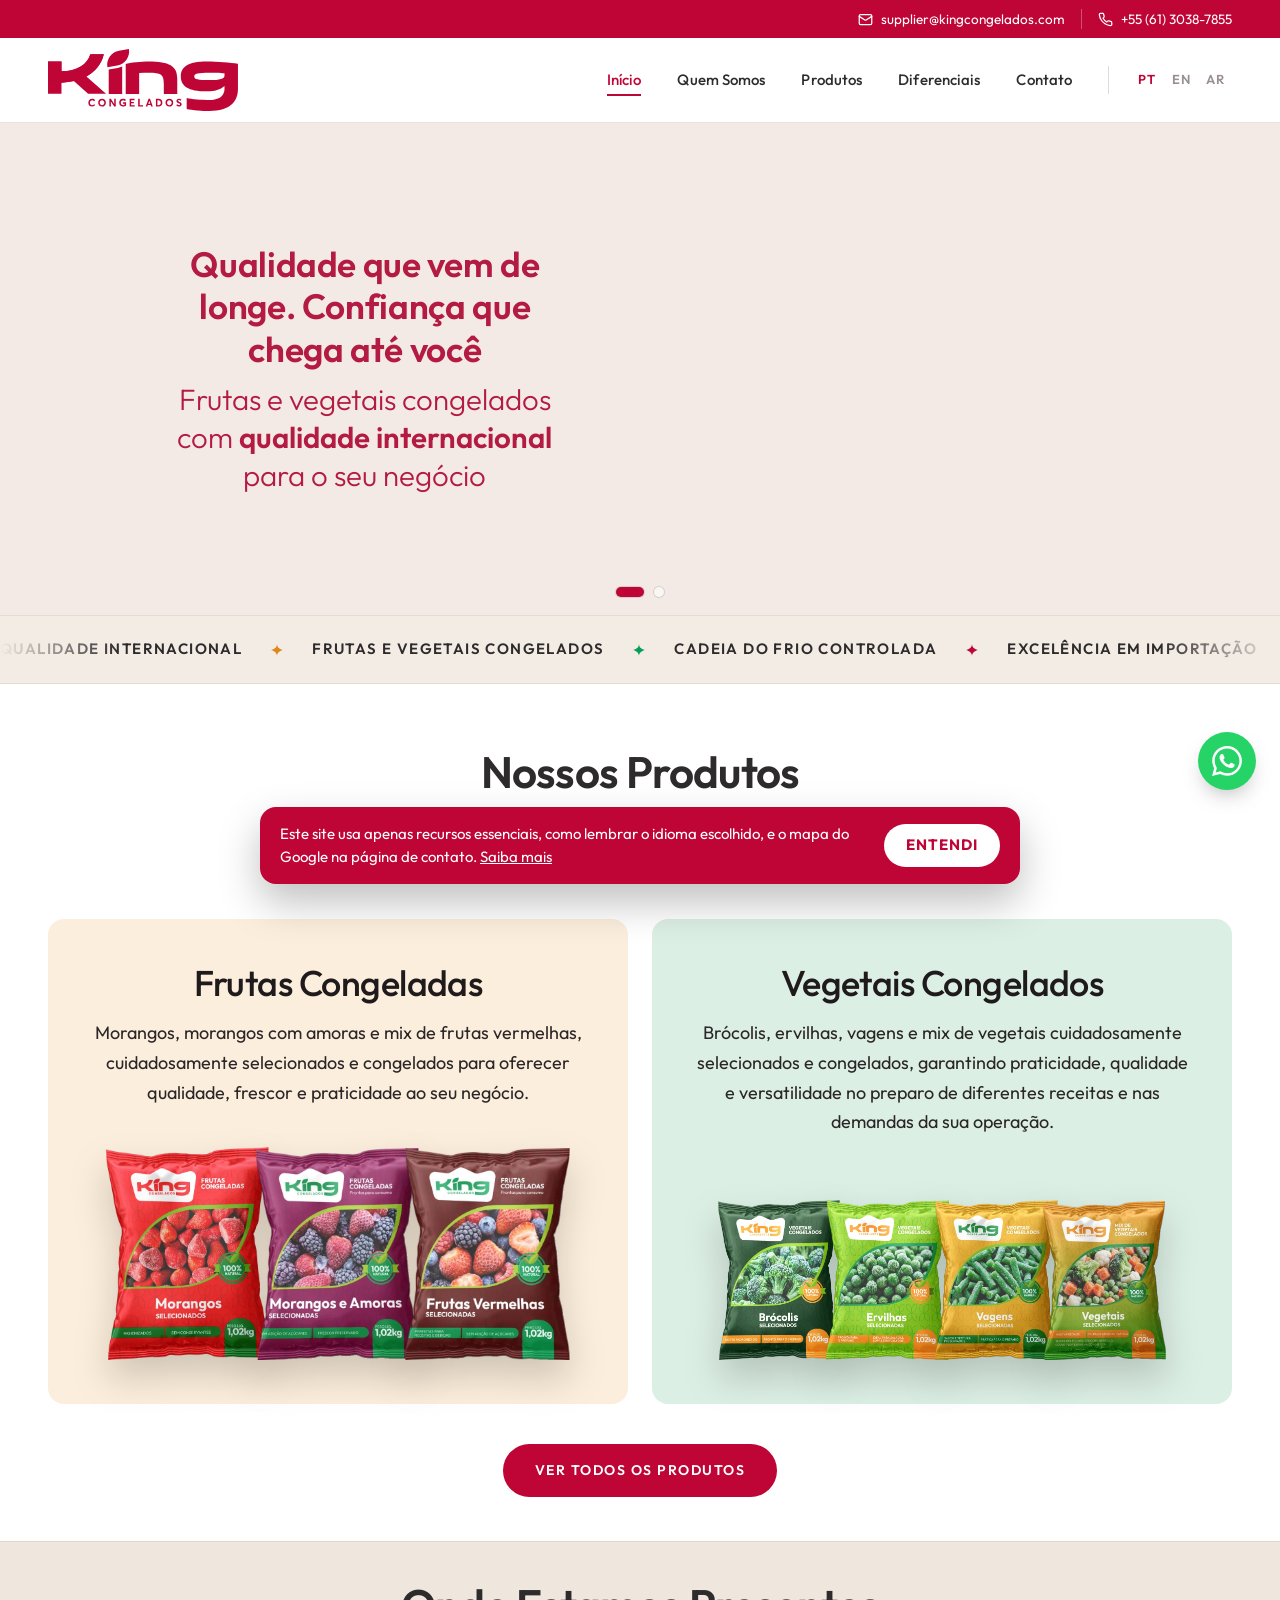
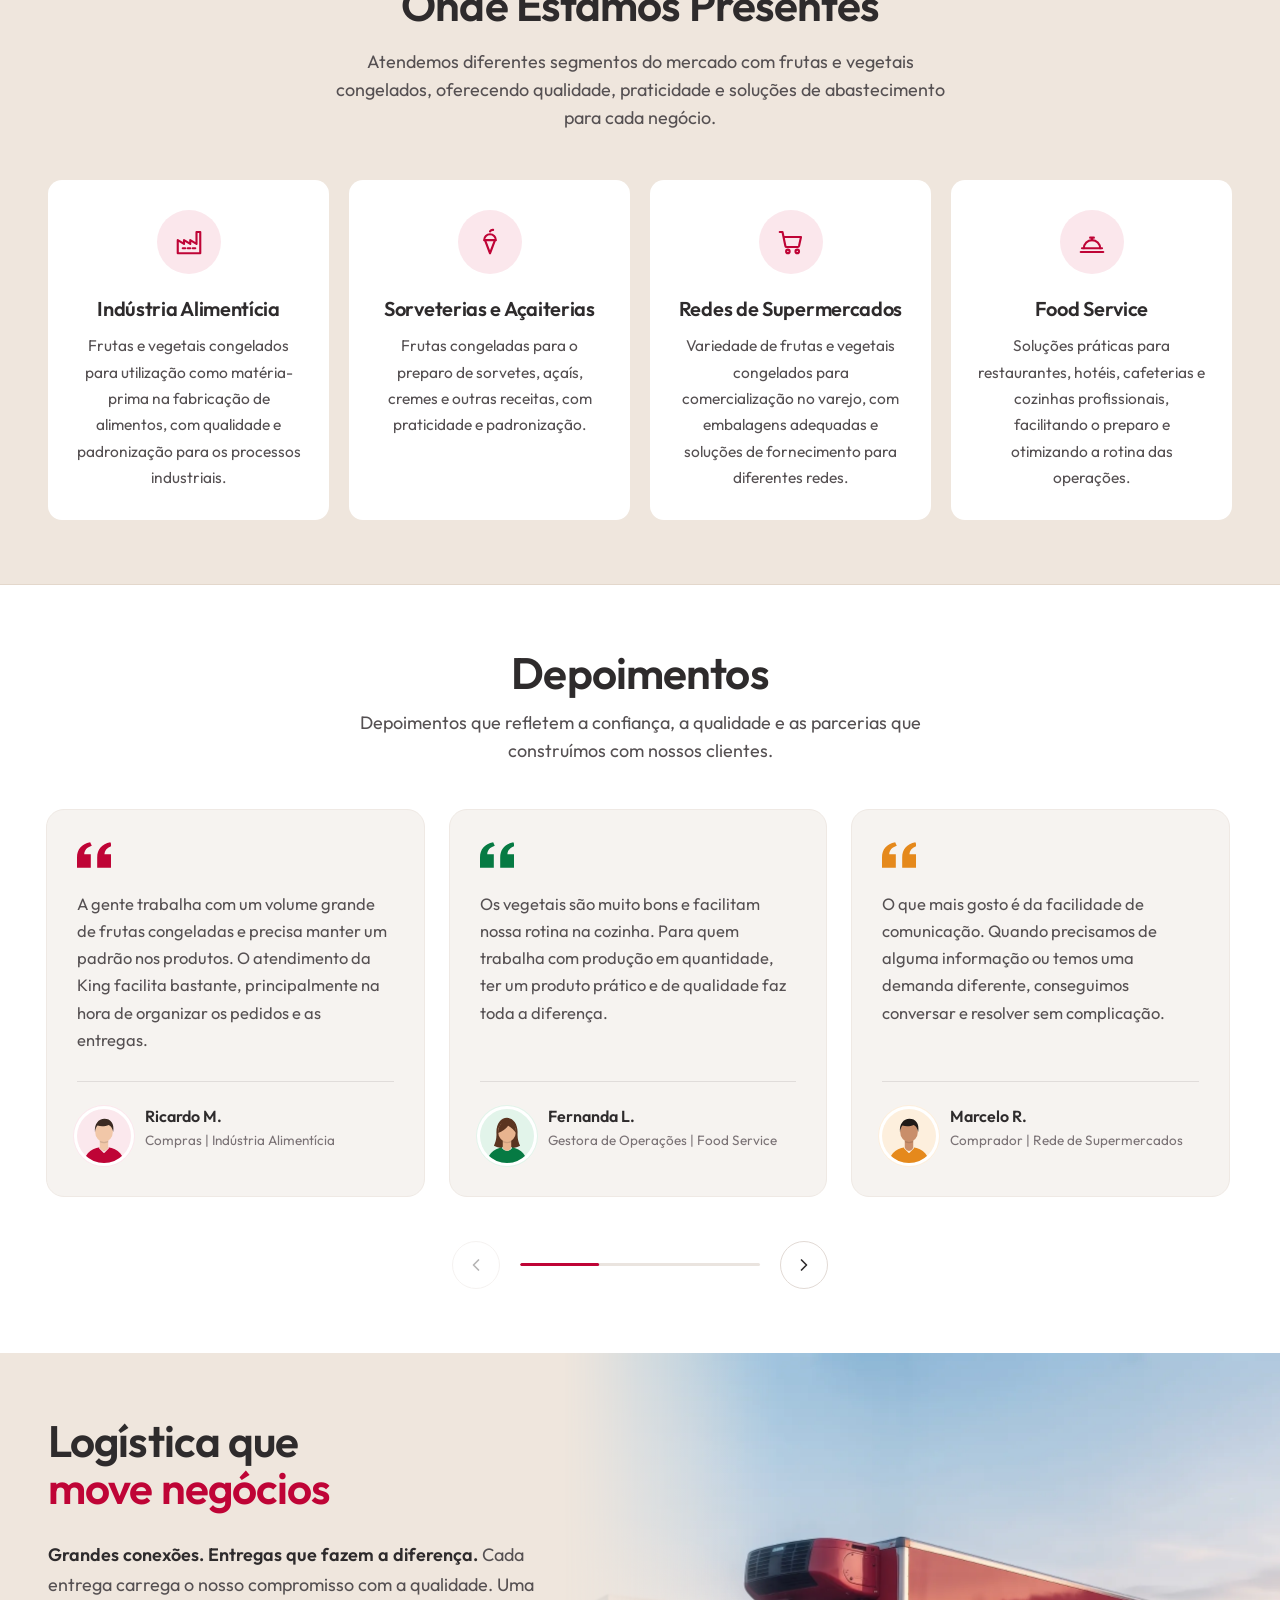
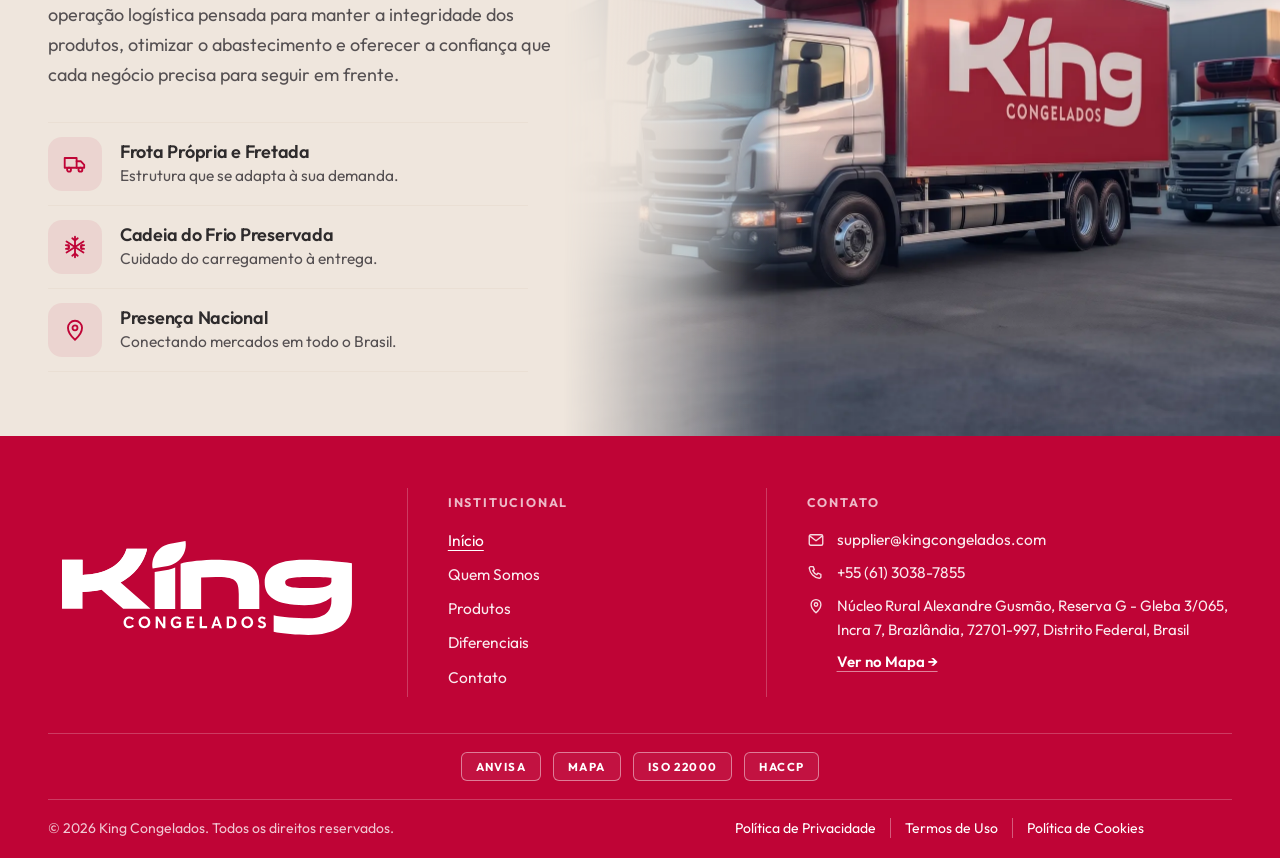
<file: index.html>
<!DOCTYPE html>
<html lang="pt-BR">
<head>
<meta charset="UTF-8">
<meta name="viewport" content="width=device-width, initial-scale=1">
<title>King Congelados</title>
<meta name="description" content="Importação e distribuição B2B de frutas e vegetais congelados King, com cadeia do frio a -18 °C para todo o Brasil.">
<meta name="robots" content="index, follow, max-image-preview:large">
<meta name="theme-color" content="#BF0436">
<link rel="canonical" href="https://kingcongelados.com/">
<meta property="og:locale" content="pt_BR">
<meta property="og:site_name" content="King Congelados">
<meta property="og:type" content="website">
<meta property="og:title" content="King Congelados">
<meta property="og:description" content="Importação e distribuição B2B de frutas e vegetais congelados King, com cadeia do frio a -18 °C para todo o Brasil.">
<meta property="og:image" content="https://kingcongelados.com/assets/img/produtos/embalagens/morangos.webp">
<meta property="og:url" content="https://kingcongelados.com/">
<meta name="twitter:card" content="summary_large_image">
<meta name="twitter:title" content="King Congelados">
<meta name="twitter:description" content="Importação e distribuição B2B de frutas e vegetais congelados King, com cadeia do frio a -18 °C para todo o Brasil.">
<meta name="twitter:image" content="https://kingcongelados.com/assets/img/produtos/embalagens/morangos.webp">
<script type="application/ld+json">{"@context":"https://schema.org","@graph":[{"@type":"Organization","@id":"https://kingcongelados.com/#organizacao","name":"King Congelados","url":"https://kingcongelados.com/","logo":"https://kingcongelados.com/assets/img/marca/favicon.png","image":"https://kingcongelados.com/assets/img/produtos/embalagens/morangos.webp","description":"Importador e distribuidor B2B de frutas e vegetais congelados, com cadeia do frio controlada a -18 °C, para indústria, varejo e food service.","email":"supplier@kingcongelados.com","telephone":"+55-61-3038-7855","address":{"@type":"PostalAddress","streetAddress":"Núcleo Rural Alexandre Gusmão, Reserva G - Gleba 3/065","addressLocality":"Brazlândia","postalCode":"72701-997","addressRegion":"DF","addressCountry":"BR"},"areaServed":"BR","sameAs":["https://instagram.com/kingcongelado"],"contactPoint":{"@type":"ContactPoint","telephone":"+55-61-3038-7855","email":"supplier@kingcongelados.com","contactType":"sales","areaServed":"BR","availableLanguage":["Portuguese","English","Arabic"]}},{"@type":"WebSite","@id":"https://kingcongelados.com/#site","url":"https://kingcongelados.com/","name":"King Congelados","inLanguage":"pt-BR","publisher":{"@id":"https://kingcongelados.com/#organizacao"}}]}</script>
<link rel="preconnect" href="https://fonts.googleapis.com">
<link rel="preconnect" href="https://fonts.gstatic.com" crossorigin>
<link href="https://fonts.googleapis.com/css2?family=Outfit:wght@300;400;500;600;700;800&display=swap" rel="stylesheet">
<link rel="stylesheet" href="assets/css/style.css?v=202611231406">
<link rel="icon" type="image/png" sizes="32x32" href="assets/img/marca/favicon.png">
<link rel="apple-touch-icon" href="assets/img/marca/favicon.png">
<script src="assets/js/i18n.js?v=202611231406"></script>
<script src="assets/js/main.js?v=202611231406" defer></script>
</head>
<body data-page="inicio">

<a class="skip-link" href="#conteudo" data-i18n="nav.skip">Ir para o conteúdo</a>

<div class="topbar">
  <div class="container topbar__inner">
    <div class="topbar__end">
      <a class="topbar__link" href="mailto:supplier@kingcongelados.com"><svg viewBox="0 0 24 24" fill="none" stroke="currentColor" stroke-width="2" stroke-linecap="round" stroke-linejoin="round" aria-hidden="true"><rect width="20" height="16" x="2" y="4" rx="2"/><path d="m22 7-8.97 5.7a1.94 1.94 0 0 1-2.06 0L2 7"/></svg>supplier@kingcongelados.com</a>
      <a class="topbar__link" href="https://wa.me/556130387855" target="_blank" rel="noopener"><svg viewBox="0 0 24 24" fill="none" stroke="currentColor" stroke-width="2" stroke-linecap="round" stroke-linejoin="round" aria-hidden="true"><path d="M22 16.92v3a2 2 0 0 1-2.18 2 19.79 19.79 0 0 1-8.63-3.07 19.5 19.5 0 0 1-6-6 19.79 19.79 0 0 1-3.07-8.67A2 2 0 0 1 4.11 2h3a2 2 0 0 1 2 1.72c.13.96.36 1.9.7 2.81a2 2 0 0 1-.45 2.11L8.09 9.91a16 16 0 0 0 6 6l1.27-1.27a2 2 0 0 1 2.11-.45c.91.34 1.85.57 2.81.7A2 2 0 0 1 22 16.92z"/></svg><span dir="ltr">+55 (61) 3038-7855</span></a>
    </div>
  </div>
</div>

<header class="site-header">
  <div class="container site-header__bar">
    <a class="logo" href="index.html" aria-label="King Congelados — página inicial" data-i18n-attr="aria-label:nav.home"><img src="assets/img/marca/logo-king-vermelho.svg" alt="" width="190" height="62"></a>

    <nav class="nav" aria-label="Menu principal" data-i18n-attr="aria-label:nav.menuLabel">
      <a class="nav__link" href="index.html" data-nav="inicio" aria-current="page" data-i18n="common.home">Início</a>
      <a class="nav__link" href="quem-somos.html" data-nav="quem-somos" data-i18n="nav.about">Quem Somos</a>
      <a class="nav__link" href="produtos.html" data-nav="produtos" data-i18n="nav.products">Produtos</a>
      <a class="nav__link" href="diferenciais.html" data-nav="diferenciais" data-i18n="nav.differentials">Diferenciais</a>
      <a class="nav__link" href="contato.html" data-nav="contato" data-i18n="nav.contact">Contato</a>
    </nav>

    <div class="lang-switch lang-switch--bar" role="group" aria-label="Idioma" data-i18n-attr="aria-label:nav.langLabel">
      <button type="button" class="lang-btn" data-lang="PT" aria-pressed="true" lang="pt-BR">PT</button>
      <button type="button" class="lang-btn" data-lang="EN" aria-pressed="false" lang="en">EN</button>
      <button type="button" class="lang-btn" data-lang="AR" aria-pressed="false" lang="ar">AR</button>
    </div>

    <button class="nav-toggle" type="button" aria-expanded="false" aria-controls="mobile-menu" aria-label="Abrir menu">
      <svg class="icon-open" viewBox="0 0 24 24" fill="none" stroke="currentColor" stroke-width="2" stroke-linecap="round" aria-hidden="true"><path d="M4 6h16M4 12h16M4 18h16"/></svg>
      <svg class="icon-close" viewBox="0 0 24 24" fill="none" stroke="currentColor" stroke-width="2" stroke-linecap="round" aria-hidden="true"><path d="M18 6 6 18M6 6l12 12"/></svg>
    </button>
  </div>

  <div class="mobile-menu" id="mobile-menu" hidden>
    <nav class="mobile-menu__nav" aria-label="Menu principal" data-i18n-attr="aria-label:nav.menuLabel">
      <a href="index.html" data-nav="inicio" aria-current="page" data-i18n="common.home">Início</a>
      <a href="quem-somos.html" data-nav="quem-somos" data-i18n="nav.about">Quem Somos</a>
      <a href="produtos.html" data-nav="produtos" data-i18n="nav.products">Produtos</a>
      <a href="diferenciais.html" data-nav="diferenciais" data-i18n="nav.differentials">Diferenciais</a>
      <a href="contato.html" data-nav="contato" data-i18n="nav.contact">Contato</a>
    </nav>
    <div class="lang-switch" role="group" aria-label="Idioma" data-i18n-attr="aria-label:nav.langLabel">
      <button type="button" class="lang-btn" data-lang="PT" aria-pressed="true" lang="pt-BR">PT</button>
      <button type="button" class="lang-btn" data-lang="EN" aria-pressed="false" lang="en">EN</button>
      <button type="button" class="lang-btn" data-lang="AR" aria-pressed="false" lang="ar">AR</button>
    </div>
  </div>
</header>

<main id="conteudo">

  <section class="hb" aria-roledescription="carousel" aria-label="Destaques King Congelados" data-i18n-attr="aria-label:hero.label">
    <ul class="hb__track">
      <li class="hb__slide hb__slide--frutas is-active" aria-roledescription="slide">
        <div class="hb__frame">
        <picture class="hb__img">
          <source media="(max-width:767px)" srcset="assets/img/fotos/banner-home-frutas-mobile.webp">
          <img src="assets/img/fotos/banner-home-frutas.webp" width="1920" height="609" alt="" fetchpriority="high" decoding="async">
        </picture>
        </div>
        <div class="hb__text">
          <h1 class="hb__title" data-i18n="hero.s2Title">Qualidade que vem de longe. Confiança que chega até você</h1>
          <p class="hb__sub" data-i18n-html="hero.s2TextHTML">Frutas e vegetais congelados com <strong>qualidade internacional</strong> para o seu negócio</p>
        </div>
      </li>
      <li class="hb__slide hb__slide--mundo" aria-roledescription="slide" aria-hidden="true">
        <div class="hb__frame">
        <picture class="hb__img">
          <source media="(max-width:767px)" srcset="assets/img/fotos/banner-home-mundo-mobile.webp">
          <img src="assets/img/fotos/banner-home-mundo.webp" width="1920" height="609" alt="" loading="lazy" decoding="async">
        </picture>
        </div>
        <div class="hb__text">
          <h2 class="hb__title" data-i18n="hero.s1Title">Conectamos o mundo ao seu negócio</h2>
          <p class="hb__sub" data-i18n-html="hero.s1TextHTML">Importação e distribuição de congelados com <strong>segurança e eficiência logística</strong></p>
        </div>
      </li>
    </ul>
    <div class="hb__dots">
      <button type="button" class="hb__dot is-active" aria-label="1" aria-current="true"></button>
      <button type="button" class="hb__dot" aria-label="2"></button>
    </div>
  </section>

  <section class="ticker" aria-label="Destaques">
    <div class="ticker__track">
        <ul class="ticker__list">
          <li><span data-i18n="trust.w1">Qualidade Internacional</span><svg class="ticker__mark" viewBox="0 0 24 24" aria-hidden="true"><path d="M12 2c.6 4.9 2.6 7.4 10 10-7.4 2.6-9.4 5.1-10 10-.6-4.9-2.6-7.4-10-10 7.4-2.6 9.4-5.1 10-10Z" fill="currentColor"/></svg></li>
          <li><span data-i18n="trust.w2">Frutas e Vegetais Congelados</span><svg class="ticker__mark" viewBox="0 0 24 24" aria-hidden="true"><path d="M12 2c.6 4.9 2.6 7.4 10 10-7.4 2.6-9.4 5.1-10 10-.6-4.9-2.6-7.4-10-10 7.4-2.6 9.4-5.1 10-10Z" fill="currentColor"/></svg></li>
          <li><span data-i18n="trust.w3">Cadeia do Frio Controlada</span><svg class="ticker__mark" viewBox="0 0 24 24" aria-hidden="true"><path d="M12 2c.6 4.9 2.6 7.4 10 10-7.4 2.6-9.4 5.1-10 10-.6-4.9-2.6-7.4-10-10 7.4-2.6 9.4-5.1 10-10Z" fill="currentColor"/></svg></li>
          <li><span data-i18n="trust.w4">Excelência em Importação</span><svg class="ticker__mark" viewBox="0 0 24 24" aria-hidden="true"><path d="M12 2c.6 4.9 2.6 7.4 10 10-7.4 2.6-9.4 5.1-10 10-.6-4.9-2.6-7.4-10-10 7.4-2.6 9.4-5.1 10-10Z" fill="currentColor"/></svg></li>
          <li><span data-i18n="trust.w5">Distribuição em Todo o Brasil</span><svg class="ticker__mark" viewBox="0 0 24 24" aria-hidden="true"><path d="M12 2c.6 4.9 2.6 7.4 10 10-7.4 2.6-9.4 5.1-10 10-.6-4.9-2.6-7.4-10-10 7.4-2.6 9.4-5.1 10-10Z" fill="currentColor"/></svg></li>
          <li><span data-i18n="trust.w6">Atendimento Especializado B2B</span><svg class="ticker__mark" viewBox="0 0 24 24" aria-hidden="true"><path d="M12 2c.6 4.9 2.6 7.4 10 10-7.4 2.6-9.4 5.1-10 10-.6-4.9-2.6-7.4-10-10 7.4-2.6 9.4-5.1 10-10Z" fill="currentColor"/></svg></li>
          <li><span data-i18n="trust.w7">Segurança Alimentar</span><svg class="ticker__mark" viewBox="0 0 24 24" aria-hidden="true"><path d="M12 2c.6 4.9 2.6 7.4 10 10-7.4 2.6-9.4 5.1-10 10-.6-4.9-2.6-7.4-10-10 7.4-2.6 9.4-5.1 10-10Z" fill="currentColor"/></svg></li>
          <li><span data-i18n="trust.w8">Rastreabilidade dos Produtos</span><svg class="ticker__mark" viewBox="0 0 24 24" aria-hidden="true"><path d="M12 2c.6 4.9 2.6 7.4 10 10-7.4 2.6-9.4 5.1-10 10-.6-4.9-2.6-7.4-10-10 7.4-2.6 9.4-5.1 10-10Z" fill="currentColor"/></svg></li>
          <li><span data-i18n="trust.w9">Tecnologia de Congelamento</span><svg class="ticker__mark" viewBox="0 0 24 24" aria-hidden="true"><path d="M12 2c.6 4.9 2.6 7.4 10 10-7.4 2.6-9.4 5.1-10 10-.6-4.9-2.6-7.4-10-10 7.4-2.6 9.4-5.1 10-10Z" fill="currentColor"/></svg></li>
          <li><span data-i18n="trust.w10">Logística Refrigerada</span><svg class="ticker__mark" viewBox="0 0 24 24" aria-hidden="true"><path d="M12 2c.6 4.9 2.6 7.4 10 10-7.4 2.6-9.4 5.1-10 10-.6-4.9-2.6-7.4-10-10 7.4-2.6 9.4-5.1 10-10Z" fill="currentColor"/></svg></li>
          <li><span data-i18n="trust.w11">Seleção Rigorosa de Produtos</span><svg class="ticker__mark" viewBox="0 0 24 24" aria-hidden="true"><path d="M12 2c.6 4.9 2.6 7.4 10 10-7.4 2.6-9.4 5.1-10 10-.6-4.9-2.6-7.4-10-10 7.4-2.6 9.4-5.1 10-10Z" fill="currentColor"/></svg></li>
          <li><span data-i18n="trust.w12">Compromisso com a Qualidade</span><svg class="ticker__mark" viewBox="0 0 24 24" aria-hidden="true"><path d="M12 2c.6 4.9 2.6 7.4 10 10-7.4 2.6-9.4 5.1-10 10-.6-4.9-2.6-7.4-10-10 7.4-2.6 9.4-5.1 10-10Z" fill="currentColor"/></svg></li>
          <li><span data-i18n="trust.w13">Parcerias Comerciais de Confiança</span><svg class="ticker__mark" viewBox="0 0 24 24" aria-hidden="true"><path d="M12 2c.6 4.9 2.6 7.4 10 10-7.4 2.6-9.4 5.1-10 10-.6-4.9-2.6-7.4-10-10 7.4-2.6 9.4-5.1 10-10Z" fill="currentColor"/></svg></li>
          <li><span data-i18n="trust.w14">Soluções para Indústrias e Varejo</span><svg class="ticker__mark" viewBox="0 0 24 24" aria-hidden="true"><path d="M12 2c.6 4.9 2.6 7.4 10 10-7.4 2.6-9.4 5.1-10 10-.6-4.9-2.6-7.4-10-10 7.4-2.6 9.4-5.1 10-10Z" fill="currentColor"/></svg></li>
          <li><span data-i18n="trust.w15">Experiência no Mercado Internacional</span><svg class="ticker__mark" viewBox="0 0 24 24" aria-hidden="true"><path d="M12 2c.6 4.9 2.6 7.4 10 10-7.4 2.6-9.4 5.1-10 10-.6-4.9-2.6-7.4-10-10 7.4-2.6 9.4-5.1 10-10Z" fill="currentColor"/></svg></li>
          <li><span data-i18n="trust.w16">Eficiência em Cada Entrega</span><svg class="ticker__mark" viewBox="0 0 24 24" aria-hidden="true"><path d="M12 2c.6 4.9 2.6 7.4 10 10-7.4 2.6-9.4 5.1-10 10-.6-4.9-2.6-7.4-10-10 7.4-2.6 9.4-5.1 10-10Z" fill="currentColor"/></svg></li>
        </ul>
        <ul class="ticker__list" aria-hidden="true">
          <li><span data-i18n="trust.w1">Qualidade Internacional</span><svg class="ticker__mark" viewBox="0 0 24 24" aria-hidden="true"><path d="M12 2c.6 4.9 2.6 7.4 10 10-7.4 2.6-9.4 5.1-10 10-.6-4.9-2.6-7.4-10-10 7.4-2.6 9.4-5.1 10-10Z" fill="currentColor"/></svg></li>
          <li><span data-i18n="trust.w2">Frutas e Vegetais Congelados</span><svg class="ticker__mark" viewBox="0 0 24 24" aria-hidden="true"><path d="M12 2c.6 4.9 2.6 7.4 10 10-7.4 2.6-9.4 5.1-10 10-.6-4.9-2.6-7.4-10-10 7.4-2.6 9.4-5.1 10-10Z" fill="currentColor"/></svg></li>
          <li><span data-i18n="trust.w3">Cadeia do Frio Controlada</span><svg class="ticker__mark" viewBox="0 0 24 24" aria-hidden="true"><path d="M12 2c.6 4.9 2.6 7.4 10 10-7.4 2.6-9.4 5.1-10 10-.6-4.9-2.6-7.4-10-10 7.4-2.6 9.4-5.1 10-10Z" fill="currentColor"/></svg></li>
          <li><span data-i18n="trust.w4">Excelência em Importação</span><svg class="ticker__mark" viewBox="0 0 24 24" aria-hidden="true"><path d="M12 2c.6 4.9 2.6 7.4 10 10-7.4 2.6-9.4 5.1-10 10-.6-4.9-2.6-7.4-10-10 7.4-2.6 9.4-5.1 10-10Z" fill="currentColor"/></svg></li>
          <li><span data-i18n="trust.w5">Distribuição em Todo o Brasil</span><svg class="ticker__mark" viewBox="0 0 24 24" aria-hidden="true"><path d="M12 2c.6 4.9 2.6 7.4 10 10-7.4 2.6-9.4 5.1-10 10-.6-4.9-2.6-7.4-10-10 7.4-2.6 9.4-5.1 10-10Z" fill="currentColor"/></svg></li>
          <li><span data-i18n="trust.w6">Atendimento Especializado B2B</span><svg class="ticker__mark" viewBox="0 0 24 24" aria-hidden="true"><path d="M12 2c.6 4.9 2.6 7.4 10 10-7.4 2.6-9.4 5.1-10 10-.6-4.9-2.6-7.4-10-10 7.4-2.6 9.4-5.1 10-10Z" fill="currentColor"/></svg></li>
          <li><span data-i18n="trust.w7">Segurança Alimentar</span><svg class="ticker__mark" viewBox="0 0 24 24" aria-hidden="true"><path d="M12 2c.6 4.9 2.6 7.4 10 10-7.4 2.6-9.4 5.1-10 10-.6-4.9-2.6-7.4-10-10 7.4-2.6 9.4-5.1 10-10Z" fill="currentColor"/></svg></li>
          <li><span data-i18n="trust.w8">Rastreabilidade dos Produtos</span><svg class="ticker__mark" viewBox="0 0 24 24" aria-hidden="true"><path d="M12 2c.6 4.9 2.6 7.4 10 10-7.4 2.6-9.4 5.1-10 10-.6-4.9-2.6-7.4-10-10 7.4-2.6 9.4-5.1 10-10Z" fill="currentColor"/></svg></li>
          <li><span data-i18n="trust.w9">Tecnologia de Congelamento</span><svg class="ticker__mark" viewBox="0 0 24 24" aria-hidden="true"><path d="M12 2c.6 4.9 2.6 7.4 10 10-7.4 2.6-9.4 5.1-10 10-.6-4.9-2.6-7.4-10-10 7.4-2.6 9.4-5.1 10-10Z" fill="currentColor"/></svg></li>
          <li><span data-i18n="trust.w10">Logística Refrigerada</span><svg class="ticker__mark" viewBox="0 0 24 24" aria-hidden="true"><path d="M12 2c.6 4.9 2.6 7.4 10 10-7.4 2.6-9.4 5.1-10 10-.6-4.9-2.6-7.4-10-10 7.4-2.6 9.4-5.1 10-10Z" fill="currentColor"/></svg></li>
          <li><span data-i18n="trust.w11">Seleção Rigorosa de Produtos</span><svg class="ticker__mark" viewBox="0 0 24 24" aria-hidden="true"><path d="M12 2c.6 4.9 2.6 7.4 10 10-7.4 2.6-9.4 5.1-10 10-.6-4.9-2.6-7.4-10-10 7.4-2.6 9.4-5.1 10-10Z" fill="currentColor"/></svg></li>
          <li><span data-i18n="trust.w12">Compromisso com a Qualidade</span><svg class="ticker__mark" viewBox="0 0 24 24" aria-hidden="true"><path d="M12 2c.6 4.9 2.6 7.4 10 10-7.4 2.6-9.4 5.1-10 10-.6-4.9-2.6-7.4-10-10 7.4-2.6 9.4-5.1 10-10Z" fill="currentColor"/></svg></li>
          <li><span data-i18n="trust.w13">Parcerias Comerciais de Confiança</span><svg class="ticker__mark" viewBox="0 0 24 24" aria-hidden="true"><path d="M12 2c.6 4.9 2.6 7.4 10 10-7.4 2.6-9.4 5.1-10 10-.6-4.9-2.6-7.4-10-10 7.4-2.6 9.4-5.1 10-10Z" fill="currentColor"/></svg></li>
          <li><span data-i18n="trust.w14">Soluções para Indústrias e Varejo</span><svg class="ticker__mark" viewBox="0 0 24 24" aria-hidden="true"><path d="M12 2c.6 4.9 2.6 7.4 10 10-7.4 2.6-9.4 5.1-10 10-.6-4.9-2.6-7.4-10-10 7.4-2.6 9.4-5.1 10-10Z" fill="currentColor"/></svg></li>
          <li><span data-i18n="trust.w15">Experiência no Mercado Internacional</span><svg class="ticker__mark" viewBox="0 0 24 24" aria-hidden="true"><path d="M12 2c.6 4.9 2.6 7.4 10 10-7.4 2.6-9.4 5.1-10 10-.6-4.9-2.6-7.4-10-10 7.4-2.6 9.4-5.1 10-10Z" fill="currentColor"/></svg></li>
          <li><span data-i18n="trust.w16">Eficiência em Cada Entrega</span><svg class="ticker__mark" viewBox="0 0 24 24" aria-hidden="true"><path d="M12 2c.6 4.9 2.6 7.4 10 10-7.4 2.6-9.4 5.1-10 10-.6-4.9-2.6-7.4-10-10 7.4-2.6 9.4-5.1 10-10Z" fill="currentColor"/></svg></li>
        </ul>
    </div>
  </section>

  <section class="section showcase scroll-animate">
    <div class="container">
      <div class="section-head">
        <h2 class="section-title" data-i18n-html="cf.titleHTML"><span class="t-green">Nossos </span><span class="t-red">Produtos</span></h2>
        <p class="section-sub" data-i18n="cf.sub">Frutas e vegetais congelados com qualidade e praticidade para atender às necessidades da indústria, do varejo e do food service.</p>
      </div>
    </div>
  </section>

    <section class="section product-lines">
    <div class="container product-lines__grid">
      <div class="line line--fruit" id="frutas">
        <h2 class="line__title" data-i18n="lines.fruitTitle">Frutas Congeladas</h2>
        <p class="line__desc" data-i18n="lines.fruitText">Morangos, morangos com amoras e mix de frutas vermelhas, cuidadosamente selecionados e congelados para oferecer qualidade, frescor e praticidade ao seu negócio.</p>
        <div class="line__packs">
            <img src="assets/img/produtos/embalagens/morangos.webp" width="479" height="620" alt="" decoding="async" style="--i:0;--n:3">
            <img src="assets/img/produtos/embalagens/morangos-e-amoras.webp" width="479" height="620" alt="" decoding="async" style="--i:1;--n:3">
            <img src="assets/img/produtos/embalagens/frutas-vermelhas.webp" width="479" height="620" alt="" decoding="async" style="--i:2;--n:3">
        </div>
      </div>
      <div class="line line--veg" id="vegetais">
        <h2 class="line__title" data-i18n="lines.vegTitle">Vegetais Congelados</h2>
        <p class="line__desc" data-i18n="lines.vegText">Brócolis, ervilhas, vagens e mix de vegetais cuidadosamente selecionados e congelados, garantindo praticidade, qualidade e versatilidade no preparo de diferentes receitas e nas demandas da sua operação.</p>
        <div class="line__packs">
            <img src="assets/img/produtos/embalagens/brocolis.webp" width="479" height="620" alt="" decoding="async" style="--i:0;--n:4">
            <img src="assets/img/produtos/embalagens/ervilhas.webp" width="479" height="620" alt="" decoding="async" style="--i:1;--n:4">
            <img src="assets/img/produtos/embalagens/vagens.webp" width="479" height="620" alt="" decoding="async" style="--i:2;--n:4">
            <img src="assets/img/produtos/embalagens/mix-de-vegetais.webp" width="479" height="620" alt="" decoding="async" style="--i:3;--n:4">
        </div>
      </div>
    </div>
  </section>


  <section class="section showcase showcase--more">
    <div class="container">
      <p class="showcase__all"><a class="btn btn--red" href="produtos.html" data-i18n="common.seeAll">Ver Todos os Produtos</a></p>
    </div>
  </section>
    <section class="section segments scroll-animate">
    <div class="container">
      <div class="section-head">
        <h2 class="section-title" data-i18n-html="seg.titleHTML">Onde Estamos Presentes</h2>
        <p class="section-sub" data-i18n="seg.sub">Atendemos diferentes segmentos do mercado com frutas e vegetais congelados, oferecendo qualidade, praticidade e soluções de abastecimento para cada negócio.</p>
      </div>
      <div class="segments__grid">
        <div class="seg-card card-3d">
          <span class="seg-card__icon" aria-hidden="true"><svg viewBox="0 0 24 24" fill="none" stroke="currentColor" stroke-width="1.7" stroke-linecap="round" stroke-linejoin="round"><path d="M3 21V10.5l5 3v-3l5 3v-3l5 3V4h3v17Z"/><path d="M7 17h2M11 17h2M15 17h2"/></svg></span>
          <h3 class="seg-card__title" data-i18n="seg.s1Title">Indústria Alimentícia</h3>
          <p class="seg-card__text" data-i18n="seg.s1Desc">Frutas e vegetais congelados para utilização como matéria-prima na fabricação de alimentos, com qualidade e padronização para os processos industriais.</p>
        </div>
        <div class="seg-card card-3d">
          <span class="seg-card__icon" aria-hidden="true"><svg viewBox="0 0 24 24" fill="none" stroke="currentColor" stroke-width="1.7" stroke-linecap="round" stroke-linejoin="round"><path d="M8 10.5 12 21l4-10.5"/><path d="M7.3 10.5a4.7 4.7 0 1 1 9.4 0Z"/><path d="M12 3.5c.6-.9 1.5-1.3 2.5-1.2"/></svg></span>
          <h3 class="seg-card__title" data-i18n="seg.s2Title">Sorveterias e Açaiterias</h3>
          <p class="seg-card__text" data-i18n="seg.s2Desc">Frutas congeladas para o preparo de sorvetes, açaís, cremes e outras receitas, com praticidade e padronização.</p>
        </div>
        <div class="seg-card card-3d">
          <span class="seg-card__icon" aria-hidden="true"><svg viewBox="0 0 24 24" fill="none" stroke="currentColor" stroke-width="1.7" stroke-linecap="round" stroke-linejoin="round"><path d="M3 4h2.2l2.3 11.2a1 1 0 0 0 1 .8h8.9a1 1 0 0 0 1-.76L20 8H6.2"/><circle cx="9.5" cy="19.5" r="1.4"/><circle cx="17" cy="19.5" r="1.4"/></svg></span>
          <h3 class="seg-card__title" data-i18n="seg.s3Title">Redes de Supermercados</h3>
          <p class="seg-card__text" data-i18n="seg.s3Desc">Variedade de frutas e vegetais congelados para comercialização no varejo, com embalagens adequadas e soluções de fornecimento para diferentes redes.</p>
        </div>
        <div class="seg-card card-3d">
          <span class="seg-card__icon" aria-hidden="true"><svg viewBox="0 0 24 24" fill="none" stroke="currentColor" stroke-width="1.7" stroke-linecap="round" stroke-linejoin="round"><path d="M4 17h16"/><path d="M5.5 17a6.5 6.5 0 0 1 13 0"/><path d="M12 10.5V8.8"/><path d="M10.5 8.5h3"/><path d="M3 20h18"/></svg></span>
          <h3 class="seg-card__title" data-i18n="seg.s4Title">Food Service</h3>
          <p class="seg-card__text" data-i18n="seg.s4Desc">Soluções práticas para restaurantes, hotéis, cafeterias e cozinhas profissionais, facilitando o preparo e otimizando a rotina das operações.</p>
        </div>
      </div>
    </div>
  </section>


  <section id="depoimentos" class="section depo scroll-animate" aria-labelledby="depo-titulo">
    <div class="container">
      <div class="depo__head">
        <h2 class="section-title" id="depo-titulo" data-i18n="nav.testimonials">Depoimentos</h2>
        <p class="section-sub" data-i18n="dep.sub">Depoimentos que refletem a confiança, a qualidade e as parcerias que construímos com nossos clientes.</p>
      </div>
      <ul class="depo__track" tabindex="0" aria-label="Depoimentos de clientes" data-i18n-attr="aria-label:dep.label">
          <li class="depo-card depo-card--c0">
            <svg class="depo-card__quote" viewBox="0 0 32 24" aria-hidden="true"><path d="M0 24V14.4C0 6.6 4.3 1.8 12.4 0l1.5 3.4C9.3 4.9 7 7.7 6.8 11.2H13V24H0Zm19 0V14.4C19 6.6 23.3 1.8 31.4 0l1.5 3.4c-4.6 1.5-6.9 4.3-7.1 7.8H32V24H19Z" fill="currentColor"/></svg>
            <blockquote class="depo-card__text"><p data-i18n="dep.t1">A gente trabalha com um volume grande de frutas congeladas e precisa manter um padrão nos produtos. O atendimento da King facilita bastante, principalmente na hora de organizar os pedidos e as entregas.</p></blockquote>
            <div class="depo-card__who">
              <span class="depo-card__avatar"><svg viewBox="0 0 64 64" aria-hidden="true"><path d="M8 64c1.5-12.5 11-19 24-19s22.5 6.5 24 19Z" fill="var(--c)"/><path d="M26.5 45.5 32 51l5.5-5.5" fill="none" stroke="#fff" stroke-width="2" stroke-linejoin="round" opacity=".85"/><path d="M27 35h10v9.5c0 2.8-2.2 5-5 5s-5-2.2-5-5Z" fill="#F1C7A8"/><path d="M27 39.5c3 1.6 7 1.6 10 0V37H27Z" fill="rgba(0,0,0,.12)"/><ellipse cx="32" cy="27" rx="10.5" ry="12" fill="#F1C7A8"/><path d="M21.3 27.5c-.9-9.6 4.2-15.8 11.2-15.8 7.4 0 12 5.6 10.4 15.6-.9-4.6-2.6-7.2-5.3-8.3-3.7 1.6-9.4 2-13.3.6-1.6 1.6-2.5 4.2-3 7.9Z" fill="#3A2A22"/></svg></span>
              <span class="depo-card__id">
                <strong class="depo-card__name">Ricardo M.</strong>
                <span class="depo-card__role" data-i18n="dep.r1">Compras | Indústria Alimentícia</span>
              </span>
            </div>
          </li>
          <li class="depo-card depo-card--c1">
            <svg class="depo-card__quote" viewBox="0 0 32 24" aria-hidden="true"><path d="M0 24V14.4C0 6.6 4.3 1.8 12.4 0l1.5 3.4C9.3 4.9 7 7.7 6.8 11.2H13V24H0Zm19 0V14.4C19 6.6 23.3 1.8 31.4 0l1.5 3.4c-4.6 1.5-6.9 4.3-7.1 7.8H32V24H19Z" fill="currentColor"/></svg>
            <blockquote class="depo-card__text"><p data-i18n="dep.t2">Os vegetais são muito bons e facilitam nossa rotina na cozinha. Para quem trabalha com produção em quantidade, ter um produto prático e de qualidade faz toda a diferença.</p></blockquote>
            <div class="depo-card__who">
              <span class="depo-card__avatar"><svg viewBox="0 0 64 64" aria-hidden="true"><path d="M19.5 29c-.6-11 5-18.5 12.5-18.5S45.1 18 44.5 29c-.3 6 1.4 11 3 14.5-4.3 2.3-9.6 3.3-15.5 3.3S20.8 45.8 16.5 43.5c1.6-3.5 3.3-8.5 3-14.5Z" fill="#5A3420"/><path d="M8 64c1.5-12.5 11-19 24-19s22.5 6.5 24 19Z" fill="var(--c)"/><path d="M26.5 45.5Q32 52 37.5 45.5" fill="none" stroke="#fff" stroke-width="2" opacity=".85"/><path d="M27 35h10v9.5c0 2.8-2.2 5-5 5s-5-2.2-5-5Z" fill="#E8B48F"/><path d="M27 39.5c3 1.6 7 1.6 10 0V37H27Z" fill="rgba(0,0,0,.12)"/><ellipse cx="32" cy="27" rx="10.5" ry="12" fill="#E8B48F"/><path d="M21.4 28.5c.2-8.6 4.6-14.3 10.8-14.3 6.4 0 10.7 5.4 10.5 14.3-2.2-3.5-5.6-6.6-9.3-8.7-2.6 3.8-7.1 6.9-12 8.7Z" fill="#5A3420"/></svg></span>
              <span class="depo-card__id">
                <strong class="depo-card__name">Fernanda L.</strong>
                <span class="depo-card__role" data-i18n="dep.r2">Gestora de Operações | Food Service</span>
              </span>
            </div>
          </li>
          <li class="depo-card depo-card--c2">
            <svg class="depo-card__quote" viewBox="0 0 32 24" aria-hidden="true"><path d="M0 24V14.4C0 6.6 4.3 1.8 12.4 0l1.5 3.4C9.3 4.9 7 7.7 6.8 11.2H13V24H0Zm19 0V14.4C19 6.6 23.3 1.8 31.4 0l1.5 3.4c-4.6 1.5-6.9 4.3-7.1 7.8H32V24H19Z" fill="currentColor"/></svg>
            <blockquote class="depo-card__text"><p data-i18n="dep.t3">O que mais gosto é da facilidade de comunicação. Quando precisamos de alguma informação ou temos uma demanda diferente, conseguimos conversar e resolver sem complicação.</p></blockquote>
            <div class="depo-card__who">
              <span class="depo-card__avatar"><svg viewBox="0 0 64 64" aria-hidden="true"><path d="M8 64c1.5-12.5 11-19 24-19s22.5 6.5 24 19Z" fill="var(--c)"/><path d="M26.5 45.5 32 51l5.5-5.5" fill="none" stroke="#fff" stroke-width="2" stroke-linejoin="round" opacity=".85"/><path d="M27 35h10v9.5c0 2.8-2.2 5-5 5s-5-2.2-5-5Z" fill="#C98E6A"/><path d="M27 39.5c3 1.6 7 1.6 10 0V37H27Z" fill="rgba(0,0,0,.12)"/><ellipse cx="32" cy="27" rx="10.5" ry="12" fill="#C98E6A"/><path d="M21.3 27.5c-.9-9.6 4.2-15.8 11.2-15.8 7.4 0 12 5.6 10.4 15.6-.9-4.6-2.6-7.2-5.3-8.3-3.7 1.6-9.4 2-13.3.6-1.6 1.6-2.5 4.2-3 7.9Z" fill="#1F1A17"/></svg></span>
              <span class="depo-card__id">
                <strong class="depo-card__name">Marcelo R.</strong>
                <span class="depo-card__role" data-i18n="dep.r3">Comprador | Rede de Supermercados</span>
              </span>
            </div>
          </li>
          <li class="depo-card depo-card--c0">
            <svg class="depo-card__quote" viewBox="0 0 32 24" aria-hidden="true"><path d="M0 24V14.4C0 6.6 4.3 1.8 12.4 0l1.5 3.4C9.3 4.9 7 7.7 6.8 11.2H13V24H0Zm19 0V14.4C19 6.6 23.3 1.8 31.4 0l1.5 3.4c-4.6 1.5-6.9 4.3-7.1 7.8H32V24H19Z" fill="currentColor"/></svg>
            <blockquote class="depo-card__text"><p data-i18n="dep.t4">Usamos bastante morango congelado nas nossas receitas. A qualidade da fruta é importante porque interfere diretamente no resultado final. É um produto que atende bem ao que precisamos.</p></blockquote>
            <div class="depo-card__who">
              <span class="depo-card__avatar"><svg viewBox="0 0 64 64" aria-hidden="true"><path d="M19.5 29c-.6-11 5-18.5 12.5-18.5S45.1 18 44.5 29c-.3 6 1.4 11 3 14.5-4.3 2.3-9.6 3.3-15.5 3.3S20.8 45.8 16.5 43.5c1.6-3.5 3.3-8.5 3-14.5Z" fill="#2E211B"/><path d="M8 64c1.5-12.5 11-19 24-19s22.5 6.5 24 19Z" fill="var(--c)"/><path d="M26.5 45.5Q32 52 37.5 45.5" fill="none" stroke="#fff" stroke-width="2" opacity=".85"/><path d="M27 35h10v9.5c0 2.8-2.2 5-5 5s-5-2.2-5-5Z" fill="#F3CDB2"/><path d="M27 39.5c3 1.6 7 1.6 10 0V37H27Z" fill="rgba(0,0,0,.12)"/><ellipse cx="32" cy="27" rx="10.5" ry="12" fill="#F3CDB2"/><path d="M21.4 28.5c.2-8.6 4.6-14.3 10.8-14.3 6.4 0 10.7 5.4 10.5 14.3-2.2-3.5-5.6-6.6-9.3-8.7-2.6 3.8-7.1 6.9-12 8.7Z" fill="#2E211B"/></svg></span>
              <span class="depo-card__id">
                <strong class="depo-card__name">Patrícia S.</strong>
                <span class="depo-card__role" data-i18n="dep.r4">Produção | Indústria de Sobremesas</span>
              </span>
            </div>
          </li>
          <li class="depo-card depo-card--c1">
            <svg class="depo-card__quote" viewBox="0 0 32 24" aria-hidden="true"><path d="M0 24V14.4C0 6.6 4.3 1.8 12.4 0l1.5 3.4C9.3 4.9 7 7.7 6.8 11.2H13V24H0Zm19 0V14.4C19 6.6 23.3 1.8 31.4 0l1.5 3.4c-4.6 1.5-6.9 4.3-7.1 7.8H32V24H19Z" fill="currentColor"/></svg>
            <blockquote class="depo-card__text"><p data-i18n="dep.t5">Já trabalhamos com vários fornecedores e sabemos como um bom atendimento faz diferença. Com a King, temos facilidade para negociar, tirar dúvidas e acompanhar os pedidos.</p></blockquote>
            <div class="depo-card__who">
              <span class="depo-card__avatar"><svg viewBox="0 0 64 64" aria-hidden="true"><path d="M8 64c1.5-12.5 11-19 24-19s22.5 6.5 24 19Z" fill="var(--c)"/><path d="M26.5 45.5 32 51l5.5-5.5" fill="none" stroke="#fff" stroke-width="2" stroke-linejoin="round" opacity=".85"/><path d="M27 35h10v9.5c0 2.8-2.2 5-5 5s-5-2.2-5-5Z" fill="#E9BB98"/><path d="M27 39.5c3 1.6 7 1.6 10 0V37H27Z" fill="rgba(0,0,0,.12)"/><ellipse cx="32" cy="27" rx="10.5" ry="12" fill="#E9BB98"/><path d="M21.3 27.5c-.9-9.6 4.2-15.8 11.2-15.8 7.4 0 12 5.6 10.4 15.6-.9-4.6-2.6-7.2-5.3-8.3-3.7 1.6-9.4 2-13.3.6-1.6 1.6-2.5 4.2-3 7.9Z" fill="#6B6260"/></svg></span>
              <span class="depo-card__id">
                <strong class="depo-card__name">Eduardo C.</strong>
                <span class="depo-card__role" data-i18n="dep.r5">Gerente de Suprimentos | Distribuição de Alimentos</span>
              </span>
            </div>
          </li>
          <li class="depo-card depo-card--c2">
            <svg class="depo-card__quote" viewBox="0 0 32 24" aria-hidden="true"><path d="M0 24V14.4C0 6.6 4.3 1.8 12.4 0l1.5 3.4C9.3 4.9 7 7.7 6.8 11.2H13V24H0Zm19 0V14.4C19 6.6 23.3 1.8 31.4 0l1.5 3.4c-4.6 1.5-6.9 4.3-7.1 7.8H32V24H19Z" fill="currentColor"/></svg>
            <blockquote class="depo-card__text"><p data-i18n="dep.t6">Para nossa produção, é importante ter previsibilidade. Não dá para ficar preocupada com matéria-prima toda semana. Ter um fornecedor organizado ajuda muito no planejamento.</p></blockquote>
            <div class="depo-card__who">
              <span class="depo-card__avatar"><svg viewBox="0 0 64 64" aria-hidden="true"><path d="M19.5 29c-.6-11 5-18.5 12.5-18.5S45.1 18 44.5 29c-.3 6 1.4 11 3 14.5-4.3 2.3-9.6 3.3-15.5 3.3S20.8 45.8 16.5 43.5c1.6-3.5 3.3-8.5 3-14.5Z" fill="#1F1A17"/><path d="M8 64c1.5-12.5 11-19 24-19s22.5 6.5 24 19Z" fill="var(--c)"/><path d="M26.5 45.5Q32 52 37.5 45.5" fill="none" stroke="#fff" stroke-width="2" opacity=".85"/><path d="M27 35h10v9.5c0 2.8-2.2 5-5 5s-5-2.2-5-5Z" fill="#B9805E"/><path d="M27 39.5c3 1.6 7 1.6 10 0V37H27Z" fill="rgba(0,0,0,.12)"/><ellipse cx="32" cy="27" rx="10.5" ry="12" fill="#B9805E"/><path d="M21.4 28.5c.2-8.6 4.6-14.3 10.8-14.3 6.4 0 10.7 5.4 10.5 14.3-2.2-3.5-5.6-6.6-9.3-8.7-2.6 3.8-7.1 6.9-12 8.7Z" fill="#1F1A17"/></svg></span>
              <span class="depo-card__id">
                <strong class="depo-card__name">Juliana A.</strong>
                <span class="depo-card__role" data-i18n="dep.r6">Responsável de Compras | Indústria Alimentícia</span>
              </span>
            </div>
          </li>
          <li class="depo-card depo-card--c0">
            <svg class="depo-card__quote" viewBox="0 0 32 24" aria-hidden="true"><path d="M0 24V14.4C0 6.6 4.3 1.8 12.4 0l1.5 3.4C9.3 4.9 7 7.7 6.8 11.2H13V24H0Zm19 0V14.4C19 6.6 23.3 1.8 31.4 0l1.5 3.4c-4.6 1.5-6.9 4.3-7.1 7.8H32V24H19Z" fill="currentColor"/></svg>
            <blockquote class="depo-card__text"><p data-i18n="dep.t7">É uma relação comercial tranquila. A equipe entende o que precisamos, os produtos têm boa aceitação e conseguimos manter uma comunicação próxima.</p></blockquote>
            <div class="depo-card__who">
              <span class="depo-card__avatar"><svg viewBox="0 0 64 64" aria-hidden="true"><path d="M8 64c1.5-12.5 11-19 24-19s22.5 6.5 24 19Z" fill="var(--c)"/><path d="M26.5 45.5 32 51l5.5-5.5" fill="none" stroke="#fff" stroke-width="2" stroke-linejoin="round" opacity=".85"/><path d="M27 35h10v9.5c0 2.8-2.2 5-5 5s-5-2.2-5-5Z" fill="#F1C7A8"/><path d="M27 39.5c3 1.6 7 1.6 10 0V37H27Z" fill="rgba(0,0,0,.12)"/><ellipse cx="32" cy="27" rx="10.5" ry="12" fill="#F1C7A8"/><path d="M21.3 27.5c-.9-9.6 4.2-15.8 11.2-15.8 7.4 0 12 5.6 10.4 15.6-.9-4.6-2.6-7.2-5.3-8.3-3.7 1.6-9.4 2-13.3.6-1.6 1.6-2.5 4.2-3 7.9Z" fill="#4A3428"/></svg></span>
              <span class="depo-card__id">
                <strong class="depo-card__name">Roberto P.</strong>
                <span class="depo-card__role" data-i18n="dep.r7">Gestor Comercial | Distribuidora de Alimentos</span>
              </span>
            </div>
          </li>
          <li class="depo-card depo-card--c1">
            <svg class="depo-card__quote" viewBox="0 0 32 24" aria-hidden="true"><path d="M0 24V14.4C0 6.6 4.3 1.8 12.4 0l1.5 3.4C9.3 4.9 7 7.7 6.8 11.2H13V24H0Zm19 0V14.4C19 6.6 23.3 1.8 31.4 0l1.5 3.4c-4.6 1.5-6.9 4.3-7.1 7.8H32V24H19Z" fill="currentColor"/></svg>
            <blockquote class="depo-card__text"><p data-i18n="dep.t8">Quando precisamos repor estoque, o atendimento faz diferença. Gosto da atenção que recebemos e da clareza nas informações. Isso ajuda bastante quem está do outro lado organizando as compras.</p></blockquote>
            <div class="depo-card__who">
              <span class="depo-card__avatar"><svg viewBox="0 0 64 64" aria-hidden="true"><path d="M8 64c1.5-12.5 11-19 24-19s22.5 6.5 24 19Z" fill="var(--c)"/><path d="M26.5 45.5 32 51l5.5-5.5" fill="none" stroke="#fff" stroke-width="2" stroke-linejoin="round" opacity=".85"/><path d="M27 35h10v9.5c0 2.8-2.2 5-5 5s-5-2.2-5-5Z" fill="#A8714F"/><path d="M27 39.5c3 1.6 7 1.6 10 0V37H27Z" fill="rgba(0,0,0,.12)"/><ellipse cx="32" cy="27" rx="10.5" ry="12" fill="#A8714F"/><path d="M21.3 27.5c-.9-9.6 4.2-15.8 11.2-15.8 7.4 0 12 5.6 10.4 15.6-.9-4.6-2.6-7.2-5.3-8.3-3.7 1.6-9.4 2-13.3.6-1.6 1.6-2.5 4.2-3 7.9Z" fill="#1F1A17"/></svg></span>
              <span class="depo-card__id">
                <strong class="depo-card__name">André L.</strong>
                <span class="depo-card__role" data-i18n="dep.r8">Coordenador de Abastecimento | Varejo Alimentar</span>
              </span>
            </div>
          </li>
          <li class="depo-card depo-card--c2">
            <svg class="depo-card__quote" viewBox="0 0 32 24" aria-hidden="true"><path d="M0 24V14.4C0 6.6 4.3 1.8 12.4 0l1.5 3.4C9.3 4.9 7 7.7 6.8 11.2H13V24H0Zm19 0V14.4C19 6.6 23.3 1.8 31.4 0l1.5 3.4c-4.6 1.5-6.9 4.3-7.1 7.8H32V24H19Z" fill="currentColor"/></svg>
            <blockquote class="depo-card__text"><p data-i18n="dep.t9">Trabalhamos com diferentes ingredientes congelados e precisamos de praticidade sem comprometer o resultado. Os produtos da King se encaixam bem na nossa rotina e atendem às necessidades da produção.</p></blockquote>
            <div class="depo-card__who">
              <span class="depo-card__avatar"><svg viewBox="0 0 64 64" aria-hidden="true"><path d="M19.5 29c-.6-11 5-18.5 12.5-18.5S45.1 18 44.5 29c-.3 6 1.4 11 3 14.5-4.3 2.3-9.6 3.3-15.5 3.3S20.8 45.8 16.5 43.5c1.6-3.5 3.3-8.5 3-14.5Z" fill="#8A4B2A"/><path d="M8 64c1.5-12.5 11-19 24-19s22.5 6.5 24 19Z" fill="var(--c)"/><path d="M26.5 45.5Q32 52 37.5 45.5" fill="none" stroke="#fff" stroke-width="2" opacity=".85"/><path d="M27 35h10v9.5c0 2.8-2.2 5-5 5s-5-2.2-5-5Z" fill="#EDBF9C"/><path d="M27 39.5c3 1.6 7 1.6 10 0V37H27Z" fill="rgba(0,0,0,.12)"/><ellipse cx="32" cy="27" rx="10.5" ry="12" fill="#EDBF9C"/><path d="M21.4 28.5c.2-8.6 4.6-14.3 10.8-14.3 6.4 0 10.7 5.4 10.5 14.3-2.2-3.5-5.6-6.6-9.3-8.7-2.6 3.8-7.1 6.9-12 8.7Z" fill="#8A4B2A"/></svg></span>
              <span class="depo-card__id">
                <strong class="depo-card__name">Camila F.</strong>
                <span class="depo-card__role" data-i18n="dep.r9">Gestora de Produção | Indústria de Alimentos</span>
              </span>
            </div>
          </li>
      </ul>
      <div class="depo__nav">
        <button type="button" class="depo__btn" data-depo="prev" aria-label="Depoimento anterior" data-i18n-attr="aria-label:dep.prev"><svg viewBox="0 0 24 24" fill="none" stroke="currentColor" stroke-width="2" stroke-linecap="round" stroke-linejoin="round" aria-hidden="true"><path d="M15 18l-6-6 6-6"/></svg></button>
        <div class="depo__progress" aria-hidden="true"><span></span></div>
        <button type="button" class="depo__btn" data-depo="next" aria-label="Próximo depoimento" data-i18n-attr="aria-label:dep.next"><svg viewBox="0 0 24 24" fill="none" stroke="currentColor" stroke-width="2" stroke-linecap="round" stroke-linejoin="round" aria-hidden="true"><path d="M9 6l6 6-6 6"/></svg></button>
      </div>
    </div>
  </section>

  <section id="logistica" class="logi" aria-labelledby="logi-titulo">
    <picture class="logi__media">
      <source media="(max-width:1023px)" srcset="assets/img/fotos/logistica-caminhoes-mobile.webp">
      <img src="assets/img/fotos/logistica-caminhoes.webp" width="2200" height="1368" alt="" loading="lazy" decoding="async">
    </picture>
    <div class="logi__panel container">
      <div class="logi__content scroll-animate">
        <h2 class="logi__title" id="logi-titulo" data-i18n-html="dep.logTitleHTML">Logística que <span>move negócios</span></h2>
        <p class="logi__sub"><strong data-i18n="dep.logLead">Grandes conexões. Entregas que fazem a diferença.</strong> <span data-i18n="dep.logSub">Cada entrega carrega o nosso compromisso com a qualidade. Uma operação logística pensada para manter a integridade dos produtos, otimizar o abastecimento e oferecer a confiança que cada negócio precisa para seguir em frente.</span></p>
        <ul class="logi__list">
          <li class="logi__item"><span class="logi__icon" aria-hidden="true"><svg viewBox="0 0 24 24" fill="none" stroke="currentColor" stroke-width="1.7" stroke-linecap="round" stroke-linejoin="round"><path d="M2.5 6.5h11v9h-11z"/><path d="M13.5 9.5h4l3 3.2v2.8h-7"/><circle cx="6.5" cy="17.2" r="1.8"/><circle cx="17" cy="17.2" r="1.8"/></svg></span><div><h3 class="logi__item-title" data-i18n="dep.l1Title">Frota Própria e Fretada</h3><p class="logi__item-text" data-i18n="dep.l1Text">Estrutura que se adapta à sua demanda.</p></div></li>
          <li class="logi__item"><span class="logi__icon" aria-hidden="true"><svg viewBox="0 0 24 24" fill="none" stroke="currentColor" stroke-width="1.7" stroke-linecap="round" stroke-linejoin="round"><path d="M12 2.5v19M4.2 7l15.6 10M4.2 17 19.8 7"/><path d="m9.5 4 2.5 2 2.5-2M9.5 20l2.5-2 2.5 2M3.6 10.3l3 .7-1 3M20.4 13.7l-3-.7 1-3M3.6 13.7l3-.7-1-3M20.4 10.3l-3 .7 1 3"/></svg></span><div><h3 class="logi__item-title" data-i18n="dep.l2Title">Cadeia do Frio Preservada</h3><p class="logi__item-text" data-i18n="dep.l2Text">Cuidado do carregamento à entrega.</p></div></li>
          <li class="logi__item"><span class="logi__icon" aria-hidden="true"><svg viewBox="0 0 24 24" fill="none" stroke="currentColor" stroke-width="1.7" stroke-linecap="round" stroke-linejoin="round"><path d="M12 21s-6.5-5.6-6.5-11a6.5 6.5 0 0 1 13 0c0 5.4-6.5 11-6.5 11Z"/><circle cx="12" cy="10" r="2.3"/></svg></span><div><h3 class="logi__item-title" data-i18n="dep.l3Title">Presença Nacional</h3><p class="logi__item-text" data-i18n="dep.l3Text">Conectando mercados em todo o Brasil.</p></div></li>
        </ul>
      </div>
    </div>
  </section>

</main>

<footer class="site-footer">
  <div class="container">
    <div class="footer__grid">
      <div class="footer__brand">
        <img class="footer__logo" src="assets/img/marca/logo-king.svg" alt="King Congelados" width="190" height="62" loading="lazy">
      </div>
      <div>
        <h2 class="footer__title" data-i18n="footer.navTitle">Institucional</h2>
        <ul class="footer__list">
          <li><a class="footer__link" href="index.html" data-nav="inicio" aria-current="page" data-i18n="common.home">Início</a></li>
          <li><a class="footer__link" href="quem-somos.html" data-i18n="nav.about">Quem Somos</a></li>
          <li><a class="footer__link" href="produtos.html" data-i18n="nav.products">Produtos</a></li>
          <li><a class="footer__link" href="diferenciais.html" data-i18n="nav.differentials">Diferenciais</a></li>
          <li><a class="footer__link" href="contato.html" data-i18n="nav.contact">Contato</a></li>
        </ul>
      </div>
      <div>
        <h2 class="footer__title" data-i18n="footer.contactTitle">Contato</h2>
        <ul class="footer__list">
          <li class="footer__ci"><svg class="footer__ic" viewBox="0 0 24 24" fill="none" stroke="currentColor" stroke-width="1.8" stroke-linecap="round" stroke-linejoin="round" aria-hidden="true"><rect x="3" y="5" width="18" height="14" rx="2"/><path d="m3.5 6.5 8.5 6.5 8.5-6.5"/></svg><a class="footer__link" href="mailto:supplier@kingcongelados.com">supplier@kingcongelados.com</a></li>
          <li class="footer__ci"><svg class="footer__ic" viewBox="0 0 24 24" fill="none" stroke="currentColor" stroke-width="1.8" stroke-linecap="round" stroke-linejoin="round" aria-hidden="true"><path d="M5 3.5h3.2l1.6 4-2.1 1.3a11 11 0 0 0 5.5 5.5l1.3-2.1 4 1.6V17a2 2 0 0 1-2.2 2A15.5 15.5 0 0 1 3 5.7 2 2 0 0 1 5 3.5Z"/></svg><a class="footer__link" href="https://wa.me/556130387855" target="_blank" rel="noopener"><span dir="ltr">+55 (61) 3038-7855</span></a></li>
          <li class="footer__ci footer__address"><svg class="footer__ic" viewBox="0 0 24 24" fill="none" stroke="currentColor" stroke-width="1.8" stroke-linecap="round" stroke-linejoin="round" aria-hidden="true"><path d="M12 21s-6.5-5.6-6.5-11a6.5 6.5 0 0 1 13 0c0 5.4-6.5 11-6.5 11Z"/><circle cx="12" cy="10" r="2.3"/></svg><div><span data-i18n="footer.addressText">Núcleo Rural Alexandre Gusmão, Reserva G - Gleba 3/065, Incra 7, Brazlândia, 72701-997, Distrito Federal, Brasil</span><br><a class="footer__map" href="https://www.google.com/maps/place/King+atacadista+de+frutas/@-15.7398343,-48.1156431,16z/data=!4m6!3m5!1s0x935bcbd430a4eb25:0x600b91f6bfb1ac14!8m2!3d-15.7398343!4d-48.1156431" target="_blank" rel="noopener" data-i18n="footer.mapLink">Ver no Mapa →</a></div></li>
        </ul>
      </div>
    </div>

    <div class="footer__certs-bar">
      <ul class="footer__certs" aria-label="Certificações">
        <li>ANVISA</li><li>MAPA</li><li>ISO 22000</li><li>HACCP</li>
      </ul>
    </div>

    <div class="footer__bottom">
      <p class="footer__rights">© <span data-year>2026</span> King Congelados. <span data-i18n="footer.rights">Todos os direitos reservados.</span></p>
      <nav class="footer__legal" aria-label="Legal" data-i18n-attr="aria-label:footer.legalTitle">
        <a href="politica-de-privacidade.html" data-nav="privacidade" data-i18n="footer.privacy">Política de Privacidade</a>
        <a href="termos-de-uso.html" data-nav="termos" data-i18n="footer.terms">Termos de Uso</a>
        <a href="politica-de-cookies.html" data-nav="cookies" data-i18n="footer.cookies">Política de Cookies</a>
      </nav>
    </div>
  </div>
</footer>

<a class="whats-float" href="https://wa.me/556130387855" target="_blank" rel="noopener" aria-label="Falar no WhatsApp" data-i18n-attr="aria-label:common.whatsapp">
  <svg viewBox="0 0 24 24" fill="currentColor" aria-hidden="true"><path d="M17.47 14.38c-.3-.15-1.76-.87-2.03-.97-.27-.1-.47-.15-.67.15-.2.3-.77.97-.94 1.16-.17.2-.35.22-.64.08-.3-.15-1.26-.46-2.39-1.47-.88-.79-1.48-1.76-1.65-2.06-.17-.3-.02-.46.13-.6.13-.14.3-.35.45-.52.15-.18.2-.3.3-.5.1-.2.05-.37-.03-.52-.07-.15-.67-1.61-.92-2.21-.24-.58-.49-.5-.67-.51h-.57c-.2 0-.52.07-.79.37-.27.3-1.04 1.02-1.04 2.48s1.07 2.88 1.21 3.07c.15.2 2.1 3.2 5.08 4.49.71.31 1.26.49 1.7.63.71.22 1.36.19 1.87.12.57-.09 1.76-.72 2-1.41.25-.7.25-1.29.18-1.41-.08-.13-.27-.2-.57-.35m-5.42 7.4h-.01a9.87 9.87 0 0 1-5.03-1.38l-.36-.21-3.74.98 1-3.65-.24-.37a9.86 9.86 0 0 1-1.51-5.26c0-5.45 4.44-9.88 9.89-9.88 2.64 0 5.12 1.03 6.99 2.9a9.83 9.83 0 0 1 2.89 6.99c0 5.45-4.44 9.88-9.88 9.88m8.41-18.3A11.82 11.82 0 0 0 12.05 0C5.5 0 .16 5.34.16 11.89c0 2.1.55 4.14 1.59 5.95L.06 24l6.3-1.65a11.88 11.88 0 0 0 5.68 1.45h.01c6.55 0 11.89-5.34 11.89-11.89 0-3.18-1.24-6.17-3.48-8.41Z"/></svg>
</a>

<div class="cookie-bar" role="region" aria-label="Cookies" hidden>
  <p><span data-i18n="cookie.text">Este site usa apenas recursos essenciais, como lembrar o idioma escolhido, e o mapa do Google na página de contato.</span> <a href="politica-de-cookies.html" data-i18n="cookie.more">Saiba mais</a></p>
  <button type="button" class="cookie-bar__ok" data-i18n="cookie.ok">Entendi</button>
</div>

</body>
</html>
</file>
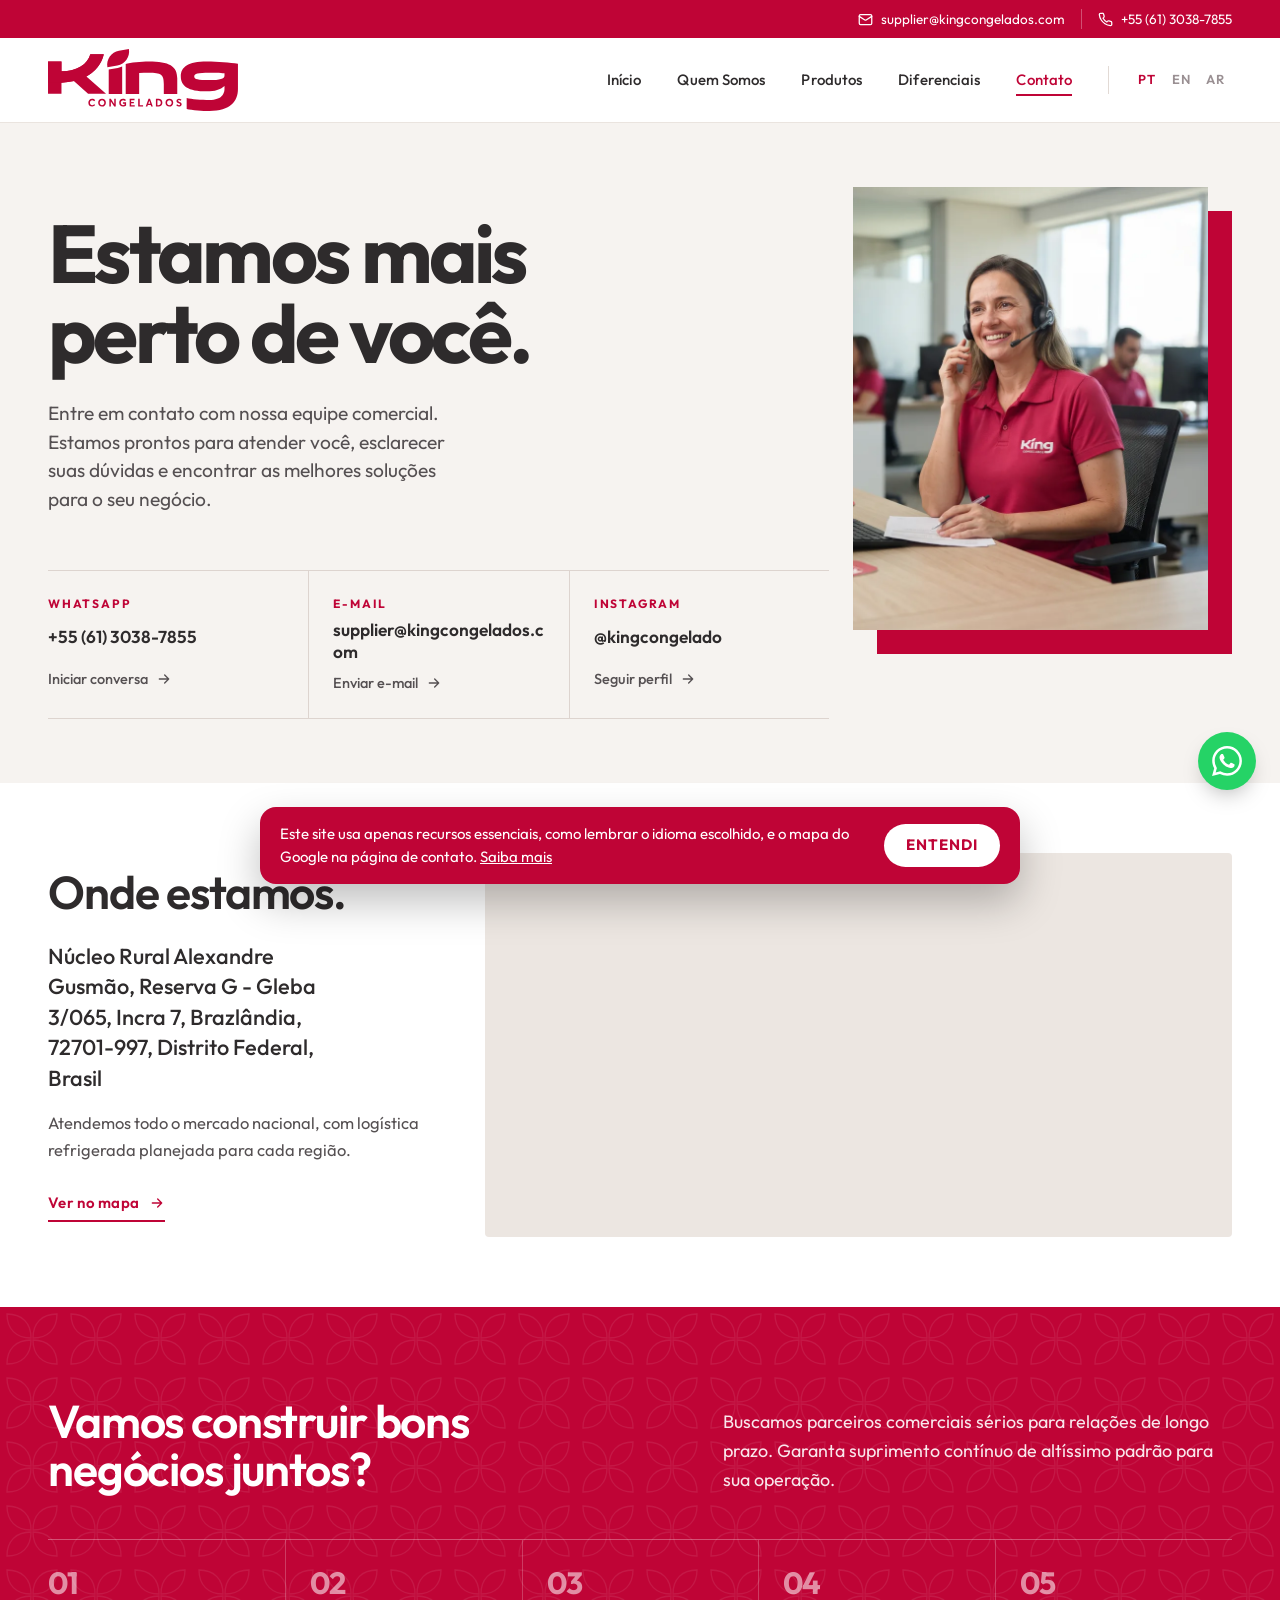
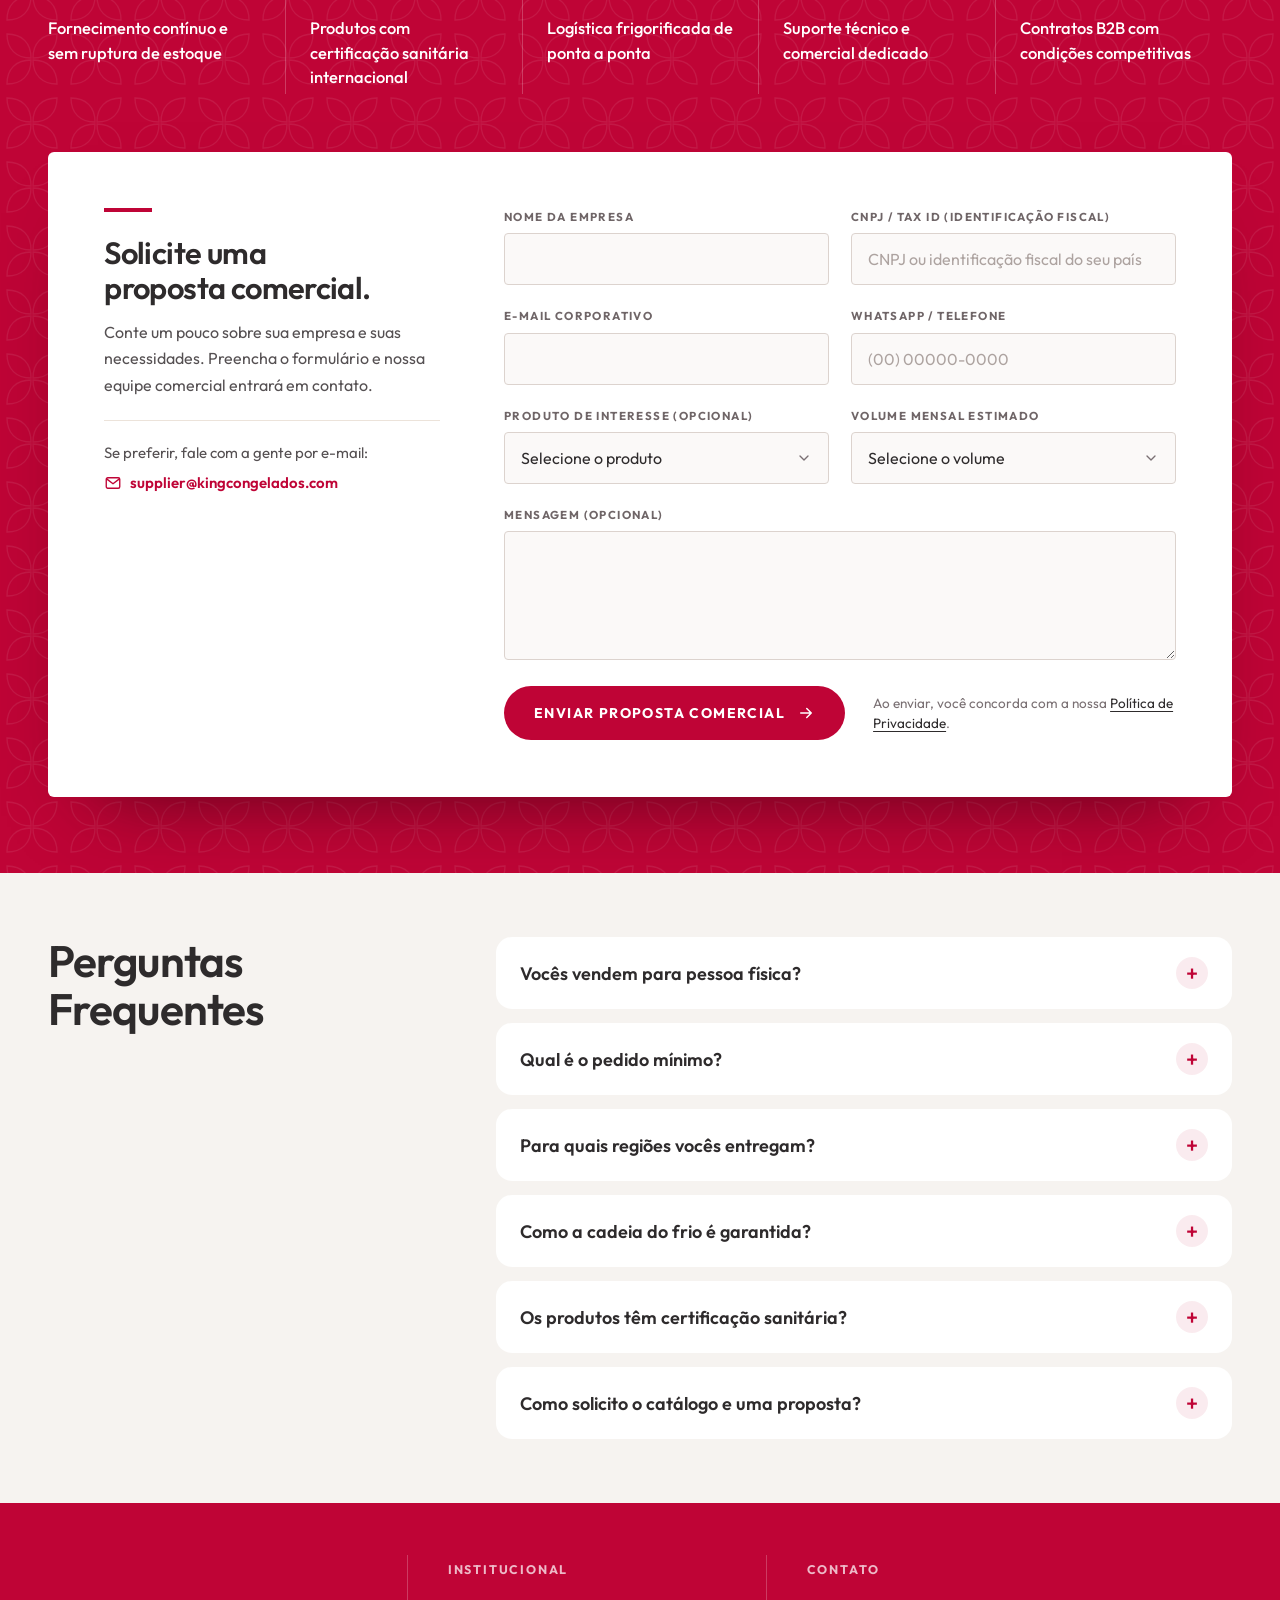
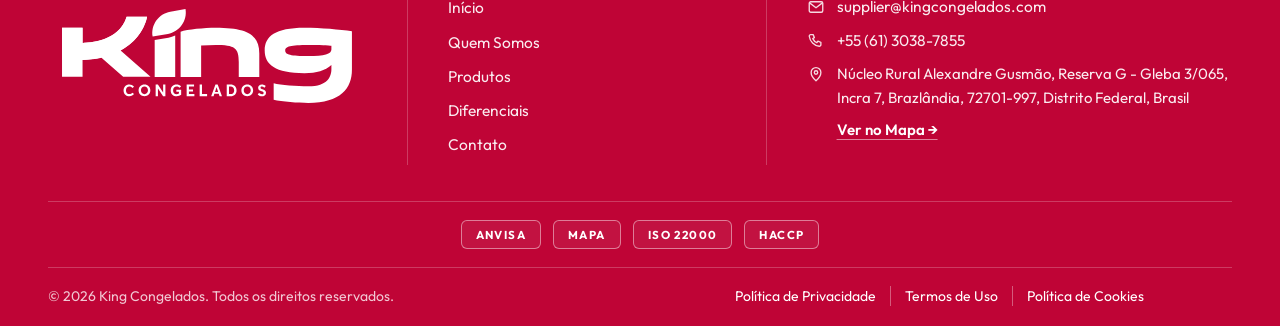
<file: contato.html>
<!DOCTYPE html>
<html lang="pt-BR">
<head>
<meta charset="UTF-8">
<meta name="viewport" content="width=device-width, initial-scale=1">
<title>King Congelados</title>
<meta name="description" content="Solicite catálogo e proposta comercial de frutas congeladas. Fale com a King Congelados pelo formulário, WhatsApp +55 (61) 3038-7855 ou e-mail.">
<meta name="robots" content="index, follow, max-image-preview:large">
<meta name="theme-color" content="#BF0436">
<link rel="canonical" href="https://kingcongelados.com/contato.html">
<meta property="og:locale" content="pt_BR">
<meta property="og:site_name" content="King Congelados">
<meta property="og:type" content="website">
<meta property="og:title" content="King Congelados">
<meta property="og:description" content="Solicite catálogo e proposta comercial de frutas congeladas. Fale com a King Congelados pelo formulário, WhatsApp +55 (61) 3038-7855 ou e-mail.">
<meta property="og:image" content="https://kingcongelados.com/assets/img/produtos/embalagens/morangos.webp">
<meta property="og:url" content="https://kingcongelados.com/contato.html">
<meta name="twitter:card" content="summary_large_image">
<meta name="twitter:title" content="King Congelados">
<meta name="twitter:description" content="Solicite catálogo e proposta comercial de frutas congeladas. Fale com a King Congelados pelo formulário, WhatsApp +55 (61) 3038-7855 ou e-mail.">
<meta name="twitter:image" content="https://kingcongelados.com/assets/img/produtos/embalagens/morangos.webp">
<script type="application/ld+json">{"@context":"https://schema.org","@type":"FAQPage","mainEntity":[{"@type":"Question","name":"Vocês vendem para pessoa física?","acceptedAnswer":{"@type":"Answer","text":"Não. A King Congelados atende exclusivamente empresas (B2B): indústrias, redes de varejo, sorveterias, açaiterias e operações de food service."}},{"@type":"Question","name":"Qual é o pedido mínimo?","acceptedAnswer":{"@type":"Answer","text":"O volume mínimo varia conforme o produto e a região de entrega. Informe sua necessidade no formulário e nossa equipe envia as condições na proposta."}},{"@type":"Question","name":"Para quais regiões vocês entregam?","acceptedAnswer":{"@type":"Answer","text":"Atendemos todo o mercado nacional, com logística refrigerada planejada para cada região."}},{"@type":"Question","name":"Como a cadeia do frio é garantida?","acceptedAnswer":{"@type":"Answer","text":"Os produtos são armazenados e transportados a -18 °C constantes, com dataloggers que registram a temperatura de ponta a ponta e podem ser auditados."}},{"@type":"Question","name":"Os produtos têm certificação sanitária?","acceptedAnswer":{"@type":"Answer","text":"Sim. Trabalhamos com produtos com certificação sanitária internacional e operação legalizada, com todas as licenças federais e internacionais em dia."}},{"@type":"Question","name":"Como solicito o catálogo e uma proposta?","acceptedAnswer":{"@type":"Answer","text":"Preencha o formulário desta página ou fale conosco pelo WhatsApp. Retornamos em até 24 horas úteis."}}]}</script>
<link rel="preconnect" href="https://fonts.googleapis.com">
<link rel="preconnect" href="https://fonts.gstatic.com" crossorigin>
<link href="https://fonts.googleapis.com/css2?family=Outfit:wght@300;400;500;600;700;800&display=swap" rel="stylesheet">
<link rel="stylesheet" href="assets/css/style.css?v=202611231406">
<link rel="icon" type="image/png" sizes="32x32" href="assets/img/marca/favicon.png">
<link rel="apple-touch-icon" href="assets/img/marca/favicon.png">
<script src="assets/js/i18n.js?v=202611231406"></script>
<script src="assets/js/main.js?v=202611231406" defer></script>
</head>
<body data-page="contato">

<a class="skip-link" href="#conteudo" data-i18n="nav.skip">Ir para o conteúdo</a>

<div class="topbar">
  <div class="container topbar__inner">
    <div class="topbar__end">
      <a class="topbar__link" href="mailto:supplier@kingcongelados.com"><svg viewBox="0 0 24 24" fill="none" stroke="currentColor" stroke-width="2" stroke-linecap="round" stroke-linejoin="round" aria-hidden="true"><rect width="20" height="16" x="2" y="4" rx="2"/><path d="m22 7-8.97 5.7a1.94 1.94 0 0 1-2.06 0L2 7"/></svg>supplier@kingcongelados.com</a>
      <a class="topbar__link" href="https://wa.me/556130387855" target="_blank" rel="noopener"><svg viewBox="0 0 24 24" fill="none" stroke="currentColor" stroke-width="2" stroke-linecap="round" stroke-linejoin="round" aria-hidden="true"><path d="M22 16.92v3a2 2 0 0 1-2.18 2 19.79 19.79 0 0 1-8.63-3.07 19.5 19.5 0 0 1-6-6 19.79 19.79 0 0 1-3.07-8.67A2 2 0 0 1 4.11 2h3a2 2 0 0 1 2 1.72c.13.96.36 1.9.7 2.81a2 2 0 0 1-.45 2.11L8.09 9.91a16 16 0 0 0 6 6l1.27-1.27a2 2 0 0 1 2.11-.45c.91.34 1.85.57 2.81.7A2 2 0 0 1 22 16.92z"/></svg><span dir="ltr">+55 (61) 3038-7855</span></a>
    </div>
  </div>
</div>

<header class="site-header">
  <div class="container site-header__bar">
    <a class="logo" href="index.html" aria-label="King Congelados — página inicial" data-i18n-attr="aria-label:nav.home"><img src="assets/img/marca/logo-king-vermelho.svg" alt="" width="190" height="62"></a>

    <nav class="nav" aria-label="Menu principal" data-i18n-attr="aria-label:nav.menuLabel">
      <a class="nav__link" href="index.html" data-nav="inicio" data-i18n="common.home">Início</a>
      <a class="nav__link" href="quem-somos.html" data-nav="quem-somos" data-i18n="nav.about">Quem Somos</a>
      <a class="nav__link" href="produtos.html" data-nav="produtos" data-i18n="nav.products">Produtos</a>
      <a class="nav__link" href="diferenciais.html" data-nav="diferenciais" data-i18n="nav.differentials">Diferenciais</a>
      <a class="nav__link" href="contato.html" data-nav="contato" aria-current="page" data-i18n="nav.contact">Contato</a>
    </nav>

    <div class="lang-switch lang-switch--bar" role="group" aria-label="Idioma" data-i18n-attr="aria-label:nav.langLabel">
      <button type="button" class="lang-btn" data-lang="PT" aria-pressed="true" lang="pt-BR">PT</button>
      <button type="button" class="lang-btn" data-lang="EN" aria-pressed="false" lang="en">EN</button>
      <button type="button" class="lang-btn" data-lang="AR" aria-pressed="false" lang="ar">AR</button>
    </div>

    <button class="nav-toggle" type="button" aria-expanded="false" aria-controls="mobile-menu" aria-label="Abrir menu">
      <svg class="icon-open" viewBox="0 0 24 24" fill="none" stroke="currentColor" stroke-width="2" stroke-linecap="round" aria-hidden="true"><path d="M4 6h16M4 12h16M4 18h16"/></svg>
      <svg class="icon-close" viewBox="0 0 24 24" fill="none" stroke="currentColor" stroke-width="2" stroke-linecap="round" aria-hidden="true"><path d="M18 6 6 18M6 6l12 12"/></svg>
    </button>
  </div>

  <div class="mobile-menu" id="mobile-menu" hidden>
    <nav class="mobile-menu__nav" aria-label="Menu principal" data-i18n-attr="aria-label:nav.menuLabel">
      <a href="index.html" data-nav="inicio" data-i18n="common.home">Início</a>
      <a href="quem-somos.html" data-nav="quem-somos" data-i18n="nav.about">Quem Somos</a>
      <a href="produtos.html" data-nav="produtos" data-i18n="nav.products">Produtos</a>
      <a href="diferenciais.html" data-nav="diferenciais" data-i18n="nav.differentials">Diferenciais</a>
      <a href="contato.html" data-nav="contato" aria-current="page" data-i18n="nav.contact">Contato</a>
    </nav>
    <div class="lang-switch" role="group" aria-label="Idioma" data-i18n-attr="aria-label:nav.langLabel">
      <button type="button" class="lang-btn" data-lang="PT" aria-pressed="true" lang="pt-BR">PT</button>
      <button type="button" class="lang-btn" data-lang="EN" aria-pressed="false" lang="en">EN</button>
      <button type="button" class="lang-btn" data-lang="AR" aria-pressed="false" lang="ar">AR</button>
    </div>
  </div>
</header>

<main id="conteudo" class="cx">

  <section class="cx-intro">
    <div class="container cx-intro__grid">
      <div class="cx-intro__text">
        <h1 class="cx-intro__title" data-i18n="ct.heroTitle">Estamos mais perto de você.</h1>
        <p class="cx-intro__lead" data-i18n="ct.bannerSub">Entre em contato com nossa equipe comercial. Estamos prontos para atender você, esclarecer suas dúvidas e encontrar as melhores soluções para o seu negócio.</p>
      </div>
      <figure class="cx-intro__media">
        <img src="assets/img/fotos/contato-atendimento.webp" width="720" height="900" alt="Atendente da equipe comercial King Congelados ao telefone" data-i18n-attr="alt:ct.photoAlt" fetchpriority="high" decoding="async">
      </figure>
      <ul class="cx-channels" aria-label="Canais de atendimento" data-i18n-attr="aria-label:ct.channelsLabel">
        <li><a class="cx-channel" href="https://wa.me/556130387855" target="_blank" rel="noopener">
          <span class="cx-channel__label" data-i18n="ct.whatsLabel">WhatsApp</span>
          <span class="cx-channel__value" dir="ltr">+55 (61) 3038-7855</span>
          <span class="cx-channel__action"><span data-i18n="ct.whatsAction">Iniciar conversa</span><svg viewBox="0 0 24 24" fill="none" stroke="currentColor" stroke-width="2" stroke-linecap="round" stroke-linejoin="round" aria-hidden="true"><path d="M5 12h14M13 6l6 6-6 6"/></svg></span>
        </a></li>
        <li><a class="cx-channel" href="mailto:supplier@kingcongelados.com">
          <span class="cx-channel__label" data-i18n="ct.emailLabel">E-mail</span>
          <span class="cx-channel__value">supplier@kingcongelados.com</span>
          <span class="cx-channel__action"><span data-i18n="ct.emailAction">Enviar e-mail</span><svg viewBox="0 0 24 24" fill="none" stroke="currentColor" stroke-width="2" stroke-linecap="round" stroke-linejoin="round" aria-hidden="true"><path d="M5 12h14M13 6l6 6-6 6"/></svg></span>
        </a></li>
        <li><a class="cx-channel" href="https://instagram.com/kingcongelado" target="_blank" rel="noopener">
          <span class="cx-channel__label" data-i18n="ct.instaLabel">Instagram</span>
          <span class="cx-channel__value" dir="ltr">@kingcongelado</span>
          <span class="cx-channel__action"><span data-i18n="ct.instaAction">Seguir perfil</span><svg viewBox="0 0 24 24" fill="none" stroke="currentColor" stroke-width="2" stroke-linecap="round" stroke-linejoin="round" aria-hidden="true"><path d="M5 12h14M13 6l6 6-6 6"/></svg></span>
        </a></li>
      </ul>
    </div>
  </section>

  <section class="cx-location scroll-animate">
    <div class="container cx-location__grid">
      <div class="cx-location__info">
        <h2 class="cx-h2" data-i18n="ct.locTitle">Onde estamos.</h2>
        <address class="cx-location__addr" data-i18n="ct.addrValue">Núcleo Rural Alexandre Gusmão, Reserva G - Gleba 3/065, Incra 7, Brazlândia, 72701-997, Distrito Federal, Brasil</address>
        <p class="cx-location__note" data-i18n="ct.a3">Atendemos todo o mercado nacional, com logística refrigerada planejada para cada região.</p>
        <a class="cx-link" href="https://www.google.com/maps/place/King+atacadista+de+frutas/@-15.7398343,-48.1156431,16z/data=!4m6!3m5!1s0x935bcbd430a4eb25:0x600b91f6bfb1ac14!8m2!3d-15.7398343!4d-48.1156431" target="_blank" rel="noopener"><span data-i18n="ct.addrAction">Ver no mapa</span><svg viewBox="0 0 24 24" fill="none" stroke="currentColor" stroke-width="2" stroke-linecap="round" stroke-linejoin="round" aria-hidden="true"><path d="M5 12h14M13 6l6 6-6 6"/></svg></a>
      </div>
      <div class="cx-location__map">
        <iframe src="https://www.google.com/maps?q=-15.7398343,-48.1156431&amp;z=15&amp;output=embed" title="Mapa com a localização da King Congelados" data-i18n-attr="title:ct.mapTitle" loading="lazy" referrerpolicy="no-referrer-when-downgrade"></iframe>
      </div>
    </div>
  </section>

  <section id="parceiro" class="cx-partner">
    <div class="container">
      <div class="cx-partner__head">
        <div class="cx-partner__intro">
          <h2 class="cx-h2" data-i18n="contact.partnerTitle">Vamos construir bons negócios juntos?</h2>
          <p class="cx-partner__lead" data-i18n="contact.desc">Buscamos parceiros comerciais sérios para relações de longo prazo. Garanta suprimento contínuo de altíssimo padrão para sua operação.</p>
        </div>
      </div>

      <ol class="cx-benefits">
        <li><span class="cx-benefits__num" aria-hidden="true">01</span><p data-i18n="contact.b1">Fornecimento contínuo e sem ruptura de estoque</p></li>
        <li><span class="cx-benefits__num" aria-hidden="true">02</span><p data-i18n="contact.b2">Produtos com certificação sanitária internacional</p></li>
        <li><span class="cx-benefits__num" aria-hidden="true">03</span><p data-i18n="contact.b3">Logística frigorificada de ponta a ponta</p></li>
        <li><span class="cx-benefits__num" aria-hidden="true">04</span><p data-i18n="contact.b4">Suporte técnico e comercial dedicado</p></li>
        <li><span class="cx-benefits__num" aria-hidden="true">05</span><p data-i18n="contact.b5">Contratos B2B com condições competitivas</p></li>
      </ol>

      <div class="cx-form">
        <div class="cx-form__intro">
          <h3 class="cx-form__title" data-i18n="contact.formTitle">Solicite uma proposta comercial.</h3>
          <p class="cx-form__text" data-i18n="contact.formText">Conte um pouco sobre sua empresa e suas necessidades. Preencha o formulário e nossa equipe comercial entrará em contato.</p>
          <p class="cx-form__mail"><span data-i18n="contact.formMail">Se preferir, fale com a gente por e-mail:</span><a href="mailto:supplier@kingcongelados.com"><svg viewBox="0 0 24 24" fill="none" stroke="currentColor" stroke-width="1.8" stroke-linecap="round" stroke-linejoin="round" aria-hidden="true"><rect x="3" y="5" width="18" height="14" rx="2"/><path d="m3.5 6.5 8.5 6.5 8.5-6.5"/></svg>supplier@kingcongelados.com</a></p>
        </div>
        <form id="partner-form" class="form" novalidate>
          <div class="form__trap" aria-hidden="true">
            <label>Não preencha este campo <input type="text" name="_gotcha" tabindex="-1" autocomplete="off"></label>
          </div>

          <div class="form__row">
            <div class="field">
              <label for="f-company" data-i18n="contact.formCompany">NOME DA EMPRESA</label>
              <input id="f-company" name="company" type="text" required maxlength="120" autocomplete="organization">
            </div>
            <div class="field">
              <label for="f-cnpj" data-i18n="contact.formCnpj">CNPJ / Tax ID (Identificação Fiscal)</label>
              <input id="f-cnpj" name="cnpj" type="text" required maxlength="30" autocomplete="off" placeholder="CNPJ ou identificação fiscal do seu país" data-i18n-attr="placeholder:contact.cnpjPh">
            </div>
          </div>

          <div class="form__row">
            <div class="field">
              <label for="f-email" data-i18n="contact.formEmail">E-MAIL CORPORATIVO</label>
              <input id="f-email" name="email" type="email" required maxlength="160" autocomplete="email">
            </div>
            <div class="field">
              <label for="f-phone" data-i18n="contact.formPhone">WHATSAPP / TELEFONE</label>
              <input id="f-phone" name="phone" type="tel" required inputmode="tel" maxlength="20" autocomplete="tel" placeholder="(00) 00000-0000" data-i18n-attr="placeholder:contact.phonePh">
            </div>
          </div>

          <div class="form__row">
            <div class="field">
              <label for="f-product" data-i18n="contact.formProduct">PRODUTO DE INTERESSE (OPCIONAL)</label>
              <select id="f-product" name="product">
                <option value="" data-i18n="contact.prodPlaceholder">Selecione o produto</option>
                <option value="morangos" data-i18n="cf.morangosName">Morangos</option>
              <option value="morangosamoras" data-i18n="cf.morangosamorasName">Morangos e Amoras</option>
              <option value="frutasvermelhas" data-i18n="cf.frutasvermelhasName">Frutas Vermelhas</option>
              <option value="brocolis" data-i18n="cf.brocolisName">Brócolis</option>
              <option value="ervilhas" data-i18n="cf.ervilhasName">Ervilhas</option>
              <option value="vagens" data-i18n="cf.vagensName">Vagens</option>
              <option value="mixvegetais" data-i18n="cf.mixvegetaisName">Mix de Vegetais</option>
              <option value="varios" data-i18n="contact.prodMulti">Vários produtos</option>
              </select>
            </div>
            <div class="field">
              <label for="f-volume" data-i18n="contact.formVolume">VOLUME MENSAL ESTIMADO</label>
              <select id="f-volume" name="volume" required>
                <option value="" data-i18n="contact.volPlaceholder">Selecione o volume</option>
                <option value="1" data-i18n="contact.vol1">Até 5 toneladas/mês</option>
                <option value="2" data-i18n="contact.vol2">5 a 10 toneladas/mês</option>
                <option value="3" data-i18n="contact.vol3">10 a 20 toneladas/mês</option>
                <option value="4" data-i18n="contact.vol4">Acima de 20 toneladas/mês</option>
              </select>
            </div>
          </div>

          <div class="field">
            <label for="f-message" data-i18n="contact.formMsg">MENSAGEM (OPCIONAL)</label>
            <textarea id="f-message" name="message" rows="4" maxlength="2000"></textarea>
          </div>

          <p class="form__status" role="status" aria-live="polite"></p>
          <div class="form__foot">
            <button type="submit" class="form__submit"><span data-i18n="contact.submit">Enviar Proposta Comercial</span><svg viewBox="0 0 24 24" fill="none" stroke="currentColor" stroke-width="2" stroke-linecap="round" stroke-linejoin="round" aria-hidden="true"><path d="M5 12h14M13 6l6 6-6 6"/></svg></button>
            <p class="form__privacy" data-i18n-html="contact.privacyHTML">Ao enviar, você concorda com a nossa <a href="politica-de-privacidade.html">Política de Privacidade</a>.</p>
          </div>
        </form>
      </div>
    </div>
  </section>

  <section class="section faq scroll-animate">
    <div class="container faq__inner">
      <div class="section-head">
        <h2 class="section-title" data-i18n-html="ct.faqTitleHTML"><span class="t-green">Perguntas </span><span class="t-red">Frequentes</span></h2>
      </div>
      <div class="faq__list">
        <details class="faq__item"><summary data-i18n="ct.q1">Vocês vendem para pessoa física?</summary><p data-i18n="ct.a1">Não. A King Congelados atende exclusivamente empresas (B2B): indústrias, redes de varejo, sorveterias, açaiterias e operações de food service.</p></details>
        <details class="faq__item"><summary data-i18n="ct.q2">Qual é o pedido mínimo?</summary><p data-i18n="ct.a2">O volume mínimo varia conforme o produto e a região de entrega. Informe sua necessidade no formulário e nossa equipe envia as condições na proposta.</p></details>
        <details class="faq__item"><summary data-i18n="ct.q3">Para quais regiões vocês entregam?</summary><p data-i18n="ct.a3">Atendemos todo o mercado nacional, com logística refrigerada planejada para cada região.</p></details>
        <details class="faq__item"><summary data-i18n="ct.q4">Como a cadeia do frio é garantida?</summary><p data-i18n="ct.a4">Os produtos são armazenados e transportados a -18 °C constantes, com dataloggers que registram a temperatura de ponta a ponta e podem ser auditados.</p></details>
        <details class="faq__item"><summary data-i18n="ct.q5">Os produtos têm certificação sanitária?</summary><p data-i18n="ct.a5">Sim. Trabalhamos com produtos com certificação sanitária internacional e operação legalizada, com todas as licenças federais e internacionais em dia.</p></details>
        <details class="faq__item"><summary data-i18n="ct.q6">Como solicito o catálogo e uma proposta?</summary><p data-i18n="ct.a6">Preencha o formulário desta página ou fale conosco pelo WhatsApp. Retornamos em até 24 horas úteis.</p></details>
      </div>
    </div>
  </section>

</main>

<div id="success-modal" class="modal" role="dialog" aria-modal="true" aria-labelledby="modal-title" aria-hidden="true">
  <div class="modal__box">
    <div class="modal__close-row">
      <button type="button" class="modal__x" data-close aria-label="Fechar" data-i18n-attr="aria-label:modal.closeBtn">
        <svg width="24" height="24" viewBox="0 0 24 24" fill="none" stroke="currentColor" stroke-width="2" stroke-linecap="round" aria-hidden="true"><path d="M18 6 6 18M6 6l12 12"/></svg>
      </button>
    </div>
    <div class="modal__body">
      <div class="modal__check">
        <svg width="32" height="32" viewBox="0 0 24 24" fill="none" stroke="#079D56" stroke-width="2.5" stroke-linecap="round" stroke-linejoin="round" aria-hidden="true"><path d="M20 6 9 17l-5-5"/></svg>
      </div>
      <h2 id="modal-title" class="modal__title" data-i18n="modal.title">Proposta Enviada!</h2>
      <p class="modal__text" data-i18n="modal.message">Recebemos suas informações com sucesso. Nossa equipe comercial entrará em contato em breve.</p>
      <button type="button" class="modal__btn" data-close data-i18n="modal.closeBtn">Fechar</button>
    </div>
  </div>
</div>

<footer class="site-footer">
  <div class="container">
    <div class="footer__grid">
      <div class="footer__brand">
        <img class="footer__logo" src="assets/img/marca/logo-king.svg" alt="King Congelados" width="190" height="62" loading="lazy">
      </div>
      <div>
        <h2 class="footer__title" data-i18n="footer.navTitle">Institucional</h2>
        <ul class="footer__list">
          <li><a class="footer__link" href="index.html" data-nav="inicio" data-i18n="common.home">Início</a></li>
          <li><a class="footer__link" href="quem-somos.html" data-i18n="nav.about">Quem Somos</a></li>
          <li><a class="footer__link" href="produtos.html" data-i18n="nav.products">Produtos</a></li>
          <li><a class="footer__link" href="diferenciais.html" data-i18n="nav.differentials">Diferenciais</a></li>
          <li><a class="footer__link" href="contato.html" data-i18n="nav.contact">Contato</a></li>
        </ul>
      </div>
      <div>
        <h2 class="footer__title" data-i18n="footer.contactTitle">Contato</h2>
        <ul class="footer__list">
          <li class="footer__ci"><svg class="footer__ic" viewBox="0 0 24 24" fill="none" stroke="currentColor" stroke-width="1.8" stroke-linecap="round" stroke-linejoin="round" aria-hidden="true"><rect x="3" y="5" width="18" height="14" rx="2"/><path d="m3.5 6.5 8.5 6.5 8.5-6.5"/></svg><a class="footer__link" href="mailto:supplier@kingcongelados.com">supplier@kingcongelados.com</a></li>
          <li class="footer__ci"><svg class="footer__ic" viewBox="0 0 24 24" fill="none" stroke="currentColor" stroke-width="1.8" stroke-linecap="round" stroke-linejoin="round" aria-hidden="true"><path d="M5 3.5h3.2l1.6 4-2.1 1.3a11 11 0 0 0 5.5 5.5l1.3-2.1 4 1.6V17a2 2 0 0 1-2.2 2A15.5 15.5 0 0 1 3 5.7 2 2 0 0 1 5 3.5Z"/></svg><a class="footer__link" href="https://wa.me/556130387855" target="_blank" rel="noopener"><span dir="ltr">+55 (61) 3038-7855</span></a></li>
          <li class="footer__ci footer__address"><svg class="footer__ic" viewBox="0 0 24 24" fill="none" stroke="currentColor" stroke-width="1.8" stroke-linecap="round" stroke-linejoin="round" aria-hidden="true"><path d="M12 21s-6.5-5.6-6.5-11a6.5 6.5 0 0 1 13 0c0 5.4-6.5 11-6.5 11Z"/><circle cx="12" cy="10" r="2.3"/></svg><div><span data-i18n="footer.addressText">Núcleo Rural Alexandre Gusmão, Reserva G - Gleba 3/065, Incra 7, Brazlândia, 72701-997, Distrito Federal, Brasil</span><br><a class="footer__map" href="https://www.google.com/maps/place/King+atacadista+de+frutas/@-15.7398343,-48.1156431,16z/data=!4m6!3m5!1s0x935bcbd430a4eb25:0x600b91f6bfb1ac14!8m2!3d-15.7398343!4d-48.1156431" target="_blank" rel="noopener" data-i18n="footer.mapLink">Ver no Mapa →</a></div></li>
        </ul>
      </div>
    </div>

    <div class="footer__certs-bar">
      <ul class="footer__certs" aria-label="Certificações">
        <li>ANVISA</li><li>MAPA</li><li>ISO 22000</li><li>HACCP</li>
      </ul>
    </div>

    <div class="footer__bottom">
      <p class="footer__rights">© <span data-year>2026</span> King Congelados. <span data-i18n="footer.rights">Todos os direitos reservados.</span></p>
      <nav class="footer__legal" aria-label="Legal" data-i18n-attr="aria-label:footer.legalTitle">
        <a href="politica-de-privacidade.html" data-nav="privacidade" data-i18n="footer.privacy">Política de Privacidade</a>
        <a href="termos-de-uso.html" data-nav="termos" data-i18n="footer.terms">Termos de Uso</a>
        <a href="politica-de-cookies.html" data-nav="cookies" data-i18n="footer.cookies">Política de Cookies</a>
      </nav>
    </div>
  </div>
</footer>

<a class="whats-float" href="https://wa.me/556130387855" target="_blank" rel="noopener" aria-label="Falar no WhatsApp" data-i18n-attr="aria-label:common.whatsapp">
  <svg viewBox="0 0 24 24" fill="currentColor" aria-hidden="true"><path d="M17.47 14.38c-.3-.15-1.76-.87-2.03-.97-.27-.1-.47-.15-.67.15-.2.3-.77.97-.94 1.16-.17.2-.35.22-.64.08-.3-.15-1.26-.46-2.39-1.47-.88-.79-1.48-1.76-1.65-2.06-.17-.3-.02-.46.13-.6.13-.14.3-.35.45-.52.15-.18.2-.3.3-.5.1-.2.05-.37-.03-.52-.07-.15-.67-1.61-.92-2.21-.24-.58-.49-.5-.67-.51h-.57c-.2 0-.52.07-.79.37-.27.3-1.04 1.02-1.04 2.48s1.07 2.88 1.21 3.07c.15.2 2.1 3.2 5.08 4.49.71.31 1.26.49 1.7.63.71.22 1.36.19 1.87.12.57-.09 1.76-.72 2-1.41.25-.7.25-1.29.18-1.41-.08-.13-.27-.2-.57-.35m-5.42 7.4h-.01a9.87 9.87 0 0 1-5.03-1.38l-.36-.21-3.74.98 1-3.65-.24-.37a9.86 9.86 0 0 1-1.51-5.26c0-5.45 4.44-9.88 9.89-9.88 2.64 0 5.12 1.03 6.99 2.9a9.83 9.83 0 0 1 2.89 6.99c0 5.45-4.44 9.88-9.88 9.88m8.41-18.3A11.82 11.82 0 0 0 12.05 0C5.5 0 .16 5.34.16 11.89c0 2.1.55 4.14 1.59 5.95L.06 24l6.3-1.65a11.88 11.88 0 0 0 5.68 1.45h.01c6.55 0 11.89-5.34 11.89-11.89 0-3.18-1.24-6.17-3.48-8.41Z"/></svg>
</a>

<div class="cookie-bar" role="region" aria-label="Cookies" hidden>
  <p><span data-i18n="cookie.text">Este site usa apenas recursos essenciais, como lembrar o idioma escolhido, e o mapa do Google na página de contato.</span> <a href="politica-de-cookies.html" data-i18n="cookie.more">Saiba mais</a></p>
  <button type="button" class="cookie-bar__ok" data-i18n="cookie.ok">Entendi</button>
</div>

</body>
</html>
</file>
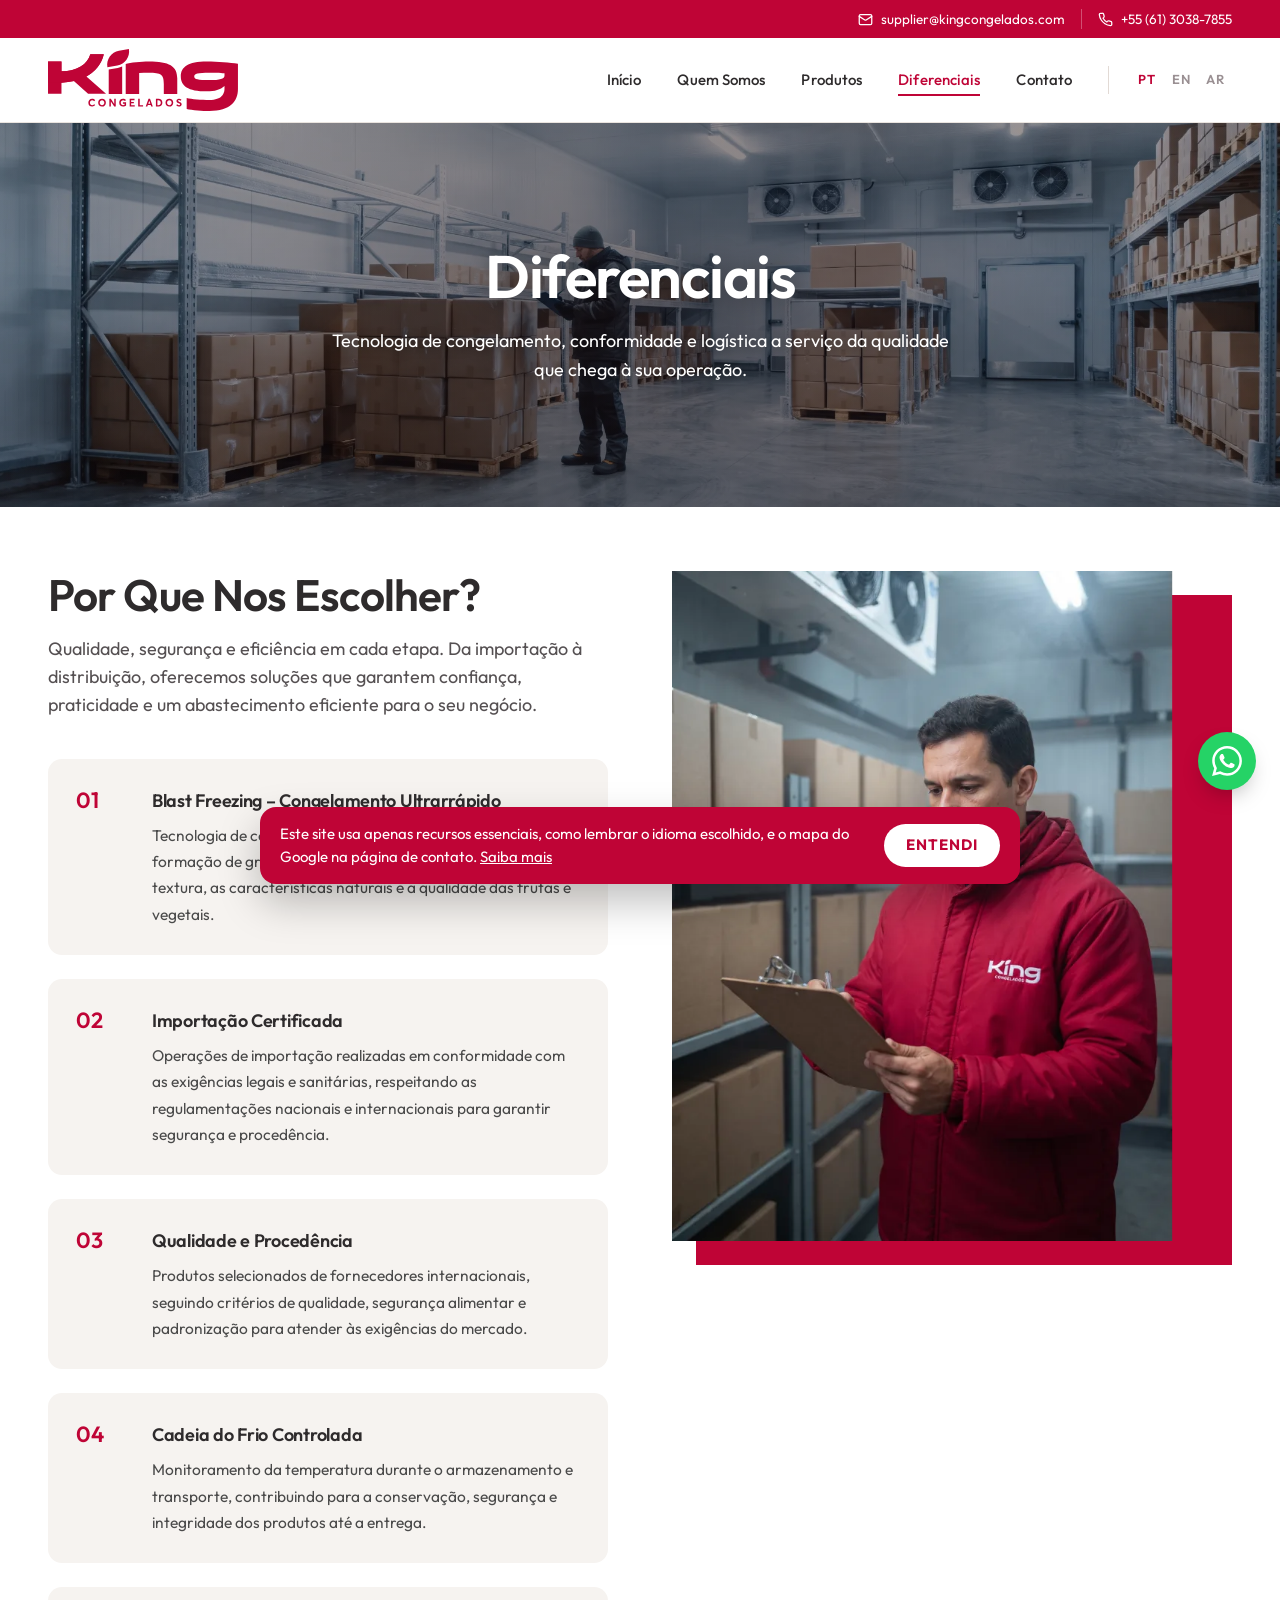
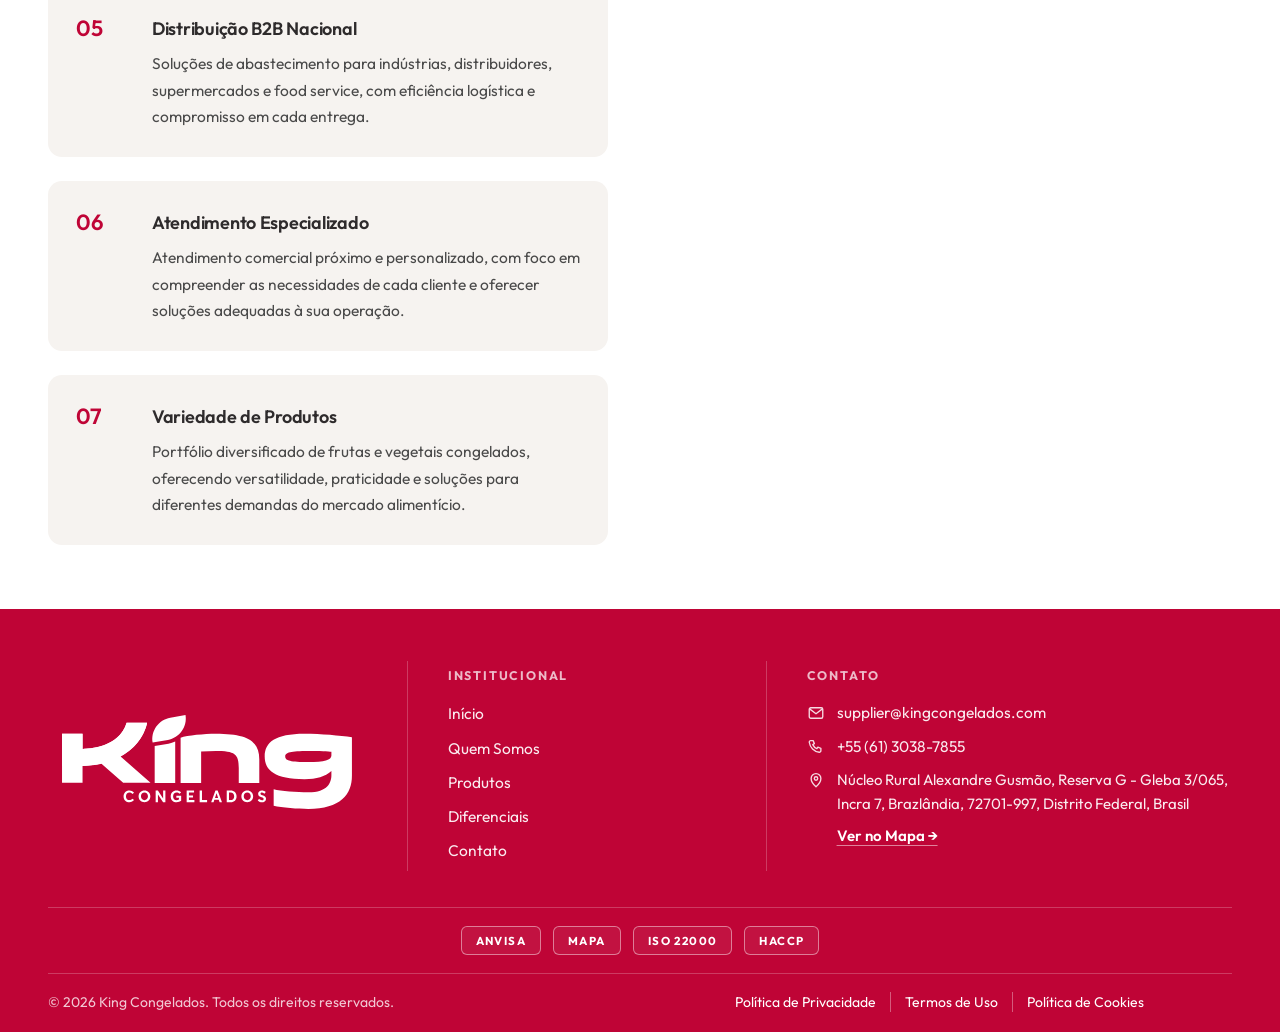
<file: diferenciais.html>
<!DOCTYPE html>
<html lang="pt-BR">
<head>
<meta charset="UTF-8">
<meta name="viewport" content="width=device-width, initial-scale=1">
<title>King Congelados</title>
<meta name="description" content="Congelamento ultrarrápido, importação certificada, cadeia do frio a -18 °C com dataloggers auditáveis e distribuição B2B para todo o Brasil.">
<meta name="robots" content="index, follow, max-image-preview:large">
<meta name="theme-color" content="#BF0436">
<link rel="canonical" href="https://kingcongelados.com/diferenciais.html">
<meta property="og:locale" content="pt_BR">
<meta property="og:site_name" content="King Congelados">
<meta property="og:type" content="website">
<meta property="og:title" content="King Congelados">
<meta property="og:description" content="Congelamento ultrarrápido, importação certificada, cadeia do frio a -18 °C com dataloggers auditáveis e distribuição B2B para todo o Brasil.">
<meta property="og:image" content="https://kingcongelados.com/assets/img/produtos/embalagens/morangos.webp">
<meta property="og:url" content="https://kingcongelados.com/diferenciais.html">
<meta name="twitter:card" content="summary_large_image">
<meta name="twitter:title" content="King Congelados">
<meta name="twitter:description" content="Congelamento ultrarrápido, importação certificada, cadeia do frio a -18 °C com dataloggers auditáveis e distribuição B2B para todo o Brasil.">
<meta name="twitter:image" content="https://kingcongelados.com/assets/img/produtos/embalagens/morangos.webp">
<link rel="preconnect" href="https://fonts.googleapis.com">
<link rel="preconnect" href="https://fonts.gstatic.com" crossorigin>
<link href="https://fonts.googleapis.com/css2?family=Outfit:wght@300;400;500;600;700;800&display=swap" rel="stylesheet">
<link rel="stylesheet" href="assets/css/style.css?v=202611231406">
<link rel="icon" type="image/png" sizes="32x32" href="assets/img/marca/favicon.png">
<link rel="apple-touch-icon" href="assets/img/marca/favicon.png">
<script src="assets/js/i18n.js?v=202611231406"></script>
<script src="assets/js/main.js?v=202611231406" defer></script>
</head>
<body data-page="diferenciais">

<a class="skip-link" href="#conteudo" data-i18n="nav.skip">Ir para o conteúdo</a>

<div class="topbar">
  <div class="container topbar__inner">
    <div class="topbar__end">
      <a class="topbar__link" href="mailto:supplier@kingcongelados.com"><svg viewBox="0 0 24 24" fill="none" stroke="currentColor" stroke-width="2" stroke-linecap="round" stroke-linejoin="round" aria-hidden="true"><rect width="20" height="16" x="2" y="4" rx="2"/><path d="m22 7-8.97 5.7a1.94 1.94 0 0 1-2.06 0L2 7"/></svg>supplier@kingcongelados.com</a>
      <a class="topbar__link" href="https://wa.me/556130387855" target="_blank" rel="noopener"><svg viewBox="0 0 24 24" fill="none" stroke="currentColor" stroke-width="2" stroke-linecap="round" stroke-linejoin="round" aria-hidden="true"><path d="M22 16.92v3a2 2 0 0 1-2.18 2 19.79 19.79 0 0 1-8.63-3.07 19.5 19.5 0 0 1-6-6 19.79 19.79 0 0 1-3.07-8.67A2 2 0 0 1 4.11 2h3a2 2 0 0 1 2 1.72c.13.96.36 1.9.7 2.81a2 2 0 0 1-.45 2.11L8.09 9.91a16 16 0 0 0 6 6l1.27-1.27a2 2 0 0 1 2.11-.45c.91.34 1.85.57 2.81.7A2 2 0 0 1 22 16.92z"/></svg><span dir="ltr">+55 (61) 3038-7855</span></a>
    </div>
  </div>
</div>

<header class="site-header">
  <div class="container site-header__bar">
    <a class="logo" href="index.html" aria-label="King Congelados — página inicial" data-i18n-attr="aria-label:nav.home"><img src="assets/img/marca/logo-king-vermelho.svg" alt="" width="190" height="62"></a>

    <nav class="nav" aria-label="Menu principal" data-i18n-attr="aria-label:nav.menuLabel">
      <a class="nav__link" href="index.html" data-nav="inicio" data-i18n="common.home">Início</a>
      <a class="nav__link" href="quem-somos.html" data-nav="quem-somos" data-i18n="nav.about">Quem Somos</a>
      <a class="nav__link" href="produtos.html" data-nav="produtos" data-i18n="nav.products">Produtos</a>
      <a class="nav__link" href="diferenciais.html" data-nav="diferenciais" aria-current="page" data-i18n="nav.differentials">Diferenciais</a>
      <a class="nav__link" href="contato.html" data-nav="contato" data-i18n="nav.contact">Contato</a>
    </nav>

    <div class="lang-switch lang-switch--bar" role="group" aria-label="Idioma" data-i18n-attr="aria-label:nav.langLabel">
      <button type="button" class="lang-btn" data-lang="PT" aria-pressed="true" lang="pt-BR">PT</button>
      <button type="button" class="lang-btn" data-lang="EN" aria-pressed="false" lang="en">EN</button>
      <button type="button" class="lang-btn" data-lang="AR" aria-pressed="false" lang="ar">AR</button>
    </div>

    <button class="nav-toggle" type="button" aria-expanded="false" aria-controls="mobile-menu" aria-label="Abrir menu">
      <svg class="icon-open" viewBox="0 0 24 24" fill="none" stroke="currentColor" stroke-width="2" stroke-linecap="round" aria-hidden="true"><path d="M4 6h16M4 12h16M4 18h16"/></svg>
      <svg class="icon-close" viewBox="0 0 24 24" fill="none" stroke="currentColor" stroke-width="2" stroke-linecap="round" aria-hidden="true"><path d="M18 6 6 18M6 6l12 12"/></svg>
    </button>
  </div>

  <div class="mobile-menu" id="mobile-menu" hidden>
    <nav class="mobile-menu__nav" aria-label="Menu principal" data-i18n-attr="aria-label:nav.menuLabel">
      <a href="index.html" data-nav="inicio" data-i18n="common.home">Início</a>
      <a href="quem-somos.html" data-nav="quem-somos" data-i18n="nav.about">Quem Somos</a>
      <a href="produtos.html" data-nav="produtos" data-i18n="nav.products">Produtos</a>
      <a href="diferenciais.html" data-nav="diferenciais" aria-current="page" data-i18n="nav.differentials">Diferenciais</a>
      <a href="contato.html" data-nav="contato" data-i18n="nav.contact">Contato</a>
    </nav>
    <div class="lang-switch" role="group" aria-label="Idioma" data-i18n-attr="aria-label:nav.langLabel">
      <button type="button" class="lang-btn" data-lang="PT" aria-pressed="true" lang="pt-BR">PT</button>
      <button type="button" class="lang-btn" data-lang="EN" aria-pressed="false" lang="en">EN</button>
      <button type="button" class="lang-btn" data-lang="AR" aria-pressed="false" lang="ar">AR</button>
    </div>
  </div>
</header>

<main id="conteudo">

  <section class="page-banner page-banner--photo">
    <picture class="page-banner__photo">
      <source media="(max-width: 700px)" srcset="assets/img/fotos/banner-diferenciais-mobile.webp">
      <img src="assets/img/fotos/banner-diferenciais.webp" width="2400" height="639" alt="" fetchpriority="high" decoding="async">
    </picture>
    <div class="container page-banner__inner">
      <h1 class="page-banner__title" data-i18n="nav.differentials">Diferenciais</h1>
      <p class="page-banner__sub" data-i18n="dp.bannerSub">Tecnologia de congelamento, conformidade e logística a serviço da qualidade que chega à sua operação.</p>
    </div>
  </section>

  <section id="differentials" class="section diffs scroll-animate">
    <div class="container diffs__grid">
      <div>
        <h2 class="section-title" data-i18n-html="diff.titleHTML">Por Que Nos Escolher?</h2>
        <p class="section-sub diffs__sub" data-i18n="diff.sub">Qualidade, segurança e eficiência em cada etapa. Da importação à distribuição, oferecemos soluções que garantem confiança, praticidade e um abastecimento eficiente para o seu negócio.</p>

        <div class="diffs__list">
          <div class="diff-card card-3d">
            <span class="diff-card__num" aria-hidden="true">01</span>
            <div>
              <h3 class="diff-card__title" data-i18n="diff.d1Title">Blast Freezing – Congelamento Ultrarrápido</h3>
              <p class="diff-card__text" data-i18n="diff.d1Desc">Tecnologia de congelamento ultrarrápido que reduz a formação de grandes cristais de gelo, ajudando a preservar a textura, as características naturais e a qualidade das frutas e vegetais.</p>
            </div>
          </div>
          <div class="diff-card card-3d">
            <span class="diff-card__num" aria-hidden="true">02</span>
            <div>
              <h3 class="diff-card__title" data-i18n="diff.d2Title">Importação Certificada</h3>
              <p class="diff-card__text" data-i18n="diff.d2Desc">Operações de importação realizadas em conformidade com as exigências legais e sanitárias, respeitando as regulamentações nacionais e internacionais para garantir segurança e procedência.</p>
            </div>
          </div>
          <div class="diff-card card-3d">
            <span class="diff-card__num" aria-hidden="true">03</span>
            <div>
              <h3 class="diff-card__title" data-i18n="diff.d3Title">Qualidade e Procedência</h3>
              <p class="diff-card__text" data-i18n="diff.d3Desc">Produtos selecionados de fornecedores internacionais, seguindo critérios de qualidade, segurança alimentar e padronização para atender às exigências do mercado.</p>
            </div>
          </div>
          <div class="diff-card card-3d">
            <span class="diff-card__num" aria-hidden="true">04</span>
            <div>
              <h3 class="diff-card__title" data-i18n="diff.d4Title">Cadeia do Frio Controlada</h3>
              <p class="diff-card__text" data-i18n="diff.d4Desc">Monitoramento da temperatura durante o armazenamento e transporte, contribuindo para a conservação, segurança e integridade dos produtos até a entrega.</p>
            </div>
          </div>
          <div class="diff-card card-3d">
            <span class="diff-card__num" aria-hidden="true">05</span>
            <div>
              <h3 class="diff-card__title" data-i18n="diff.d5Title">Distribuição B2B Nacional</h3>
              <p class="diff-card__text" data-i18n="diff.d5Desc">Soluções de abastecimento para indústrias, distribuidores, supermercados e food service, com eficiência logística e compromisso em cada entrega.</p>
            </div>
          </div>
          <div class="diff-card card-3d">
            <span class="diff-card__num" aria-hidden="true">06</span>
            <div>
              <h3 class="diff-card__title" data-i18n="diff.d6Title">Atendimento Especializado</h3>
              <p class="diff-card__text" data-i18n="diff.d6Desc">Atendimento comercial próximo e personalizado, com foco em compreender as necessidades de cada cliente e oferecer soluções adequadas à sua operação.</p>
            </div>
          </div>
          <div class="diff-card card-3d">
            <span class="diff-card__num" aria-hidden="true">07</span>
            <div>
              <h3 class="diff-card__title" data-i18n="diff.d7Title">Variedade de Produtos</h3>
              <p class="diff-card__text" data-i18n="diff.d7Desc">Portfólio diversificado de frutas e vegetais congelados, oferecendo versatilidade, praticidade e soluções para diferentes demandas do mercado alimentício.</p>
            </div>
          </div>
        </div>
      </div>

      <figure class="diffs__media diffs__photo about__photo">
        <img src="assets/img/fotos/diferenciais-camara-fria.webp" width="720" height="900" alt="Colaborador da King Congelados conferindo produtos na câmara fria" data-i18n-attr="alt:dp.photoAlt" loading="lazy" decoding="async">
      </figure>
    </div>
  </section>

</main>

<footer class="site-footer">
  <div class="container">
    <div class="footer__grid">
      <div class="footer__brand">
        <img class="footer__logo" src="assets/img/marca/logo-king.svg" alt="King Congelados" width="190" height="62" loading="lazy">
      </div>
      <div>
        <h2 class="footer__title" data-i18n="footer.navTitle">Institucional</h2>
        <ul class="footer__list">
          <li><a class="footer__link" href="index.html" data-nav="inicio" data-i18n="common.home">Início</a></li>
          <li><a class="footer__link" href="quem-somos.html" data-i18n="nav.about">Quem Somos</a></li>
          <li><a class="footer__link" href="produtos.html" data-i18n="nav.products">Produtos</a></li>
          <li><a class="footer__link" href="diferenciais.html" data-i18n="nav.differentials">Diferenciais</a></li>
          <li><a class="footer__link" href="contato.html" data-i18n="nav.contact">Contato</a></li>
        </ul>
      </div>
      <div>
        <h2 class="footer__title" data-i18n="footer.contactTitle">Contato</h2>
        <ul class="footer__list">
          <li class="footer__ci"><svg class="footer__ic" viewBox="0 0 24 24" fill="none" stroke="currentColor" stroke-width="1.8" stroke-linecap="round" stroke-linejoin="round" aria-hidden="true"><rect x="3" y="5" width="18" height="14" rx="2"/><path d="m3.5 6.5 8.5 6.5 8.5-6.5"/></svg><a class="footer__link" href="mailto:supplier@kingcongelados.com">supplier@kingcongelados.com</a></li>
          <li class="footer__ci"><svg class="footer__ic" viewBox="0 0 24 24" fill="none" stroke="currentColor" stroke-width="1.8" stroke-linecap="round" stroke-linejoin="round" aria-hidden="true"><path d="M5 3.5h3.2l1.6 4-2.1 1.3a11 11 0 0 0 5.5 5.5l1.3-2.1 4 1.6V17a2 2 0 0 1-2.2 2A15.5 15.5 0 0 1 3 5.7 2 2 0 0 1 5 3.5Z"/></svg><a class="footer__link" href="https://wa.me/556130387855" target="_blank" rel="noopener"><span dir="ltr">+55 (61) 3038-7855</span></a></li>
          <li class="footer__ci footer__address"><svg class="footer__ic" viewBox="0 0 24 24" fill="none" stroke="currentColor" stroke-width="1.8" stroke-linecap="round" stroke-linejoin="round" aria-hidden="true"><path d="M12 21s-6.5-5.6-6.5-11a6.5 6.5 0 0 1 13 0c0 5.4-6.5 11-6.5 11Z"/><circle cx="12" cy="10" r="2.3"/></svg><div><span data-i18n="footer.addressText">Núcleo Rural Alexandre Gusmão, Reserva G - Gleba 3/065, Incra 7, Brazlândia, 72701-997, Distrito Federal, Brasil</span><br><a class="footer__map" href="https://www.google.com/maps/place/King+atacadista+de+frutas/@-15.7398343,-48.1156431,16z/data=!4m6!3m5!1s0x935bcbd430a4eb25:0x600b91f6bfb1ac14!8m2!3d-15.7398343!4d-48.1156431" target="_blank" rel="noopener" data-i18n="footer.mapLink">Ver no Mapa →</a></div></li>
        </ul>
      </div>
    </div>

    <div class="footer__certs-bar">
      <ul class="footer__certs" aria-label="Certificações">
        <li>ANVISA</li><li>MAPA</li><li>ISO 22000</li><li>HACCP</li>
      </ul>
    </div>

    <div class="footer__bottom">
      <p class="footer__rights">© <span data-year>2026</span> King Congelados. <span data-i18n="footer.rights">Todos os direitos reservados.</span></p>
      <nav class="footer__legal" aria-label="Legal" data-i18n-attr="aria-label:footer.legalTitle">
        <a href="politica-de-privacidade.html" data-nav="privacidade" data-i18n="footer.privacy">Política de Privacidade</a>
        <a href="termos-de-uso.html" data-nav="termos" data-i18n="footer.terms">Termos de Uso</a>
        <a href="politica-de-cookies.html" data-nav="cookies" data-i18n="footer.cookies">Política de Cookies</a>
      </nav>
    </div>
  </div>
</footer>

<a class="whats-float" href="https://wa.me/556130387855" target="_blank" rel="noopener" aria-label="Falar no WhatsApp" data-i18n-attr="aria-label:common.whatsapp">
  <svg viewBox="0 0 24 24" fill="currentColor" aria-hidden="true"><path d="M17.47 14.38c-.3-.15-1.76-.87-2.03-.97-.27-.1-.47-.15-.67.15-.2.3-.77.97-.94 1.16-.17.2-.35.22-.64.08-.3-.15-1.26-.46-2.39-1.47-.88-.79-1.48-1.76-1.65-2.06-.17-.3-.02-.46.13-.6.13-.14.3-.35.45-.52.15-.18.2-.3.3-.5.1-.2.05-.37-.03-.52-.07-.15-.67-1.61-.92-2.21-.24-.58-.49-.5-.67-.51h-.57c-.2 0-.52.07-.79.37-.27.3-1.04 1.02-1.04 2.48s1.07 2.88 1.21 3.07c.15.2 2.1 3.2 5.08 4.49.71.31 1.26.49 1.7.63.71.22 1.36.19 1.87.12.57-.09 1.76-.72 2-1.41.25-.7.25-1.29.18-1.41-.08-.13-.27-.2-.57-.35m-5.42 7.4h-.01a9.87 9.87 0 0 1-5.03-1.38l-.36-.21-3.74.98 1-3.65-.24-.37a9.86 9.86 0 0 1-1.51-5.26c0-5.45 4.44-9.88 9.89-9.88 2.64 0 5.12 1.03 6.99 2.9a9.83 9.83 0 0 1 2.89 6.99c0 5.45-4.44 9.88-9.88 9.88m8.41-18.3A11.82 11.82 0 0 0 12.05 0C5.5 0 .16 5.34.16 11.89c0 2.1.55 4.14 1.59 5.95L.06 24l6.3-1.65a11.88 11.88 0 0 0 5.68 1.45h.01c6.55 0 11.89-5.34 11.89-11.89 0-3.18-1.24-6.17-3.48-8.41Z"/></svg>
</a>

<div class="cookie-bar" role="region" aria-label="Cookies" hidden>
  <p><span data-i18n="cookie.text">Este site usa apenas recursos essenciais, como lembrar o idioma escolhido, e o mapa do Google na página de contato.</span> <a href="politica-de-cookies.html" data-i18n="cookie.more">Saiba mais</a></p>
  <button type="button" class="cookie-bar__ok" data-i18n="cookie.ok">Entendi</button>
</div>

</body>
</html>
</file>
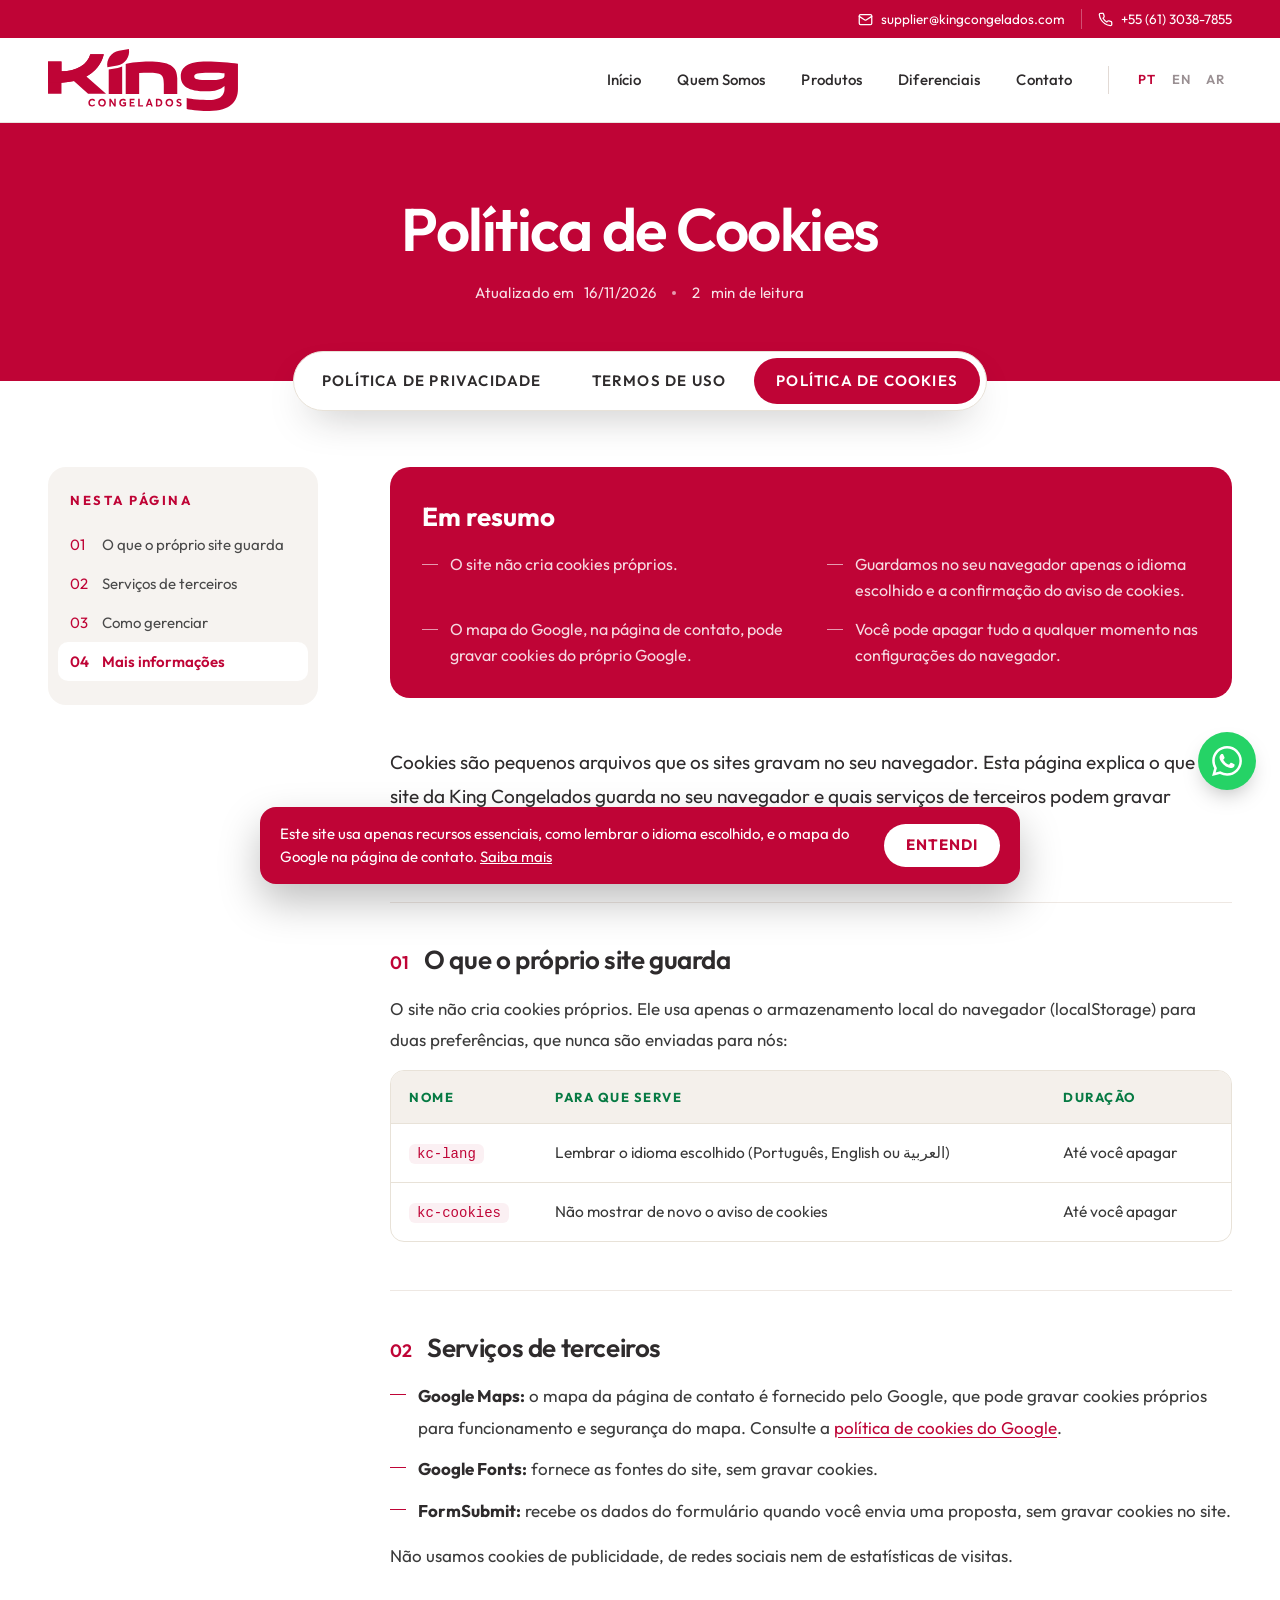
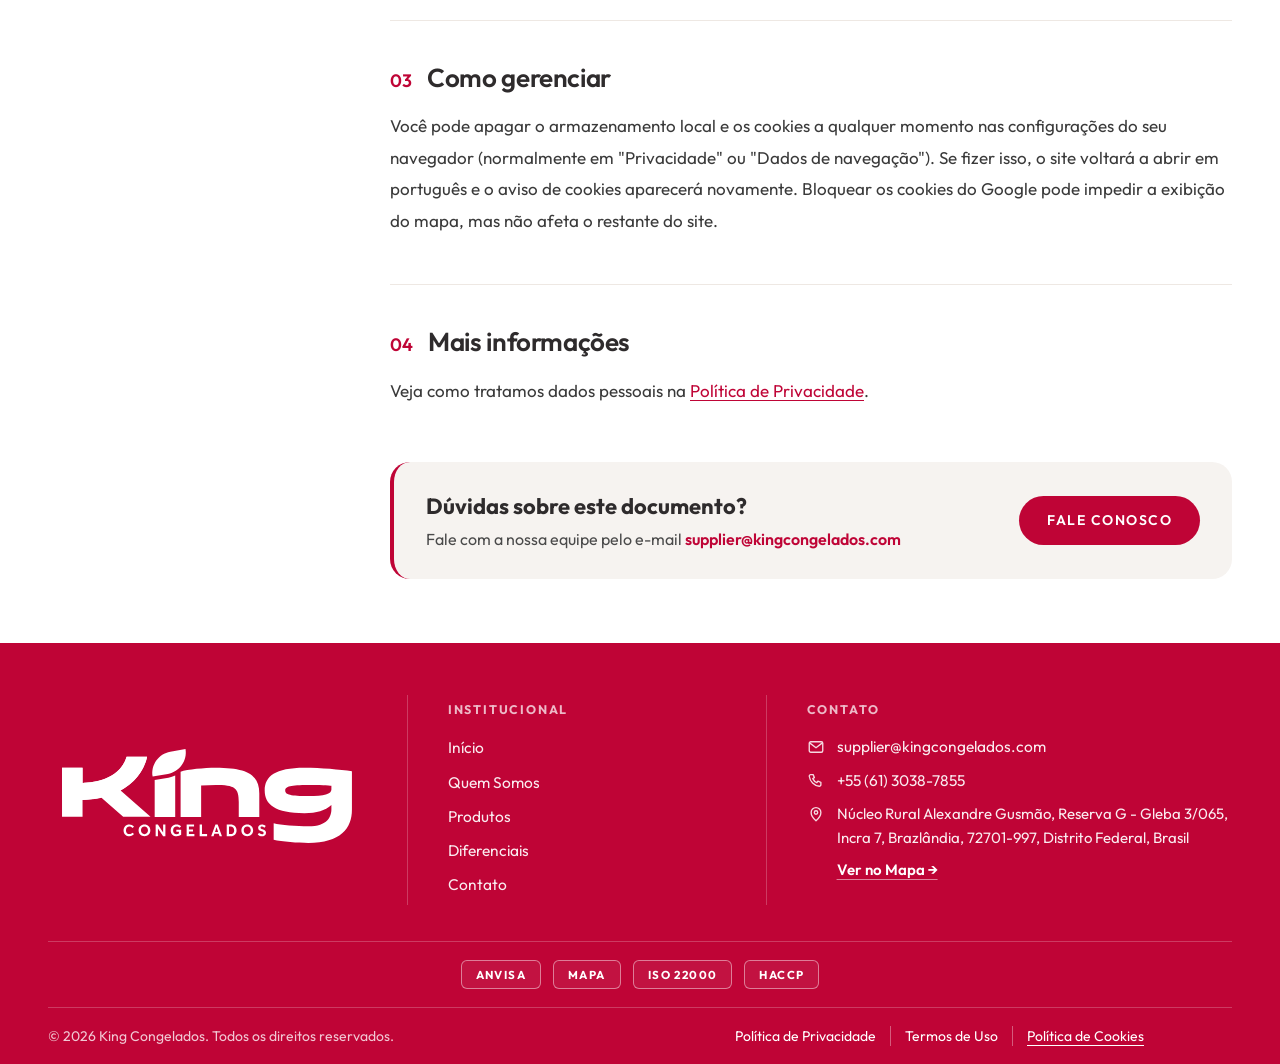
<file: politica-de-cookies.html>
<!DOCTYPE html>
<html lang="pt-BR">
<head>
<meta charset="UTF-8">
<meta name="viewport" content="width=device-width, initial-scale=1">
<title>King Congelados</title>
<meta name="description" content="Quais cookies e armazenamentos o site da King Congelados utiliza e como gerenciá-los.">
<meta name="robots" content="index, follow, max-image-preview:large">
<meta name="theme-color" content="#BF0436">
<link rel="canonical" href="https://kingcongelados.com/politica-de-cookies.html">
<meta property="og:locale" content="pt_BR">
<meta property="og:site_name" content="King Congelados">
<meta property="og:type" content="website">
<meta property="og:title" content="King Congelados">
<meta property="og:description" content="Quais cookies e armazenamentos o site da King Congelados utiliza e como gerenciá-los.">
<meta property="og:image" content="https://kingcongelados.com/assets/img/produtos/embalagens/morangos.webp">
<meta property="og:url" content="https://kingcongelados.com/politica-de-cookies.html">
<meta name="twitter:card" content="summary_large_image">
<meta name="twitter:title" content="King Congelados">
<meta name="twitter:description" content="Quais cookies e armazenamentos o site da King Congelados utiliza e como gerenciá-los.">
<meta name="twitter:image" content="https://kingcongelados.com/assets/img/produtos/embalagens/morangos.webp">
<link rel="preconnect" href="https://fonts.googleapis.com">
<link rel="preconnect" href="https://fonts.gstatic.com" crossorigin>
<link href="https://fonts.googleapis.com/css2?family=Outfit:wght@300;400;500;600;700;800&display=swap" rel="stylesheet">
<link rel="stylesheet" href="assets/css/style.css?v=202611231406">
<link rel="icon" type="image/png" sizes="32x32" href="assets/img/marca/favicon.png">
<link rel="apple-touch-icon" href="assets/img/marca/favicon.png">
<script src="assets/js/i18n.js?v=202611231406"></script>
<script src="assets/js/main.js?v=202611231406" defer></script>
</head>
<body data-page="cookies">

<a class="skip-link" href="#conteudo" data-i18n="nav.skip">Ir para o conteúdo</a>

<div class="topbar">
  <div class="container topbar__inner">
    <div class="topbar__end">
      <a class="topbar__link" href="mailto:supplier@kingcongelados.com"><svg viewBox="0 0 24 24" fill="none" stroke="currentColor" stroke-width="2" stroke-linecap="round" stroke-linejoin="round" aria-hidden="true"><rect width="20" height="16" x="2" y="4" rx="2"/><path d="m22 7-8.97 5.7a1.94 1.94 0 0 1-2.06 0L2 7"/></svg>supplier@kingcongelados.com</a>
      <a class="topbar__link" href="https://wa.me/556130387855" target="_blank" rel="noopener"><svg viewBox="0 0 24 24" fill="none" stroke="currentColor" stroke-width="2" stroke-linecap="round" stroke-linejoin="round" aria-hidden="true"><path d="M22 16.92v3a2 2 0 0 1-2.18 2 19.79 19.79 0 0 1-8.63-3.07 19.5 19.5 0 0 1-6-6 19.79 19.79 0 0 1-3.07-8.67A2 2 0 0 1 4.11 2h3a2 2 0 0 1 2 1.72c.13.96.36 1.9.7 2.81a2 2 0 0 1-.45 2.11L8.09 9.91a16 16 0 0 0 6 6l1.27-1.27a2 2 0 0 1 2.11-.45c.91.34 1.85.57 2.81.7A2 2 0 0 1 22 16.92z"/></svg><span dir="ltr">+55 (61) 3038-7855</span></a>
    </div>
  </div>
</div>

<header class="site-header">
  <div class="container site-header__bar">
    <a class="logo" href="index.html" aria-label="King Congelados — página inicial" data-i18n-attr="aria-label:nav.home"><img src="assets/img/marca/logo-king-vermelho.svg" alt="" width="190" height="62"></a>

    <nav class="nav" aria-label="Menu principal" data-i18n-attr="aria-label:nav.menuLabel">
      <a class="nav__link" href="index.html" data-nav="inicio" data-i18n="common.home">Início</a>
      <a class="nav__link" href="quem-somos.html" data-nav="quem-somos" data-i18n="nav.about">Quem Somos</a>
      <a class="nav__link" href="produtos.html" data-nav="produtos" data-i18n="nav.products">Produtos</a>
      <a class="nav__link" href="diferenciais.html" data-nav="diferenciais" data-i18n="nav.differentials">Diferenciais</a>
      <a class="nav__link" href="contato.html" data-nav="contato" data-i18n="nav.contact">Contato</a>
    </nav>

    <div class="lang-switch lang-switch--bar" role="group" aria-label="Idioma" data-i18n-attr="aria-label:nav.langLabel">
      <button type="button" class="lang-btn" data-lang="PT" aria-pressed="true" lang="pt-BR">PT</button>
      <button type="button" class="lang-btn" data-lang="EN" aria-pressed="false" lang="en">EN</button>
      <button type="button" class="lang-btn" data-lang="AR" aria-pressed="false" lang="ar">AR</button>
    </div>

    <button class="nav-toggle" type="button" aria-expanded="false" aria-controls="mobile-menu" aria-label="Abrir menu">
      <svg class="icon-open" viewBox="0 0 24 24" fill="none" stroke="currentColor" stroke-width="2" stroke-linecap="round" aria-hidden="true"><path d="M4 6h16M4 12h16M4 18h16"/></svg>
      <svg class="icon-close" viewBox="0 0 24 24" fill="none" stroke="currentColor" stroke-width="2" stroke-linecap="round" aria-hidden="true"><path d="M18 6 6 18M6 6l12 12"/></svg>
    </button>
  </div>

  <div class="mobile-menu" id="mobile-menu" hidden>
    <nav class="mobile-menu__nav" aria-label="Menu principal" data-i18n-attr="aria-label:nav.menuLabel">
      <a href="index.html" data-nav="inicio" data-i18n="common.home">Início</a>
      <a href="quem-somos.html" data-nav="quem-somos" data-i18n="nav.about">Quem Somos</a>
      <a href="produtos.html" data-nav="produtos" data-i18n="nav.products">Produtos</a>
      <a href="diferenciais.html" data-nav="diferenciais" data-i18n="nav.differentials">Diferenciais</a>
      <a href="contato.html" data-nav="contato" data-i18n="nav.contact">Contato</a>
    </nav>
    <div class="lang-switch" role="group" aria-label="Idioma" data-i18n-attr="aria-label:nav.langLabel">
      <button type="button" class="lang-btn" data-lang="PT" aria-pressed="true" lang="pt-BR">PT</button>
      <button type="button" class="lang-btn" data-lang="EN" aria-pressed="false" lang="en">EN</button>
      <button type="button" class="lang-btn" data-lang="AR" aria-pressed="false" lang="ar">AR</button>
    </div>
  </div>
</header>

<main id="conteudo">

  <section class="page-banner page-banner--legal">
    <div class="container page-banner__inner">
      <h1 class="page-banner__title" data-i18n="footer.cookies">Política de Cookies</h1>
      <p class="page-banner__meta"><span data-i18n="legal.updated">Atualizado em</span> 16/11/2026<span class="page-banner__dot" aria-hidden="true"></span>2 <span data-i18n="legal.read">min de leitura</span></p>
    </div>
  </section>

    <nav class="legal-tabs" aria-label="Documentos legais" data-i18n-attr="aria-label:legal.docs">
    <div class="container">
      <div class="legal-tabs__list">
        <a href="politica-de-privacidade.html" data-nav="privacidade" data-i18n="footer.privacy">Política de Privacidade</a>
        <a href="termos-de-uso.html" data-nav="termos" data-i18n="footer.terms">Termos de Uso</a>
        <a href="politica-de-cookies.html" data-nav="cookies" aria-current="page" data-i18n="footer.cookies">Política de Cookies</a>
      </div>
    </div>
  </nav>


  <section class="legal">
    <div class="container legal__layout">
      <nav class="legal__toc" aria-label="Nesta página" data-i18n-attr="aria-label:legal.toc">
        <p class="legal__toc-title" data-i18n="legal.toc">Nesta página</p>
        <ol>
          <li><a href="#secao-1"><span aria-hidden="true">01</span>O que o próprio site guarda</a></li>
          <li><a href="#secao-2"><span aria-hidden="true">02</span>Serviços de terceiros</a></li>
          <li><a href="#secao-3"><span aria-hidden="true">03</span>Como gerenciar</a></li>
          <li><a href="#secao-4"><span aria-hidden="true">04</span>Mais informações</a></li>
        </ol>
      </nav>
      <article class="legal__doc">
        <p class="legal__note" data-i18n="legal.note"></p>

        <div class="legal__summary">
          <p class="legal__summary-title" data-i18n="legal.summary">Em resumo</p>
          <ul>
            <li>O site não cria cookies próprios.</li>
            <li>Guardamos no seu navegador apenas o idioma escolhido e a confirmação do aviso de cookies.</li>
            <li>O mapa do Google, na página de contato, pode gravar cookies do próprio Google.</li>
            <li>Você pode apagar tudo a qualquer momento nas configurações do navegador.</li>
          </ul>
        </div>

        <div class="legal__content">
          <p class="legal__lead">Cookies são pequenos arquivos que os sites gravam no seu navegador. Esta página explica o que o site da King Congelados guarda no seu navegador e quais serviços de terceiros podem gravar cookies.</p>

          <h2 id="secao-1"><span class="legal__num" aria-hidden="true">01</span>O que o próprio site guarda</h2>
          <p>O site não cria cookies próprios. Ele usa apenas o armazenamento local do navegador (localStorage) para duas preferências, que nunca são enviadas para nós:</p>
          <div class="legal__table" role="table" aria-label="Itens guardados no navegador">
            <div role="row" class="legal__row legal__row--head"><span role="columnheader">Nome</span><span role="columnheader">Para que serve</span><span role="columnheader">Duração</span></div>
            <div role="row" class="legal__row"><span role="cell"><code>kc-lang</code></span><span role="cell">Lembrar o idioma escolhido (Português, English ou العربية)</span><span role="cell">Até você apagar</span></div>
            <div role="row" class="legal__row"><span role="cell"><code>kc-cookies</code></span><span role="cell">Não mostrar de novo o aviso de cookies</span><span role="cell">Até você apagar</span></div>
          </div>

          <h2 id="secao-2"><span class="legal__num" aria-hidden="true">02</span>Serviços de terceiros</h2>
          <ul>
            <li><strong>Google Maps:</strong> o mapa da página de contato é fornecido pelo Google, que pode gravar cookies próprios para funcionamento e segurança do mapa. Consulte a <a href="https://policies.google.com/technologies/cookies" target="_blank" rel="noopener">política de cookies do Google</a>.</li>
            <li><strong>Google Fonts:</strong> fornece as fontes do site, sem gravar cookies.</li>
            <li><strong>FormSubmit:</strong> recebe os dados do formulário quando você envia uma proposta, sem gravar cookies no site.</li>
          </ul>
          <p>Não usamos cookies de publicidade, de redes sociais nem de estatísticas de visitas.</p>

          <h2 id="secao-3"><span class="legal__num" aria-hidden="true">03</span>Como gerenciar</h2>
          <p>Você pode apagar o armazenamento local e os cookies a qualquer momento nas configurações do seu navegador (normalmente em "Privacidade" ou "Dados de navegação"). Se fizer isso, o site voltará a abrir em português e o aviso de cookies aparecerá novamente. Bloquear os cookies do Google pode impedir a exibição do mapa, mas não afeta o restante do site.</p>

          <h2 id="secao-4"><span class="legal__num" aria-hidden="true">04</span>Mais informações</h2>
          <p>Veja como tratamos dados pessoais na <a href="politica-de-privacidade.html">Política de Privacidade</a>.</p>
        </div>

        <aside class="legal-help">
          <div>
            <p class="legal-help__title" data-i18n="legal.helpTitle">Dúvidas sobre este documento?</p>
            <p class="legal-help__text"><span data-i18n="legal.helpText">Fale com a nossa equipe pelo e-mail</span> <a href="mailto:supplier@kingcongelados.com">supplier@kingcongelados.com</a></p>
          </div>
          <a class="btn btn--red" href="contato.html" data-i18n="legal.helpBtn">Fale Conosco</a>
        </aside>

      </article>
    </div>
  </section>

</main>

<footer class="site-footer">
  <div class="container">
    <div class="footer__grid">
      <div class="footer__brand">
        <img class="footer__logo" src="assets/img/marca/logo-king.svg" alt="King Congelados" width="190" height="62" loading="lazy">
      </div>
      <div>
        <h2 class="footer__title" data-i18n="footer.navTitle">Institucional</h2>
        <ul class="footer__list">
          <li><a class="footer__link" href="index.html" data-nav="inicio" data-i18n="common.home">Início</a></li>
          <li><a class="footer__link" href="quem-somos.html" data-i18n="nav.about">Quem Somos</a></li>
          <li><a class="footer__link" href="produtos.html" data-i18n="nav.products">Produtos</a></li>
          <li><a class="footer__link" href="diferenciais.html" data-i18n="nav.differentials">Diferenciais</a></li>
          <li><a class="footer__link" href="contato.html" data-i18n="nav.contact">Contato</a></li>
        </ul>
      </div>
      <div>
        <h2 class="footer__title" data-i18n="footer.contactTitle">Contato</h2>
        <ul class="footer__list">
          <li class="footer__ci"><svg class="footer__ic" viewBox="0 0 24 24" fill="none" stroke="currentColor" stroke-width="1.8" stroke-linecap="round" stroke-linejoin="round" aria-hidden="true"><rect x="3" y="5" width="18" height="14" rx="2"/><path d="m3.5 6.5 8.5 6.5 8.5-6.5"/></svg><a class="footer__link" href="mailto:supplier@kingcongelados.com">supplier@kingcongelados.com</a></li>
          <li class="footer__ci"><svg class="footer__ic" viewBox="0 0 24 24" fill="none" stroke="currentColor" stroke-width="1.8" stroke-linecap="round" stroke-linejoin="round" aria-hidden="true"><path d="M5 3.5h3.2l1.6 4-2.1 1.3a11 11 0 0 0 5.5 5.5l1.3-2.1 4 1.6V17a2 2 0 0 1-2.2 2A15.5 15.5 0 0 1 3 5.7 2 2 0 0 1 5 3.5Z"/></svg><a class="footer__link" href="https://wa.me/556130387855" target="_blank" rel="noopener"><span dir="ltr">+55 (61) 3038-7855</span></a></li>
          <li class="footer__ci footer__address"><svg class="footer__ic" viewBox="0 0 24 24" fill="none" stroke="currentColor" stroke-width="1.8" stroke-linecap="round" stroke-linejoin="round" aria-hidden="true"><path d="M12 21s-6.5-5.6-6.5-11a6.5 6.5 0 0 1 13 0c0 5.4-6.5 11-6.5 11Z"/><circle cx="12" cy="10" r="2.3"/></svg><div><span data-i18n="footer.addressText">Núcleo Rural Alexandre Gusmão, Reserva G - Gleba 3/065, Incra 7, Brazlândia, 72701-997, Distrito Federal, Brasil</span><br><a class="footer__map" href="https://www.google.com/maps/place/King+atacadista+de+frutas/@-15.7398343,-48.1156431,16z/data=!4m6!3m5!1s0x935bcbd430a4eb25:0x600b91f6bfb1ac14!8m2!3d-15.7398343!4d-48.1156431" target="_blank" rel="noopener" data-i18n="footer.mapLink">Ver no Mapa →</a></div></li>
        </ul>
      </div>
    </div>

    <div class="footer__certs-bar">
      <ul class="footer__certs" aria-label="Certificações">
        <li>ANVISA</li><li>MAPA</li><li>ISO 22000</li><li>HACCP</li>
      </ul>
    </div>

    <div class="footer__bottom">
      <p class="footer__rights">© <span data-year>2026</span> King Congelados. <span data-i18n="footer.rights">Todos os direitos reservados.</span></p>
      <nav class="footer__legal" aria-label="Legal" data-i18n-attr="aria-label:footer.legalTitle">
        <a href="politica-de-privacidade.html" data-nav="privacidade" data-i18n="footer.privacy">Política de Privacidade</a>
        <a href="termos-de-uso.html" data-nav="termos" data-i18n="footer.terms">Termos de Uso</a>
        <a href="politica-de-cookies.html" data-nav="cookies" aria-current="page" data-i18n="footer.cookies">Política de Cookies</a>
      </nav>
    </div>
  </div>
</footer>

<a class="whats-float" href="https://wa.me/556130387855" target="_blank" rel="noopener" aria-label="Falar no WhatsApp" data-i18n-attr="aria-label:common.whatsapp">
  <svg viewBox="0 0 24 24" fill="currentColor" aria-hidden="true"><path d="M17.47 14.38c-.3-.15-1.76-.87-2.03-.97-.27-.1-.47-.15-.67.15-.2.3-.77.97-.94 1.16-.17.2-.35.22-.64.08-.3-.15-1.26-.46-2.39-1.47-.88-.79-1.48-1.76-1.65-2.06-.17-.3-.02-.46.13-.6.13-.14.3-.35.45-.52.15-.18.2-.3.3-.5.1-.2.05-.37-.03-.52-.07-.15-.67-1.61-.92-2.21-.24-.58-.49-.5-.67-.51h-.57c-.2 0-.52.07-.79.37-.27.3-1.04 1.02-1.04 2.48s1.07 2.88 1.21 3.07c.15.2 2.1 3.2 5.08 4.49.71.31 1.26.49 1.7.63.71.22 1.36.19 1.87.12.57-.09 1.76-.72 2-1.41.25-.7.25-1.29.18-1.41-.08-.13-.27-.2-.57-.35m-5.42 7.4h-.01a9.87 9.87 0 0 1-5.03-1.38l-.36-.21-3.74.98 1-3.65-.24-.37a9.86 9.86 0 0 1-1.51-5.26c0-5.45 4.44-9.88 9.89-9.88 2.64 0 5.12 1.03 6.99 2.9a9.83 9.83 0 0 1 2.89 6.99c0 5.45-4.44 9.88-9.88 9.88m8.41-18.3A11.82 11.82 0 0 0 12.05 0C5.5 0 .16 5.34.16 11.89c0 2.1.55 4.14 1.59 5.95L.06 24l6.3-1.65a11.88 11.88 0 0 0 5.68 1.45h.01c6.55 0 11.89-5.34 11.89-11.89 0-3.18-1.24-6.17-3.48-8.41Z"/></svg>
</a>

<div class="cookie-bar" role="region" aria-label="Cookies" hidden>
  <p><span data-i18n="cookie.text">Este site usa apenas recursos essenciais, como lembrar o idioma escolhido, e o mapa do Google na página de contato.</span> <a href="politica-de-cookies.html" data-i18n="cookie.more">Saiba mais</a></p>
  <button type="button" class="cookie-bar__ok" data-i18n="cookie.ok">Entendi</button>
</div>

</body>
</html>
</file>
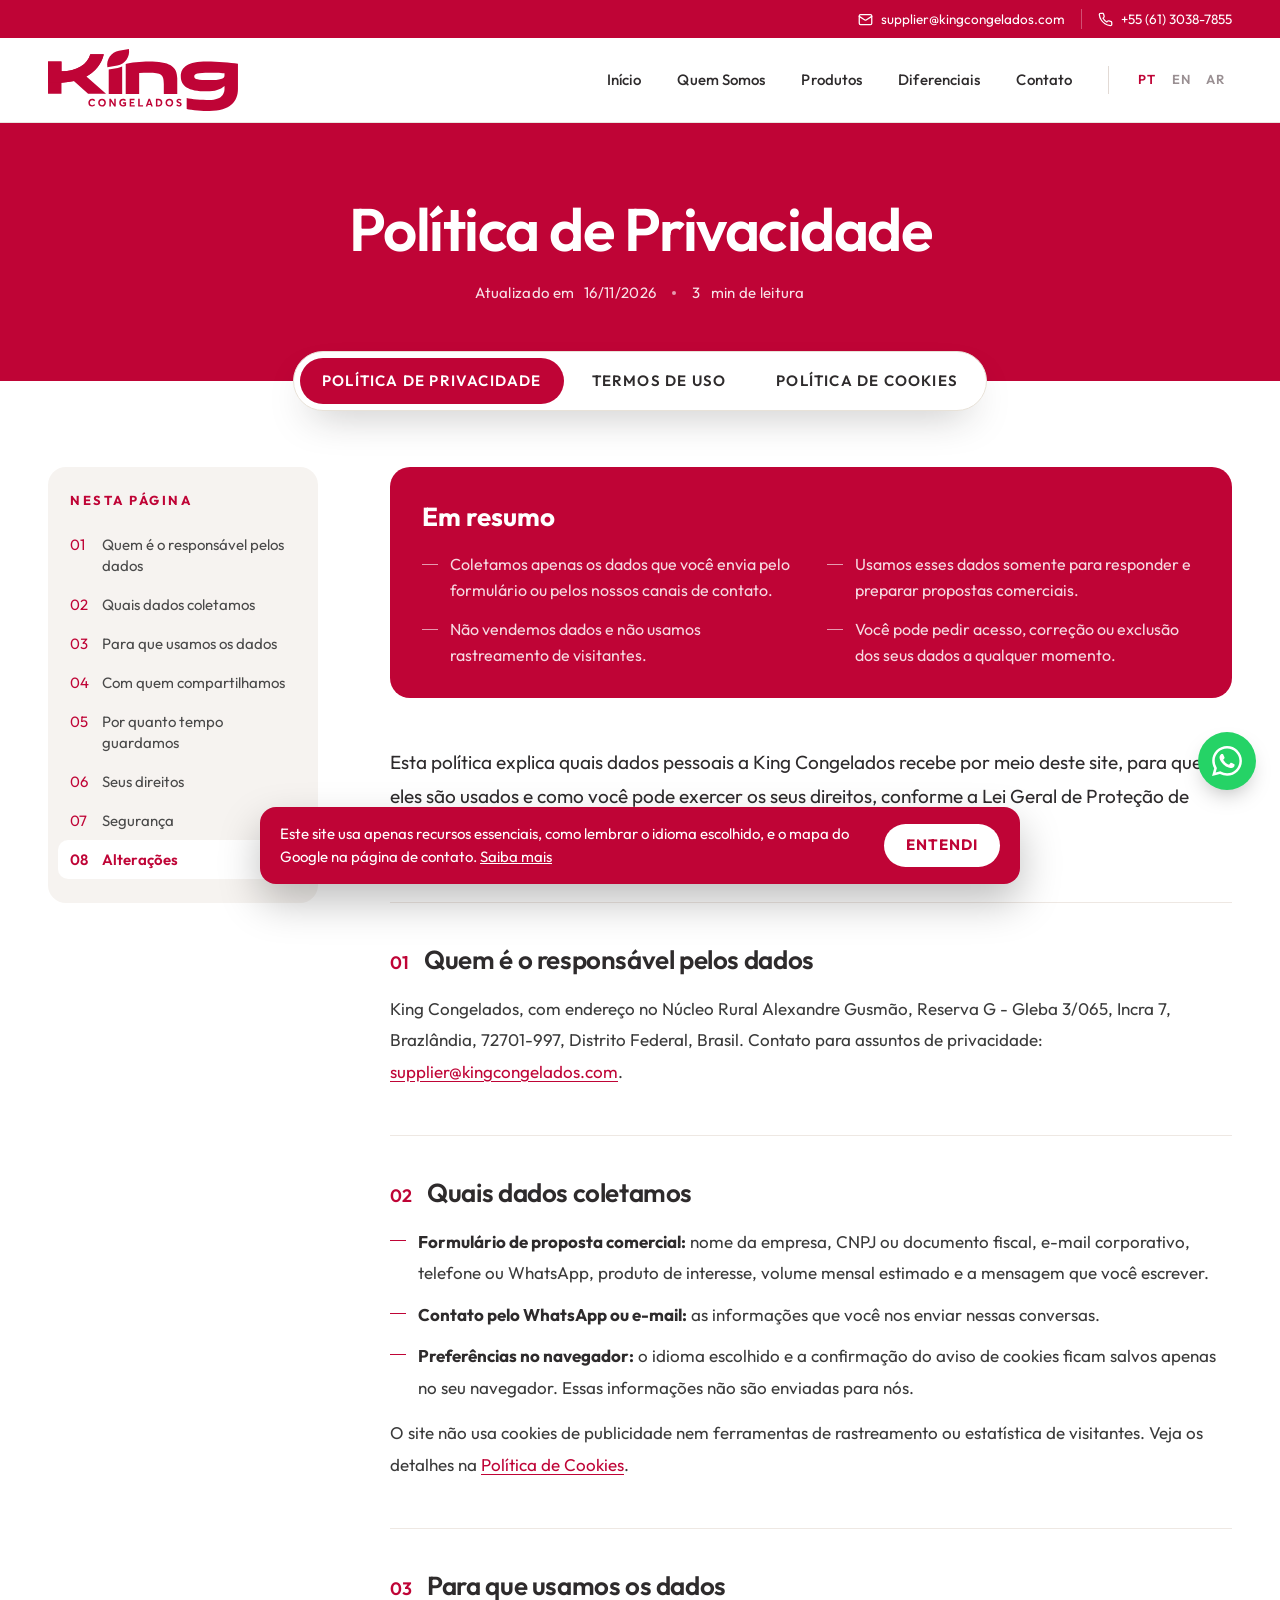
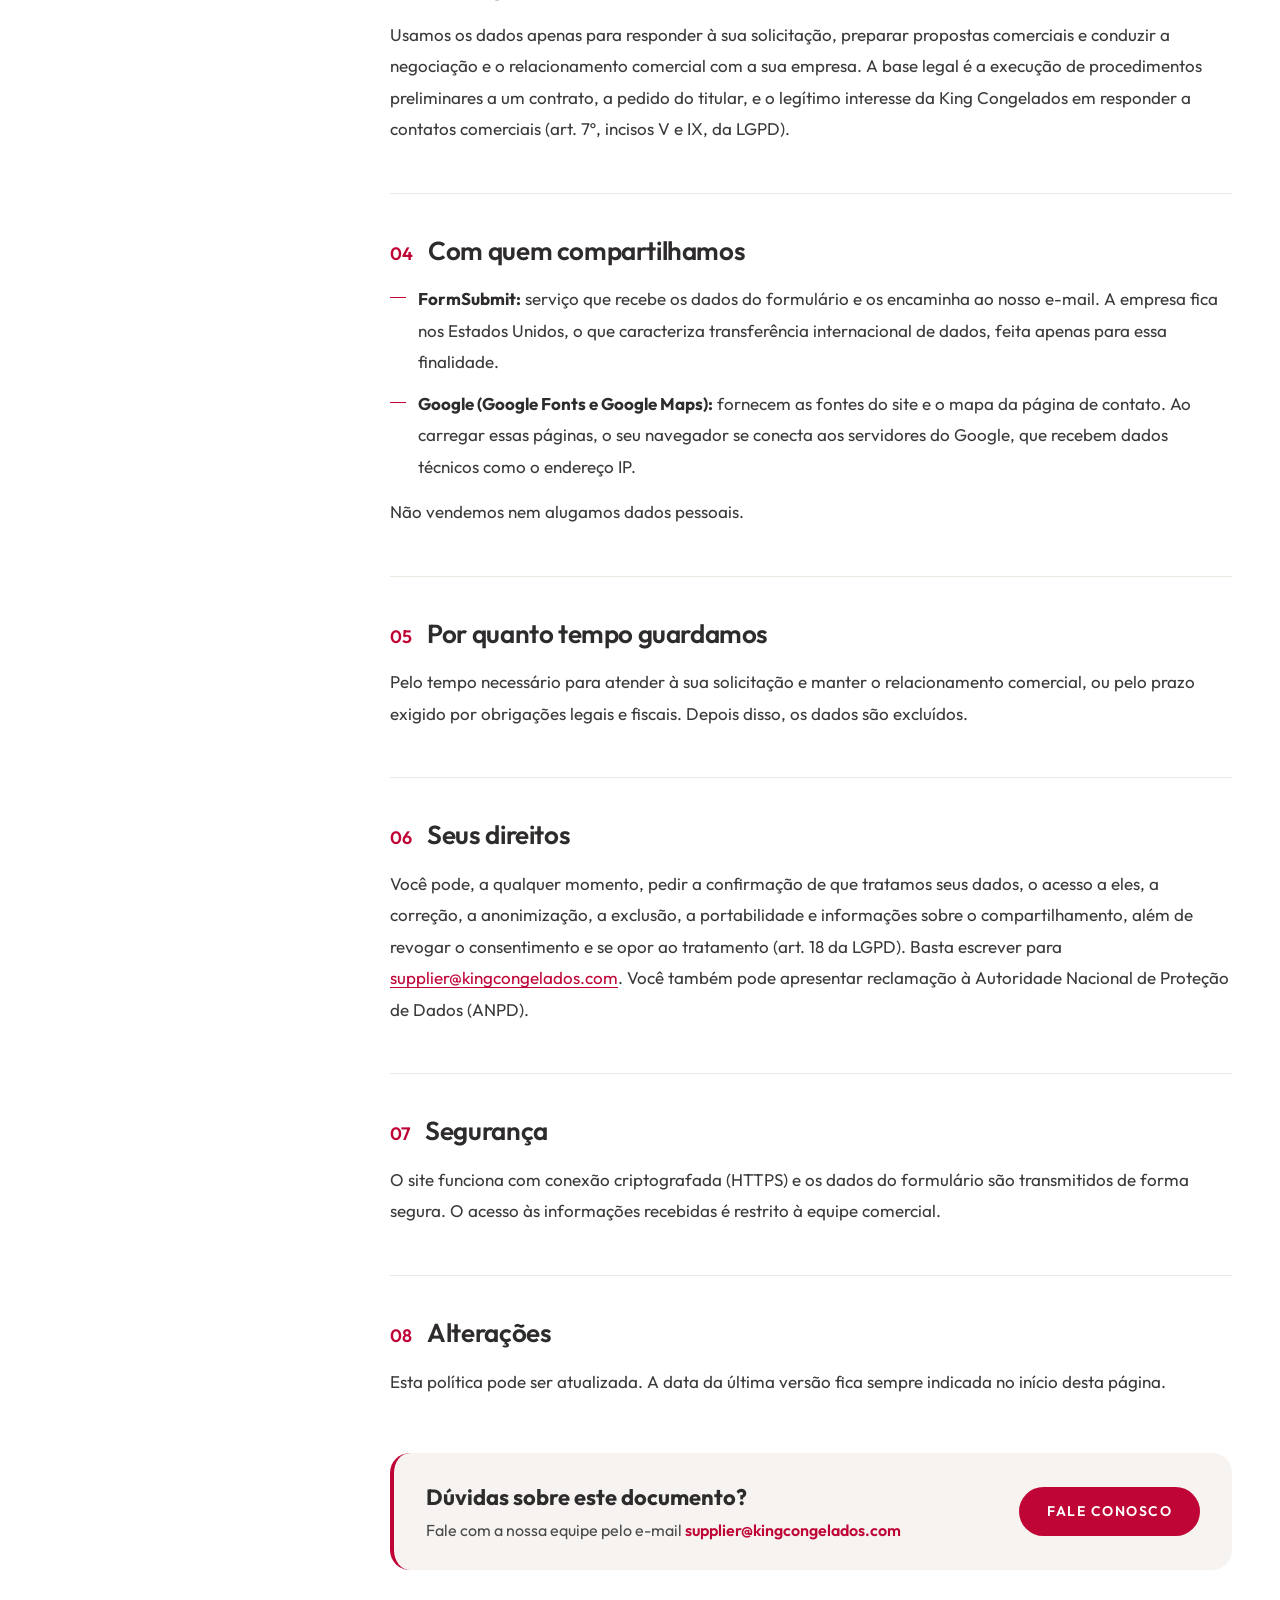
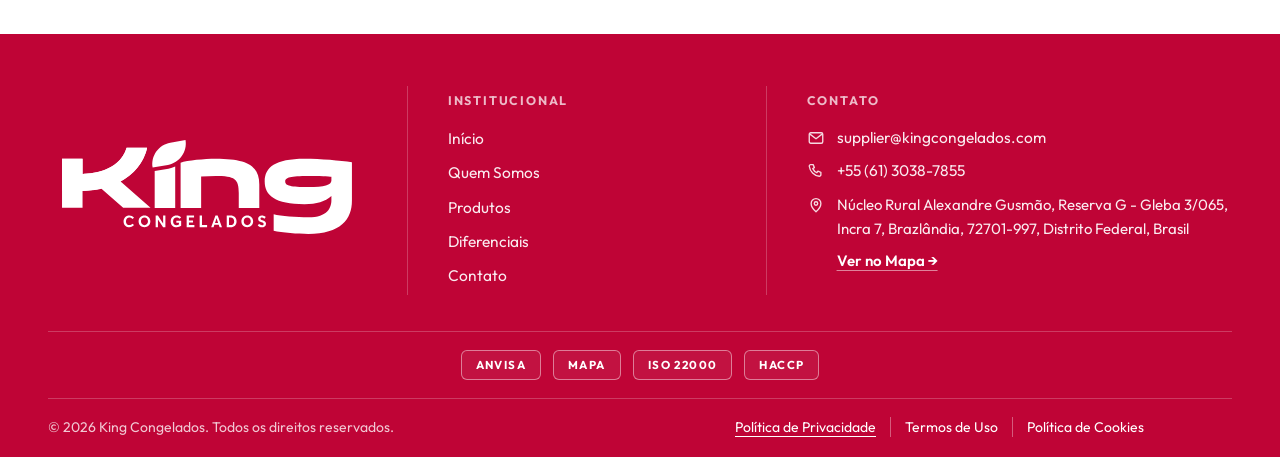
<file: politica-de-privacidade.html>
<!DOCTYPE html>
<html lang="pt-BR">
<head>
<meta charset="UTF-8">
<meta name="viewport" content="width=device-width, initial-scale=1">
<title>King Congelados</title>
<meta name="description" content="Como a King Congelados trata os dados pessoais recebidos pelo site, conforme a LGPD.">
<meta name="robots" content="index, follow, max-image-preview:large">
<meta name="theme-color" content="#BF0436">
<link rel="canonical" href="https://kingcongelados.com/politica-de-privacidade.html">
<meta property="og:locale" content="pt_BR">
<meta property="og:site_name" content="King Congelados">
<meta property="og:type" content="website">
<meta property="og:title" content="King Congelados">
<meta property="og:description" content="Como a King Congelados trata os dados pessoais recebidos pelo site, conforme a LGPD.">
<meta property="og:image" content="https://kingcongelados.com/assets/img/produtos/embalagens/morangos.webp">
<meta property="og:url" content="https://kingcongelados.com/politica-de-privacidade.html">
<meta name="twitter:card" content="summary_large_image">
<meta name="twitter:title" content="King Congelados">
<meta name="twitter:description" content="Como a King Congelados trata os dados pessoais recebidos pelo site, conforme a LGPD.">
<meta name="twitter:image" content="https://kingcongelados.com/assets/img/produtos/embalagens/morangos.webp">
<link rel="preconnect" href="https://fonts.googleapis.com">
<link rel="preconnect" href="https://fonts.gstatic.com" crossorigin>
<link href="https://fonts.googleapis.com/css2?family=Outfit:wght@300;400;500;600;700;800&display=swap" rel="stylesheet">
<link rel="stylesheet" href="assets/css/style.css?v=202611231406">
<link rel="icon" type="image/png" sizes="32x32" href="assets/img/marca/favicon.png">
<link rel="apple-touch-icon" href="assets/img/marca/favicon.png">
<script src="assets/js/i18n.js?v=202611231406"></script>
<script src="assets/js/main.js?v=202611231406" defer></script>
</head>
<body data-page="privacidade">

<a class="skip-link" href="#conteudo" data-i18n="nav.skip">Ir para o conteúdo</a>

<div class="topbar">
  <div class="container topbar__inner">
    <div class="topbar__end">
      <a class="topbar__link" href="mailto:supplier@kingcongelados.com"><svg viewBox="0 0 24 24" fill="none" stroke="currentColor" stroke-width="2" stroke-linecap="round" stroke-linejoin="round" aria-hidden="true"><rect width="20" height="16" x="2" y="4" rx="2"/><path d="m22 7-8.97 5.7a1.94 1.94 0 0 1-2.06 0L2 7"/></svg>supplier@kingcongelados.com</a>
      <a class="topbar__link" href="https://wa.me/556130387855" target="_blank" rel="noopener"><svg viewBox="0 0 24 24" fill="none" stroke="currentColor" stroke-width="2" stroke-linecap="round" stroke-linejoin="round" aria-hidden="true"><path d="M22 16.92v3a2 2 0 0 1-2.18 2 19.79 19.79 0 0 1-8.63-3.07 19.5 19.5 0 0 1-6-6 19.79 19.79 0 0 1-3.07-8.67A2 2 0 0 1 4.11 2h3a2 2 0 0 1 2 1.72c.13.96.36 1.9.7 2.81a2 2 0 0 1-.45 2.11L8.09 9.91a16 16 0 0 0 6 6l1.27-1.27a2 2 0 0 1 2.11-.45c.91.34 1.85.57 2.81.7A2 2 0 0 1 22 16.92z"/></svg><span dir="ltr">+55 (61) 3038-7855</span></a>
    </div>
  </div>
</div>

<header class="site-header">
  <div class="container site-header__bar">
    <a class="logo" href="index.html" aria-label="King Congelados — página inicial" data-i18n-attr="aria-label:nav.home"><img src="assets/img/marca/logo-king-vermelho.svg" alt="" width="190" height="62"></a>

    <nav class="nav" aria-label="Menu principal" data-i18n-attr="aria-label:nav.menuLabel">
      <a class="nav__link" href="index.html" data-nav="inicio" data-i18n="common.home">Início</a>
      <a class="nav__link" href="quem-somos.html" data-nav="quem-somos" data-i18n="nav.about">Quem Somos</a>
      <a class="nav__link" href="produtos.html" data-nav="produtos" data-i18n="nav.products">Produtos</a>
      <a class="nav__link" href="diferenciais.html" data-nav="diferenciais" data-i18n="nav.differentials">Diferenciais</a>
      <a class="nav__link" href="contato.html" data-nav="contato" data-i18n="nav.contact">Contato</a>
    </nav>

    <div class="lang-switch lang-switch--bar" role="group" aria-label="Idioma" data-i18n-attr="aria-label:nav.langLabel">
      <button type="button" class="lang-btn" data-lang="PT" aria-pressed="true" lang="pt-BR">PT</button>
      <button type="button" class="lang-btn" data-lang="EN" aria-pressed="false" lang="en">EN</button>
      <button type="button" class="lang-btn" data-lang="AR" aria-pressed="false" lang="ar">AR</button>
    </div>

    <button class="nav-toggle" type="button" aria-expanded="false" aria-controls="mobile-menu" aria-label="Abrir menu">
      <svg class="icon-open" viewBox="0 0 24 24" fill="none" stroke="currentColor" stroke-width="2" stroke-linecap="round" aria-hidden="true"><path d="M4 6h16M4 12h16M4 18h16"/></svg>
      <svg class="icon-close" viewBox="0 0 24 24" fill="none" stroke="currentColor" stroke-width="2" stroke-linecap="round" aria-hidden="true"><path d="M18 6 6 18M6 6l12 12"/></svg>
    </button>
  </div>

  <div class="mobile-menu" id="mobile-menu" hidden>
    <nav class="mobile-menu__nav" aria-label="Menu principal" data-i18n-attr="aria-label:nav.menuLabel">
      <a href="index.html" data-nav="inicio" data-i18n="common.home">Início</a>
      <a href="quem-somos.html" data-nav="quem-somos" data-i18n="nav.about">Quem Somos</a>
      <a href="produtos.html" data-nav="produtos" data-i18n="nav.products">Produtos</a>
      <a href="diferenciais.html" data-nav="diferenciais" data-i18n="nav.differentials">Diferenciais</a>
      <a href="contato.html" data-nav="contato" data-i18n="nav.contact">Contato</a>
    </nav>
    <div class="lang-switch" role="group" aria-label="Idioma" data-i18n-attr="aria-label:nav.langLabel">
      <button type="button" class="lang-btn" data-lang="PT" aria-pressed="true" lang="pt-BR">PT</button>
      <button type="button" class="lang-btn" data-lang="EN" aria-pressed="false" lang="en">EN</button>
      <button type="button" class="lang-btn" data-lang="AR" aria-pressed="false" lang="ar">AR</button>
    </div>
  </div>
</header>

<main id="conteudo">

  <section class="page-banner page-banner--legal">
    <div class="container page-banner__inner">
      <h1 class="page-banner__title" data-i18n="footer.privacy">Política de Privacidade</h1>
      <p class="page-banner__meta"><span data-i18n="legal.updated">Atualizado em</span> 16/11/2026<span class="page-banner__dot" aria-hidden="true"></span>3 <span data-i18n="legal.read">min de leitura</span></p>
    </div>
  </section>

    <nav class="legal-tabs" aria-label="Documentos legais" data-i18n-attr="aria-label:legal.docs">
    <div class="container">
      <div class="legal-tabs__list">
        <a href="politica-de-privacidade.html" data-nav="privacidade" aria-current="page" data-i18n="footer.privacy">Política de Privacidade</a>
        <a href="termos-de-uso.html" data-nav="termos" data-i18n="footer.terms">Termos de Uso</a>
        <a href="politica-de-cookies.html" data-nav="cookies" data-i18n="footer.cookies">Política de Cookies</a>
      </div>
    </div>
  </nav>


  <section class="legal">
    <div class="container legal__layout">
      <nav class="legal__toc" aria-label="Nesta página" data-i18n-attr="aria-label:legal.toc">
        <p class="legal__toc-title" data-i18n="legal.toc">Nesta página</p>
        <ol>
          <li><a href="#secao-1"><span aria-hidden="true">01</span>Quem é o responsável pelos dados</a></li>
          <li><a href="#secao-2"><span aria-hidden="true">02</span>Quais dados coletamos</a></li>
          <li><a href="#secao-3"><span aria-hidden="true">03</span>Para que usamos os dados</a></li>
          <li><a href="#secao-4"><span aria-hidden="true">04</span>Com quem compartilhamos</a></li>
          <li><a href="#secao-5"><span aria-hidden="true">05</span>Por quanto tempo guardamos</a></li>
          <li><a href="#secao-6"><span aria-hidden="true">06</span>Seus direitos</a></li>
          <li><a href="#secao-7"><span aria-hidden="true">07</span>Segurança</a></li>
          <li><a href="#secao-8"><span aria-hidden="true">08</span>Alterações</a></li>
        </ol>
      </nav>
      <article class="legal__doc">
        <p class="legal__note" data-i18n="legal.note"></p>

        <div class="legal__summary">
          <p class="legal__summary-title" data-i18n="legal.summary">Em resumo</p>
          <ul>
            <li>Coletamos apenas os dados que você envia pelo formulário ou pelos nossos canais de contato.</li>
            <li>Usamos esses dados somente para responder e preparar propostas comerciais.</li>
            <li>Não vendemos dados e não usamos rastreamento de visitantes.</li>
            <li>Você pode pedir acesso, correção ou exclusão dos seus dados a qualquer momento.</li>
          </ul>
        </div>

        <div class="legal__content">
          <p class="legal__lead">Esta política explica quais dados pessoais a King Congelados recebe por meio deste site, para que eles são usados e como você pode exercer os seus direitos, conforme a Lei Geral de Proteção de Dados (Lei nº 13.709/2018 — LGPD).</p>

          <h2 id="secao-1"><span class="legal__num" aria-hidden="true">01</span>Quem é o responsável pelos dados</h2>
          <p>King Congelados, com endereço no Núcleo Rural Alexandre Gusmão, Reserva G - Gleba 3/065, Incra 7, Brazlândia, 72701-997, Distrito Federal, Brasil. Contato para assuntos de privacidade: <a href="mailto:supplier@kingcongelados.com">supplier@kingcongelados.com</a>.</p>

          <h2 id="secao-2"><span class="legal__num" aria-hidden="true">02</span>Quais dados coletamos</h2>
          <ul>
            <li><strong>Formulário de proposta comercial:</strong> nome da empresa, CNPJ ou documento fiscal, e-mail corporativo, telefone ou WhatsApp, produto de interesse, volume mensal estimado e a mensagem que você escrever.</li>
            <li><strong>Contato pelo WhatsApp ou e-mail:</strong> as informações que você nos enviar nessas conversas.</li>
            <li><strong>Preferências no navegador:</strong> o idioma escolhido e a confirmação do aviso de cookies ficam salvos apenas no seu navegador. Essas informações não são enviadas para nós.</li>
          </ul>
          <p>O site não usa cookies de publicidade nem ferramentas de rastreamento ou estatística de visitantes. Veja os detalhes na <a href="politica-de-cookies.html">Política de Cookies</a>.</p>

          <h2 id="secao-3"><span class="legal__num" aria-hidden="true">03</span>Para que usamos os dados</h2>
          <p>Usamos os dados apenas para responder à sua solicitação, preparar propostas comerciais e conduzir a negociação e o relacionamento comercial com a sua empresa. A base legal é a execução de procedimentos preliminares a um contrato, a pedido do titular, e o legítimo interesse da King Congelados em responder a contatos comerciais (art. 7º, incisos V e IX, da LGPD).</p>

          <h2 id="secao-4"><span class="legal__num" aria-hidden="true">04</span>Com quem compartilhamos</h2>
          <ul>
            <li><strong>FormSubmit:</strong> serviço que recebe os dados do formulário e os encaminha ao nosso e-mail. A empresa fica nos Estados Unidos, o que caracteriza transferência internacional de dados, feita apenas para essa finalidade.</li>
            <li><strong>Google (Google Fonts e Google Maps):</strong> fornecem as fontes do site e o mapa da página de contato. Ao carregar essas páginas, o seu navegador se conecta aos servidores do Google, que recebem dados técnicos como o endereço IP.</li>
          </ul>
          <p>Não vendemos nem alugamos dados pessoais.</p>

          <h2 id="secao-5"><span class="legal__num" aria-hidden="true">05</span>Por quanto tempo guardamos</h2>
          <p>Pelo tempo necessário para atender à sua solicitação e manter o relacionamento comercial, ou pelo prazo exigido por obrigações legais e fiscais. Depois disso, os dados são excluídos.</p>

          <h2 id="secao-6"><span class="legal__num" aria-hidden="true">06</span>Seus direitos</h2>
          <p>Você pode, a qualquer momento, pedir a confirmação de que tratamos seus dados, o acesso a eles, a correção, a anonimização, a exclusão, a portabilidade e informações sobre o compartilhamento, além de revogar o consentimento e se opor ao tratamento (art. 18 da LGPD). Basta escrever para <a href="mailto:supplier@kingcongelados.com">supplier@kingcongelados.com</a>. Você também pode apresentar reclamação à Autoridade Nacional de Proteção de Dados (ANPD).</p>

          <h2 id="secao-7"><span class="legal__num" aria-hidden="true">07</span>Segurança</h2>
          <p>O site funciona com conexão criptografada (HTTPS) e os dados do formulário são transmitidos de forma segura. O acesso às informações recebidas é restrito à equipe comercial.</p>

          <h2 id="secao-8"><span class="legal__num" aria-hidden="true">08</span>Alterações</h2>
          <p>Esta política pode ser atualizada. A data da última versão fica sempre indicada no início desta página.</p>
        </div>

        <aside class="legal-help">
          <div>
            <p class="legal-help__title" data-i18n="legal.helpTitle">Dúvidas sobre este documento?</p>
            <p class="legal-help__text"><span data-i18n="legal.helpText">Fale com a nossa equipe pelo e-mail</span> <a href="mailto:supplier@kingcongelados.com">supplier@kingcongelados.com</a></p>
          </div>
          <a class="btn btn--red" href="contato.html" data-i18n="legal.helpBtn">Fale Conosco</a>
        </aside>

      </article>
    </div>
  </section>

</main>

<footer class="site-footer">
  <div class="container">
    <div class="footer__grid">
      <div class="footer__brand">
        <img class="footer__logo" src="assets/img/marca/logo-king.svg" alt="King Congelados" width="190" height="62" loading="lazy">
      </div>
      <div>
        <h2 class="footer__title" data-i18n="footer.navTitle">Institucional</h2>
        <ul class="footer__list">
          <li><a class="footer__link" href="index.html" data-nav="inicio" data-i18n="common.home">Início</a></li>
          <li><a class="footer__link" href="quem-somos.html" data-i18n="nav.about">Quem Somos</a></li>
          <li><a class="footer__link" href="produtos.html" data-i18n="nav.products">Produtos</a></li>
          <li><a class="footer__link" href="diferenciais.html" data-i18n="nav.differentials">Diferenciais</a></li>
          <li><a class="footer__link" href="contato.html" data-i18n="nav.contact">Contato</a></li>
        </ul>
      </div>
      <div>
        <h2 class="footer__title" data-i18n="footer.contactTitle">Contato</h2>
        <ul class="footer__list">
          <li class="footer__ci"><svg class="footer__ic" viewBox="0 0 24 24" fill="none" stroke="currentColor" stroke-width="1.8" stroke-linecap="round" stroke-linejoin="round" aria-hidden="true"><rect x="3" y="5" width="18" height="14" rx="2"/><path d="m3.5 6.5 8.5 6.5 8.5-6.5"/></svg><a class="footer__link" href="mailto:supplier@kingcongelados.com">supplier@kingcongelados.com</a></li>
          <li class="footer__ci"><svg class="footer__ic" viewBox="0 0 24 24" fill="none" stroke="currentColor" stroke-width="1.8" stroke-linecap="round" stroke-linejoin="round" aria-hidden="true"><path d="M5 3.5h3.2l1.6 4-2.1 1.3a11 11 0 0 0 5.5 5.5l1.3-2.1 4 1.6V17a2 2 0 0 1-2.2 2A15.5 15.5 0 0 1 3 5.7 2 2 0 0 1 5 3.5Z"/></svg><a class="footer__link" href="https://wa.me/556130387855" target="_blank" rel="noopener"><span dir="ltr">+55 (61) 3038-7855</span></a></li>
          <li class="footer__ci footer__address"><svg class="footer__ic" viewBox="0 0 24 24" fill="none" stroke="currentColor" stroke-width="1.8" stroke-linecap="round" stroke-linejoin="round" aria-hidden="true"><path d="M12 21s-6.5-5.6-6.5-11a6.5 6.5 0 0 1 13 0c0 5.4-6.5 11-6.5 11Z"/><circle cx="12" cy="10" r="2.3"/></svg><div><span data-i18n="footer.addressText">Núcleo Rural Alexandre Gusmão, Reserva G - Gleba 3/065, Incra 7, Brazlândia, 72701-997, Distrito Federal, Brasil</span><br><a class="footer__map" href="https://www.google.com/maps/place/King+atacadista+de+frutas/@-15.7398343,-48.1156431,16z/data=!4m6!3m5!1s0x935bcbd430a4eb25:0x600b91f6bfb1ac14!8m2!3d-15.7398343!4d-48.1156431" target="_blank" rel="noopener" data-i18n="footer.mapLink">Ver no Mapa →</a></div></li>
        </ul>
      </div>
    </div>

    <div class="footer__certs-bar">
      <ul class="footer__certs" aria-label="Certificações">
        <li>ANVISA</li><li>MAPA</li><li>ISO 22000</li><li>HACCP</li>
      </ul>
    </div>

    <div class="footer__bottom">
      <p class="footer__rights">© <span data-year>2026</span> King Congelados. <span data-i18n="footer.rights">Todos os direitos reservados.</span></p>
      <nav class="footer__legal" aria-label="Legal" data-i18n-attr="aria-label:footer.legalTitle">
        <a href="politica-de-privacidade.html" data-nav="privacidade" aria-current="page" data-i18n="footer.privacy">Política de Privacidade</a>
        <a href="termos-de-uso.html" data-nav="termos" data-i18n="footer.terms">Termos de Uso</a>
        <a href="politica-de-cookies.html" data-nav="cookies" data-i18n="footer.cookies">Política de Cookies</a>
      </nav>
    </div>
  </div>
</footer>

<a class="whats-float" href="https://wa.me/556130387855" target="_blank" rel="noopener" aria-label="Falar no WhatsApp" data-i18n-attr="aria-label:common.whatsapp">
  <svg viewBox="0 0 24 24" fill="currentColor" aria-hidden="true"><path d="M17.47 14.38c-.3-.15-1.76-.87-2.03-.97-.27-.1-.47-.15-.67.15-.2.3-.77.97-.94 1.16-.17.2-.35.22-.64.08-.3-.15-1.26-.46-2.39-1.47-.88-.79-1.48-1.76-1.65-2.06-.17-.3-.02-.46.13-.6.13-.14.3-.35.45-.52.15-.18.2-.3.3-.5.1-.2.05-.37-.03-.52-.07-.15-.67-1.61-.92-2.21-.24-.58-.49-.5-.67-.51h-.57c-.2 0-.52.07-.79.37-.27.3-1.04 1.02-1.04 2.48s1.07 2.88 1.21 3.07c.15.2 2.1 3.2 5.08 4.49.71.31 1.26.49 1.7.63.71.22 1.36.19 1.87.12.57-.09 1.76-.72 2-1.41.25-.7.25-1.29.18-1.41-.08-.13-.27-.2-.57-.35m-5.42 7.4h-.01a9.87 9.87 0 0 1-5.03-1.38l-.36-.21-3.74.98 1-3.65-.24-.37a9.86 9.86 0 0 1-1.51-5.26c0-5.45 4.44-9.88 9.89-9.88 2.64 0 5.12 1.03 6.99 2.9a9.83 9.83 0 0 1 2.89 6.99c0 5.45-4.44 9.88-9.88 9.88m8.41-18.3A11.82 11.82 0 0 0 12.05 0C5.5 0 .16 5.34.16 11.89c0 2.1.55 4.14 1.59 5.95L.06 24l6.3-1.65a11.88 11.88 0 0 0 5.68 1.45h.01c6.55 0 11.89-5.34 11.89-11.89 0-3.18-1.24-6.17-3.48-8.41Z"/></svg>
</a>

<div class="cookie-bar" role="region" aria-label="Cookies" hidden>
  <p><span data-i18n="cookie.text">Este site usa apenas recursos essenciais, como lembrar o idioma escolhido, e o mapa do Google na página de contato.</span> <a href="politica-de-cookies.html" data-i18n="cookie.more">Saiba mais</a></p>
  <button type="button" class="cookie-bar__ok" data-i18n="cookie.ok">Entendi</button>
</div>

</body>
</html>
</file>
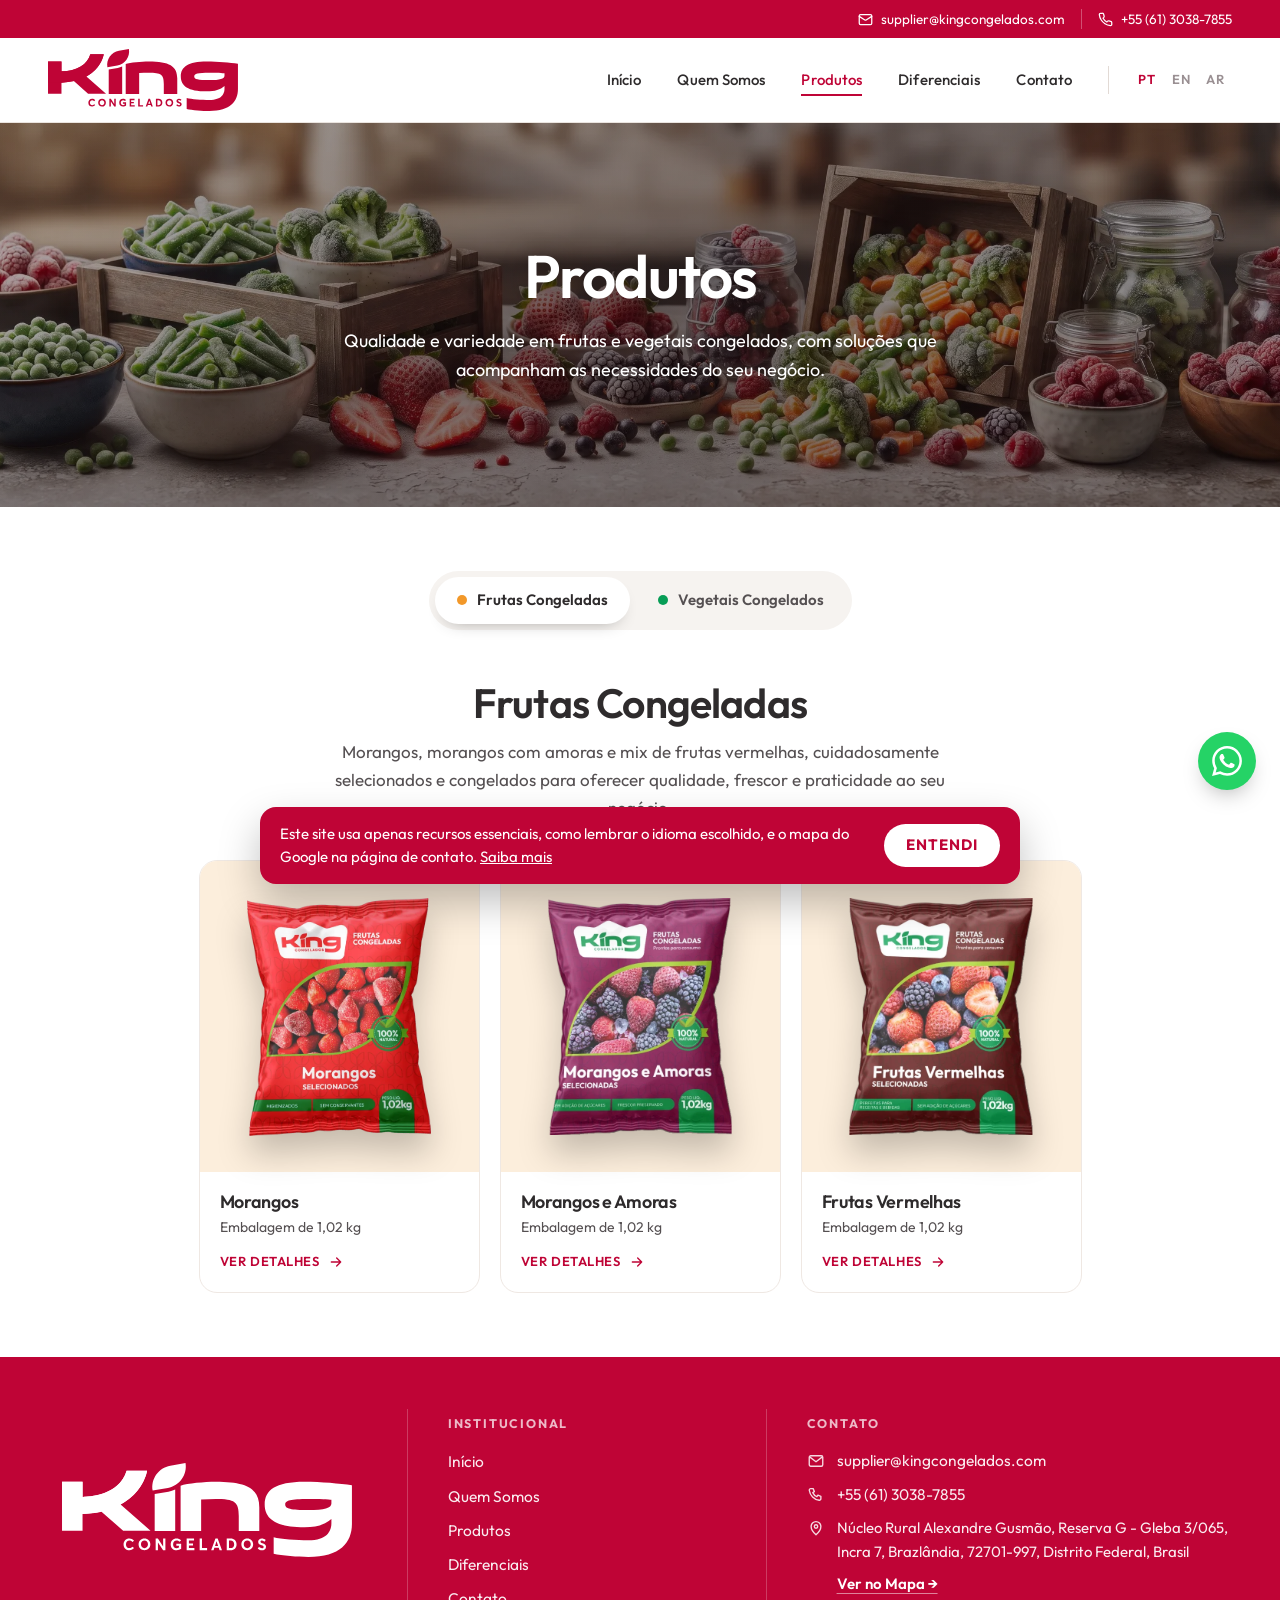
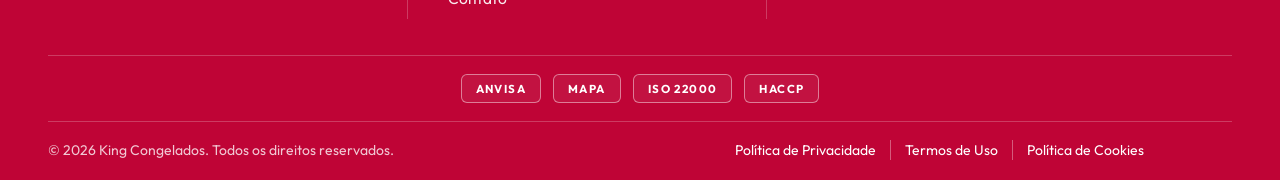
<file: produtos.html>
<!DOCTYPE html>
<html lang="pt-BR">
<head>
<meta charset="UTF-8">
<meta name="viewport" content="width=device-width, initial-scale=1">
<title>King Congelados</title>
<meta name="description" content="Linha Frutas (morangos, morangos e amoras, frutas vermelhas) e linha Vegetais (brócolis, ervilhas, vagens, mix de vegetais) King.">
<meta name="robots" content="index, follow, max-image-preview:large">
<meta name="theme-color" content="#BF0436">
<link rel="canonical" href="https://kingcongelados.com/produtos.html">
<meta property="og:locale" content="pt_BR">
<meta property="og:site_name" content="King Congelados">
<meta property="og:type" content="website">
<meta property="og:title" content="King Congelados">
<meta property="og:description" content="Linha Frutas (morangos, morangos e amoras, frutas vermelhas) e linha Vegetais (brócolis, ervilhas, vagens, mix de vegetais) King.">
<meta property="og:image" content="https://kingcongelados.com/assets/img/produtos/embalagens/morangos.webp">
<meta property="og:url" content="https://kingcongelados.com/produtos.html">
<meta name="twitter:card" content="summary_large_image">
<meta name="twitter:title" content="King Congelados">
<meta name="twitter:description" content="Linha Frutas (morangos, morangos e amoras, frutas vermelhas) e linha Vegetais (brócolis, ervilhas, vagens, mix de vegetais) King.">
<meta name="twitter:image" content="https://kingcongelados.com/assets/img/produtos/embalagens/morangos.webp">
<link rel="preconnect" href="https://fonts.googleapis.com">
<link rel="preconnect" href="https://fonts.gstatic.com" crossorigin>
<link href="https://fonts.googleapis.com/css2?family=Outfit:wght@300;400;500;600;700;800&display=swap" rel="stylesheet">
<link rel="stylesheet" href="assets/css/style.css?v=202611231406">
<link rel="icon" type="image/png" sizes="32x32" href="assets/img/marca/favicon.png">
<link rel="apple-touch-icon" href="assets/img/marca/favicon.png">
<script src="assets/js/i18n.js?v=202611231406"></script>
<script src="assets/js/main.js?v=202611231406" defer></script>
</head>
<body data-page="produtos">

<a class="skip-link" href="#conteudo" data-i18n="nav.skip">Ir para o conteúdo</a>

<div class="topbar">
  <div class="container topbar__inner">
    <div class="topbar__end">
      <a class="topbar__link" href="mailto:supplier@kingcongelados.com"><svg viewBox="0 0 24 24" fill="none" stroke="currentColor" stroke-width="2" stroke-linecap="round" stroke-linejoin="round" aria-hidden="true"><rect width="20" height="16" x="2" y="4" rx="2"/><path d="m22 7-8.97 5.7a1.94 1.94 0 0 1-2.06 0L2 7"/></svg>supplier@kingcongelados.com</a>
      <a class="topbar__link" href="https://wa.me/556130387855" target="_blank" rel="noopener"><svg viewBox="0 0 24 24" fill="none" stroke="currentColor" stroke-width="2" stroke-linecap="round" stroke-linejoin="round" aria-hidden="true"><path d="M22 16.92v3a2 2 0 0 1-2.18 2 19.79 19.79 0 0 1-8.63-3.07 19.5 19.5 0 0 1-6-6 19.79 19.79 0 0 1-3.07-8.67A2 2 0 0 1 4.11 2h3a2 2 0 0 1 2 1.72c.13.96.36 1.9.7 2.81a2 2 0 0 1-.45 2.11L8.09 9.91a16 16 0 0 0 6 6l1.27-1.27a2 2 0 0 1 2.11-.45c.91.34 1.85.57 2.81.7A2 2 0 0 1 22 16.92z"/></svg><span dir="ltr">+55 (61) 3038-7855</span></a>
    </div>
  </div>
</div>

<header class="site-header">
  <div class="container site-header__bar">
    <a class="logo" href="index.html" aria-label="King Congelados — página inicial" data-i18n-attr="aria-label:nav.home"><img src="assets/img/marca/logo-king-vermelho.svg" alt="" width="190" height="62"></a>

    <nav class="nav" aria-label="Menu principal" data-i18n-attr="aria-label:nav.menuLabel">
      <a class="nav__link" href="index.html" data-nav="inicio" data-i18n="common.home">Início</a>
      <a class="nav__link" href="quem-somos.html" data-nav="quem-somos" data-i18n="nav.about">Quem Somos</a>
      <a class="nav__link" href="produtos.html" data-nav="produtos" aria-current="page" data-i18n="nav.products">Produtos</a>
      <a class="nav__link" href="diferenciais.html" data-nav="diferenciais" data-i18n="nav.differentials">Diferenciais</a>
      <a class="nav__link" href="contato.html" data-nav="contato" data-i18n="nav.contact">Contato</a>
    </nav>

    <div class="lang-switch lang-switch--bar" role="group" aria-label="Idioma" data-i18n-attr="aria-label:nav.langLabel">
      <button type="button" class="lang-btn" data-lang="PT" aria-pressed="true" lang="pt-BR">PT</button>
      <button type="button" class="lang-btn" data-lang="EN" aria-pressed="false" lang="en">EN</button>
      <button type="button" class="lang-btn" data-lang="AR" aria-pressed="false" lang="ar">AR</button>
    </div>

    <button class="nav-toggle" type="button" aria-expanded="false" aria-controls="mobile-menu" aria-label="Abrir menu">
      <svg class="icon-open" viewBox="0 0 24 24" fill="none" stroke="currentColor" stroke-width="2" stroke-linecap="round" aria-hidden="true"><path d="M4 6h16M4 12h16M4 18h16"/></svg>
      <svg class="icon-close" viewBox="0 0 24 24" fill="none" stroke="currentColor" stroke-width="2" stroke-linecap="round" aria-hidden="true"><path d="M18 6 6 18M6 6l12 12"/></svg>
    </button>
  </div>

  <div class="mobile-menu" id="mobile-menu" hidden>
    <nav class="mobile-menu__nav" aria-label="Menu principal" data-i18n-attr="aria-label:nav.menuLabel">
      <a href="index.html" data-nav="inicio" data-i18n="common.home">Início</a>
      <a href="quem-somos.html" data-nav="quem-somos" data-i18n="nav.about">Quem Somos</a>
      <a href="produtos.html" data-nav="produtos" aria-current="page" data-i18n="nav.products">Produtos</a>
      <a href="diferenciais.html" data-nav="diferenciais" data-i18n="nav.differentials">Diferenciais</a>
      <a href="contato.html" data-nav="contato" data-i18n="nav.contact">Contato</a>
    </nav>
    <div class="lang-switch" role="group" aria-label="Idioma" data-i18n-attr="aria-label:nav.langLabel">
      <button type="button" class="lang-btn" data-lang="PT" aria-pressed="true" lang="pt-BR">PT</button>
      <button type="button" class="lang-btn" data-lang="EN" aria-pressed="false" lang="en">EN</button>
      <button type="button" class="lang-btn" data-lang="AR" aria-pressed="false" lang="ar">AR</button>
    </div>
  </div>
</header>

<main id="conteudo">

  <section class="page-banner page-banner--photo">
    <picture class="page-banner__photo">
      <source media="(max-width: 700px)" srcset="assets/img/fotos/banner-produtos-mobile.webp">
      <img src="assets/img/fotos/banner-produtos.webp" width="2400" height="639" alt="" fetchpriority="high" decoding="async">
    </picture>
    <div class="container page-banner__inner">
      <h1 class="page-banner__title" data-i18n="nav.products">Produtos</h1>
      <p class="page-banner__sub" data-i18n="pp.bannerSub">Qualidade e variedade em frutas e vegetais congelados, com soluções que acompanham as necessidades do seu negócio.</p>
    </div>
  </section>

  <section class="section pcat">
    <div class="container">
      <div class="pcat__tabs" role="tablist" aria-label="Linhas de produtos" data-i18n-attr="aria-label:pp.tabsLabel">
        <button type="button" class="pcat__tab pcat__tab--fruit" id="tab-frutas" role="tab" aria-selected="true" aria-controls="frutas"><span class="pcat__dot" aria-hidden="true"></span><span data-i18n="lines.fruitTitle">Frutas Congeladas</span></button>
        <button type="button" class="pcat__tab pcat__tab--veg" id="tab-vegetais" role="tab" aria-selected="false" aria-controls="vegetais" tabindex="-1"><span class="pcat__dot" aria-hidden="true"></span><span data-i18n="lines.vegTitle">Vegetais Congelados</span></button>
      </div>
      <div class="pcat__panel pcat__panel--fruit" id="frutas" role="tabpanel" aria-labelledby="tab-frutas">
        <div class="pcat__head">
          <h2 class="pcat__title"><span data-i18n="lines.fruitTitle">Frutas Congeladas</span></h2>
          <p class="pcat__desc" data-i18n="lines.fruitText">Morangos, morangos com amoras e mix de frutas vermelhas, cuidadosamente selecionados e congelados para oferecer qualidade, frescor e praticidade ao seu negócio.</p>
        </div>
        <ul class="pcat__grid pcat__grid--3">
          <li class="pcard" data-slug="morangos" data-apelos="frozen quality versatility practF pack" data-photo="assets/img/produtos/fotos/morangos.webp" style="--i:0">
            <div class="pcard__media"><img src="assets/img/produtos/embalagens/morangos.webp" width="479" height="620" alt="" decoding="async"></div>
            <div class="pcard__body">
              <h3 class="pcard__name" data-i18n="cf.morangosName">Morangos</h3>
              <p class="pcard__meta" data-i18n="pp.pack">Embalagem de 1,02 kg</p>
            <button type="button" class="pcard__more" aria-haspopup="dialog"><span data-i18n="pd.details">Ver detalhes</span><svg viewBox="0 0 24 24" fill="none" stroke="currentColor" stroke-width="2" stroke-linecap="round" stroke-linejoin="round" aria-hidden="true"><path d="M5 12h14M13 6l6 6-6 6"/></svg></button>
            <div class="pcard__data" hidden><p data-k="desc" data-i18n="pd.morangosDesc">Oferecem qualidade, praticidade e versatilidade para diferentes aplicações no setor alimentício. Ideais para a produção de sucos, sorvetes, geleias, sobremesas e outras preparações em escala comercial e industrial.</p></div>
          </div>
          </li>
          <li class="pcard" data-slug="morangosamoras" data-apelos="frozen combo quality versatility pack" data-photo="assets/img/produtos/fotos/morangos-e-amoras.webp" style="--i:1">
            <div class="pcard__media"><img src="assets/img/produtos/embalagens/morangos-e-amoras.webp" width="479" height="620" alt="" decoding="async"></div>
            <div class="pcard__body">
              <h3 class="pcard__name" data-i18n="cf.morangosamorasName">Morangos e Amoras</h3>
              <p class="pcard__meta" data-i18n="pp.pack">Embalagem de 1,02 kg</p>
            <button type="button" class="pcard__more" aria-haspopup="dialog"><span data-i18n="pd.details">Ver detalhes</span><svg viewBox="0 0 24 24" fill="none" stroke="currentColor" stroke-width="2" stroke-linecap="round" stroke-linejoin="round" aria-hidden="true"><path d="M5 12h14M13 6l6 6-6 6"/></svg></button>
            <div class="pcard__data" hidden><p data-k="desc" data-i18n="pd.morangosamorasDesc">Uma combinação que reúne sabor e versatilidade para diferentes aplicações. Ideal para indústrias alimentícias, fabricantes de bebidas, sorvetes, sobremesas e geleias que buscam praticidade em seus processos produtivos.</p></div>
          </div>
          </li>
          <li class="pcard" data-slug="frutasvermelhas" data-apelos="frozen varietyF quality practF pack" data-photo="assets/img/produtos/fotos/frutas-vermelhas.webp" style="--i:2">
            <div class="pcard__media"><img src="assets/img/produtos/embalagens/frutas-vermelhas.webp" width="479" height="620" alt="" decoding="async"></div>
            <div class="pcard__body">
              <h3 class="pcard__name" data-i18n="cf.frutasvermelhasName">Frutas Vermelhas</h3>
              <p class="pcard__meta" data-i18n="pp.pack">Embalagem de 1,02 kg</p>
            <button type="button" class="pcard__more" aria-haspopup="dialog"><span data-i18n="pd.details">Ver detalhes</span><svg viewBox="0 0 24 24" fill="none" stroke="currentColor" stroke-width="2" stroke-linecap="round" stroke-linejoin="round" aria-hidden="true"><path d="M5 12h14M13 6l6 6-6 6"/></svg></button>
            <div class="pcard__data" hidden><p data-k="desc" data-i18n="pd.frutasvermelhasDesc">Uma seleção ideal para o desenvolvimento de bebidas, sobremesas, sorvetes, geleias e produtos alimentícios. Uma solução versátil para empresas que valorizam qualidade e praticidade em suas operações.</p></div>
          </div>
          </li>
        </ul>
      </div>
      <div class="pcat__panel pcat__panel--veg" id="vegetais" role="tabpanel" aria-labelledby="tab-vegetais">
        <div class="pcat__head">
          <h2 class="pcat__title"><span data-i18n="lines.vegTitle">Vegetais Congelados</span></h2>
          <p class="pcat__desc" data-i18n="lines.vegText">Brócolis, ervilhas, vagens e mix de vegetais cuidadosamente selecionados e congelados, garantindo praticidade, qualidade e versatilidade no preparo de diferentes receitas e nas demandas da sua operação.</p>
        </div>
        <ul class="pcat__grid pcat__grid--4">
          <li class="pcard" data-slug="brocolis" data-apelos="frozen quality practV versatility pack" data-photo="assets/img/produtos/fotos/brocolis.webp" style="--i:0">
            <div class="pcard__media"><img src="assets/img/produtos/embalagens/brocolis.webp" width="479" height="620" alt="" decoding="async"></div>
            <div class="pcard__body">
              <h3 class="pcard__name" data-i18n="cf.brocolisName">Brócolis</h3>
              <p class="pcard__meta" data-i18n="pp.pack">Embalagem de 1,02 kg</p>
            <button type="button" class="pcard__more" aria-haspopup="dialog"><span data-i18n="pd.details">Ver detalhes</span><svg viewBox="0 0 24 24" fill="none" stroke="currentColor" stroke-width="2" stroke-linecap="round" stroke-linejoin="round" aria-hidden="true"><path d="M5 12h14M13 6l6 6-6 6"/></svg></button>
            <div class="pcard__data" hidden><p data-k="desc" data-i18n="pd.brocolisDesc">Combina qualidade e praticidade para atender às demandas do setor alimentício. Ideal para refeições prontas, acompanhamentos e diferentes preparações, proporcionando mais agilidade e eficiência às cozinhas profissionais.</p></div>
          </div>
          </li>
          <li class="pcard" data-slug="ervilhas" data-apelos="frozen quality versatility practV pack" data-photo="assets/img/produtos/fotos/ervilhas.webp" style="--i:1">
            <div class="pcard__media"><img src="assets/img/produtos/embalagens/ervilhas.webp" width="479" height="620" alt="" decoding="async"></div>
            <div class="pcard__body">
              <h3 class="pcard__name" data-i18n="cf.ervilhasName">Ervilhas</h3>
              <p class="pcard__meta" data-i18n="pp.pack">Embalagem de 1,02 kg</p>
            <button type="button" class="pcard__more" aria-haspopup="dialog"><span data-i18n="pd.details">Ver detalhes</span><svg viewBox="0 0 24 24" fill="none" stroke="currentColor" stroke-width="2" stroke-linecap="round" stroke-linejoin="round" aria-hidden="true"><path d="M5 12h14M13 6l6 6-6 6"/></svg></button>
            <div class="pcard__data" hidden><p data-k="desc" data-i18n="pd.ervilhasDesc">Oferecem praticidade e versatilidade para diferentes aplicações gastronômicas e industriais. Ideais para refeições prontas, sopas, saladas e acompanhamentos, atendendo às necessidades de empresas do setor alimentício.</p></div>
          </div>
          </li>
          <li class="pcard" data-slug="vagens" data-apelos="frozen quality practV versatility pack" data-photo="assets/img/produtos/fotos/vagens.webp" style="--i:2">
            <div class="pcard__media"><img src="assets/img/produtos/embalagens/vagens.webp" width="479" height="620" alt="" decoding="async"></div>
            <div class="pcard__body">
              <h3 class="pcard__name" data-i18n="cf.vagensName">Vagens</h3>
              <p class="pcard__meta" data-i18n="pp.pack">Embalagem de 1,02 kg</p>
            <button type="button" class="pcard__more" aria-haspopup="dialog"><span data-i18n="pd.details">Ver detalhes</span><svg viewBox="0 0 24 24" fill="none" stroke="currentColor" stroke-width="2" stroke-linecap="round" stroke-linejoin="round" aria-hidden="true"><path d="M5 12h14M13 6l6 6-6 6"/></svg></button>
            <div class="pcard__data" hidden><p data-k="desc" data-i18n="pd.vagensDesc">Proporcionam praticidade e versatilidade no preparo de diferentes receitas. Indicadas para indústrias alimentícias, cozinhas profissionais e operações de food service, facilitando os processos de produção e preparo.</p></div>
          </div>
          </li>
          <li class="pcard" data-slug="mixvegetais" data-apelos="frozen varietyV quality practV pack" data-photo="assets/img/produtos/fotos/mix-de-vegetais.webp" style="--i:3">
            <div class="pcard__media"><img src="assets/img/produtos/embalagens/mix-de-vegetais.webp" width="479" height="620" alt="" decoding="async"></div>
            <div class="pcard__body">
              <h3 class="pcard__name" data-i18n="cf.mixvegetaisName">Mix de Vegetais</h3>
              <p class="pcard__meta" data-i18n="pp.pack">Embalagem de 1,02 kg</p>
            <button type="button" class="pcard__more" aria-haspopup="dialog"><span data-i18n="pd.details">Ver detalhes</span><svg viewBox="0 0 24 24" fill="none" stroke="currentColor" stroke-width="2" stroke-linecap="round" stroke-linejoin="round" aria-hidden="true"><path d="M5 12h14M13 6l6 6-6 6"/></svg></button>
            <div class="pcard__data" hidden><p data-k="desc" data-i18n="pd.mixvegetaisDesc">Uma combinação que oferece variedade e praticidade para diferentes preparações. Ideal para refeições prontas, sopas, acompanhamentos e aplicações industriais, contribuindo para a eficiência e a versatilidade das operações alimentícias.</p></div>
          </div>
          </li>
        </ul>
      </div>
    </div>
  </section>

  <dialog class="pdet" aria-labelledby="pdet-name">
    <div class="pdet__box">
      <button type="button" class="pdet__close" data-pdet="close" aria-label="Fechar" data-i18n-attr="aria-label:pd.close"><svg viewBox="0 0 24 24" fill="none" stroke="currentColor" stroke-width="2" stroke-linecap="round" aria-hidden="true"><path d="M6 6l12 12M18 6 6 18"/></svg></button>
      <div class="pdet__media">
        <div class="pdet__slides">
          <div class="pdet__slide pdet__slide--pack"><img class="pdet__pack" alt="" width="479" height="620" decoding="async"></div>
          <div class="pdet__slide pdet__slide--photo"><img class="pdet__photo" alt="" decoding="async"></div>
        </div>
        <div class="pdet__dots">
          <button type="button" class="pdet__dot" data-slide="0" aria-label="Embalagem" data-i18n-attr="aria-label:common.slidePack"></button>
          <button type="button" class="pdet__dot" data-slide="1" aria-label="Foto do produto" data-i18n-attr="aria-label:common.slidePhoto"></button>
        </div>
      </div>
      <div class="pdet__info">
        <p class="pdet__line"><span class="pdet__line-txt"></span></p>
        <h2 class="pdet__name" id="pdet-name"></h2>
        <p class="pdet__desc"></p>
        <ul class="pdet__ap" aria-label="Destaques do produto" data-i18n-attr="aria-label:pd.apLabel">
          <li data-ap="frozen" hidden><span class="pdet__ap-ico" aria-hidden="true"><svg viewBox="0 0 24 24" fill="none" stroke="currentColor" stroke-width="1.7" stroke-linecap="round" stroke-linejoin="round"><path d="M12 2.5v19M3.8 7.25l16.4 9.5M3.8 16.75l16.4-9.5M9.3 4.2 12 6.6l2.7-2.4M9.3 19.8 12 17.4l2.7 2.4M4.1 10.7l3.4 1.3-.8 3.5M19.9 13.3l-3.4-1.3.8-3.5"/></svg></span><span data-i18n="pd.apFrozen">Produto Congelado</span></li>
          <li data-ap="quality" hidden><span class="pdet__ap-ico" aria-hidden="true"><svg viewBox="0 0 24 24" fill="none" stroke="currentColor" stroke-width="1.7" stroke-linecap="round" stroke-linejoin="round"><path d="m12 3.2 2.7 5.5 6 .9-4.35 4.25 1.03 6L12 17l-5.38 2.85 1.03-6L3.3 9.6l6-.9Z"/></svg></span><span data-i18n="pd.apQuality">Qualidade</span></li>
          <li data-ap="versatility" hidden><span class="pdet__ap-ico" aria-hidden="true"><svg viewBox="0 0 24 24" fill="none" stroke="currentColor" stroke-width="1.7" stroke-linecap="round" stroke-linejoin="round"><path d="m12 3.5 8.5 4.75L12 13 3.5 8.25Z"/><path d="m3.5 12.25 8.5 4.75 8.5-4.75"/><path d="m3.5 16.25 8.5 4.75 8.5-4.75"/></svg></span><span data-i18n="pd.apVersatility">Versatilidade</span></li>
          <li data-ap="practF" hidden><span class="pdet__ap-ico" aria-hidden="true"><svg viewBox="0 0 24 24" fill="none" stroke="currentColor" stroke-width="1.7" stroke-linecap="round" stroke-linejoin="round"><circle cx="12" cy="12" r="8.75"/><path d="m8.2 12.4 2.6 2.6 5-5.2"/></svg></span><span data-i18n="pd.apPracticality">Praticidade</span></li>
          <li data-ap="practV" hidden><span class="pdet__ap-ico" aria-hidden="true"><svg viewBox="0 0 24 24" fill="none" stroke="currentColor" stroke-width="1.7" stroke-linecap="round" stroke-linejoin="round"><circle cx="12" cy="12" r="8.75"/><path d="M12 7.3V12l3.2 2"/></svg></span><span data-i18n="pd.apPracticality">Praticidade</span></li>
          <li data-ap="combo" hidden><span class="pdet__ap-ico" aria-hidden="true"><svg viewBox="0 0 24 24" fill="none" stroke="currentColor" stroke-width="1.7" stroke-linecap="round" stroke-linejoin="round"><circle cx="9" cy="13" r="5.25"/><circle cx="15.5" cy="11" r="5.25"/><path d="M15.5 5.75c.4-1.4 1.5-2.3 3-2.5"/></svg></span><span data-i18n="pd.apCombo">Combinação de Frutas</span></li>
          <li data-ap="varietyF" hidden><span class="pdet__ap-ico" aria-hidden="true"><svg viewBox="0 0 24 24" fill="none" stroke="currentColor" stroke-width="1.7" stroke-linecap="round" stroke-linejoin="round"><rect x="3.5" y="3.5" width="7" height="7" rx="2"/><rect x="13.5" y="3.5" width="7" height="7" rx="2"/><rect x="3.5" y="13.5" width="7" height="7" rx="2"/><rect x="13.5" y="13.5" width="7" height="7" rx="2"/></svg></span><span data-i18n="pd.apVarietyFruit">Variedade de Frutas</span></li>
          <li data-ap="varietyV" hidden><span class="pdet__ap-ico" aria-hidden="true"><svg viewBox="0 0 24 24" fill="none" stroke="currentColor" stroke-width="1.7" stroke-linecap="round" stroke-linejoin="round"><rect x="3.5" y="3.5" width="7" height="7" rx="2"/><rect x="13.5" y="3.5" width="7" height="7" rx="2"/><rect x="3.5" y="13.5" width="7" height="7" rx="2"/><rect x="13.5" y="13.5" width="7" height="7" rx="2"/></svg></span><span data-i18n="pd.apVarietyVeg">Variedade de Vegetais</span></li>
          <li data-ap="pack" hidden><span class="pdet__ap-ico" aria-hidden="true"><svg viewBox="0 0 24 24" fill="none" stroke="currentColor" stroke-width="1.7" stroke-linecap="round" stroke-linejoin="round"><path d="M6.2 3.5h11.6l-.9 3.6.9 12.4a1 1 0 0 1-1 1.05H7.2a1 1 0 0 1-1-1.05l.9-12.4Z"/><path d="M7.1 7.1h9.8"/><path d="M9.5 12.5h5"/></svg></span><span data-i18n="pd.apPack">Embalagem: 1,02 kg</span></li>
        </ul>
        <div class="pdet__foot">
          <a class="btn btn--red pdet__cta" href="contato.html#parceiro" data-i18n="cf.quote">Conhecer Condições de Fornecimento</a>
          <div class="pdet__nav">
            <button type="button" class="pdet__arrow" data-pdet="prev" aria-label="Produto anterior" data-i18n-attr="aria-label:pd.prev"><svg viewBox="0 0 24 24" fill="none" stroke="currentColor" stroke-width="2" stroke-linecap="round" stroke-linejoin="round" aria-hidden="true"><path d="M15 18l-6-6 6-6"/></svg></button>
            <span class="pdet__count" dir="ltr" aria-hidden="true"></span>
            <button type="button" class="pdet__arrow" data-pdet="next" aria-label="Próximo produto" data-i18n-attr="aria-label:pd.next"><svg viewBox="0 0 24 24" fill="none" stroke="currentColor" stroke-width="2" stroke-linecap="round" stroke-linejoin="round" aria-hidden="true"><path d="M9 6l6 6-6 6"/></svg></button>
          </div>
        </div>
      </div>
    </div>
  </dialog>

</main>

<footer class="site-footer">
  <div class="container">
    <div class="footer__grid">
      <div class="footer__brand">
        <img class="footer__logo" src="assets/img/marca/logo-king.svg" alt="King Congelados" width="190" height="62" loading="lazy">
      </div>
      <div>
        <h2 class="footer__title" data-i18n="footer.navTitle">Institucional</h2>
        <ul class="footer__list">
          <li><a class="footer__link" href="index.html" data-nav="inicio" data-i18n="common.home">Início</a></li>
          <li><a class="footer__link" href="quem-somos.html" data-i18n="nav.about">Quem Somos</a></li>
          <li><a class="footer__link" href="produtos.html" data-i18n="nav.products">Produtos</a></li>
          <li><a class="footer__link" href="diferenciais.html" data-i18n="nav.differentials">Diferenciais</a></li>
          <li><a class="footer__link" href="contato.html" data-i18n="nav.contact">Contato</a></li>
        </ul>
      </div>
      <div>
        <h2 class="footer__title" data-i18n="footer.contactTitle">Contato</h2>
        <ul class="footer__list">
          <li class="footer__ci"><svg class="footer__ic" viewBox="0 0 24 24" fill="none" stroke="currentColor" stroke-width="1.8" stroke-linecap="round" stroke-linejoin="round" aria-hidden="true"><rect x="3" y="5" width="18" height="14" rx="2"/><path d="m3.5 6.5 8.5 6.5 8.5-6.5"/></svg><a class="footer__link" href="mailto:supplier@kingcongelados.com">supplier@kingcongelados.com</a></li>
          <li class="footer__ci"><svg class="footer__ic" viewBox="0 0 24 24" fill="none" stroke="currentColor" stroke-width="1.8" stroke-linecap="round" stroke-linejoin="round" aria-hidden="true"><path d="M5 3.5h3.2l1.6 4-2.1 1.3a11 11 0 0 0 5.5 5.5l1.3-2.1 4 1.6V17a2 2 0 0 1-2.2 2A15.5 15.5 0 0 1 3 5.7 2 2 0 0 1 5 3.5Z"/></svg><a class="footer__link" href="https://wa.me/556130387855" target="_blank" rel="noopener"><span dir="ltr">+55 (61) 3038-7855</span></a></li>
          <li class="footer__ci footer__address"><svg class="footer__ic" viewBox="0 0 24 24" fill="none" stroke="currentColor" stroke-width="1.8" stroke-linecap="round" stroke-linejoin="round" aria-hidden="true"><path d="M12 21s-6.5-5.6-6.5-11a6.5 6.5 0 0 1 13 0c0 5.4-6.5 11-6.5 11Z"/><circle cx="12" cy="10" r="2.3"/></svg><div><span data-i18n="footer.addressText">Núcleo Rural Alexandre Gusmão, Reserva G - Gleba 3/065, Incra 7, Brazlândia, 72701-997, Distrito Federal, Brasil</span><br><a class="footer__map" href="https://www.google.com/maps/place/King+atacadista+de+frutas/@-15.7398343,-48.1156431,16z/data=!4m6!3m5!1s0x935bcbd430a4eb25:0x600b91f6bfb1ac14!8m2!3d-15.7398343!4d-48.1156431" target="_blank" rel="noopener" data-i18n="footer.mapLink">Ver no Mapa →</a></div></li>
        </ul>
      </div>
    </div>

    <div class="footer__certs-bar">
      <ul class="footer__certs" aria-label="Certificações">
        <li>ANVISA</li><li>MAPA</li><li>ISO 22000</li><li>HACCP</li>
      </ul>
    </div>

    <div class="footer__bottom">
      <p class="footer__rights">© <span data-year>2026</span> King Congelados. <span data-i18n="footer.rights">Todos os direitos reservados.</span></p>
      <nav class="footer__legal" aria-label="Legal" data-i18n-attr="aria-label:footer.legalTitle">
        <a href="politica-de-privacidade.html" data-nav="privacidade" data-i18n="footer.privacy">Política de Privacidade</a>
        <a href="termos-de-uso.html" data-nav="termos" data-i18n="footer.terms">Termos de Uso</a>
        <a href="politica-de-cookies.html" data-nav="cookies" data-i18n="footer.cookies">Política de Cookies</a>
      </nav>
    </div>
  </div>
</footer>

<a class="whats-float" href="https://wa.me/556130387855" target="_blank" rel="noopener" aria-label="Falar no WhatsApp" data-i18n-attr="aria-label:common.whatsapp">
  <svg viewBox="0 0 24 24" fill="currentColor" aria-hidden="true"><path d="M17.47 14.38c-.3-.15-1.76-.87-2.03-.97-.27-.1-.47-.15-.67.15-.2.3-.77.97-.94 1.16-.17.2-.35.22-.64.08-.3-.15-1.26-.46-2.39-1.47-.88-.79-1.48-1.76-1.65-2.06-.17-.3-.02-.46.13-.6.13-.14.3-.35.45-.52.15-.18.2-.3.3-.5.1-.2.05-.37-.03-.52-.07-.15-.67-1.61-.92-2.21-.24-.58-.49-.5-.67-.51h-.57c-.2 0-.52.07-.79.37-.27.3-1.04 1.02-1.04 2.48s1.07 2.88 1.21 3.07c.15.2 2.1 3.2 5.08 4.49.71.31 1.26.49 1.7.63.71.22 1.36.19 1.87.12.57-.09 1.76-.72 2-1.41.25-.7.25-1.29.18-1.41-.08-.13-.27-.2-.57-.35m-5.42 7.4h-.01a9.87 9.87 0 0 1-5.03-1.38l-.36-.21-3.74.98 1-3.65-.24-.37a9.86 9.86 0 0 1-1.51-5.26c0-5.45 4.44-9.88 9.89-9.88 2.64 0 5.12 1.03 6.99 2.9a9.83 9.83 0 0 1 2.89 6.99c0 5.45-4.44 9.88-9.88 9.88m8.41-18.3A11.82 11.82 0 0 0 12.05 0C5.5 0 .16 5.34.16 11.89c0 2.1.55 4.14 1.59 5.95L.06 24l6.3-1.65a11.88 11.88 0 0 0 5.68 1.45h.01c6.55 0 11.89-5.34 11.89-11.89 0-3.18-1.24-6.17-3.48-8.41Z"/></svg>
</a>

<div class="cookie-bar" role="region" aria-label="Cookies" hidden>
  <p><span data-i18n="cookie.text">Este site usa apenas recursos essenciais, como lembrar o idioma escolhido, e o mapa do Google na página de contato.</span> <a href="politica-de-cookies.html" data-i18n="cookie.more">Saiba mais</a></p>
  <button type="button" class="cookie-bar__ok" data-i18n="cookie.ok">Entendi</button>
</div>

</body>
</html>
</file>
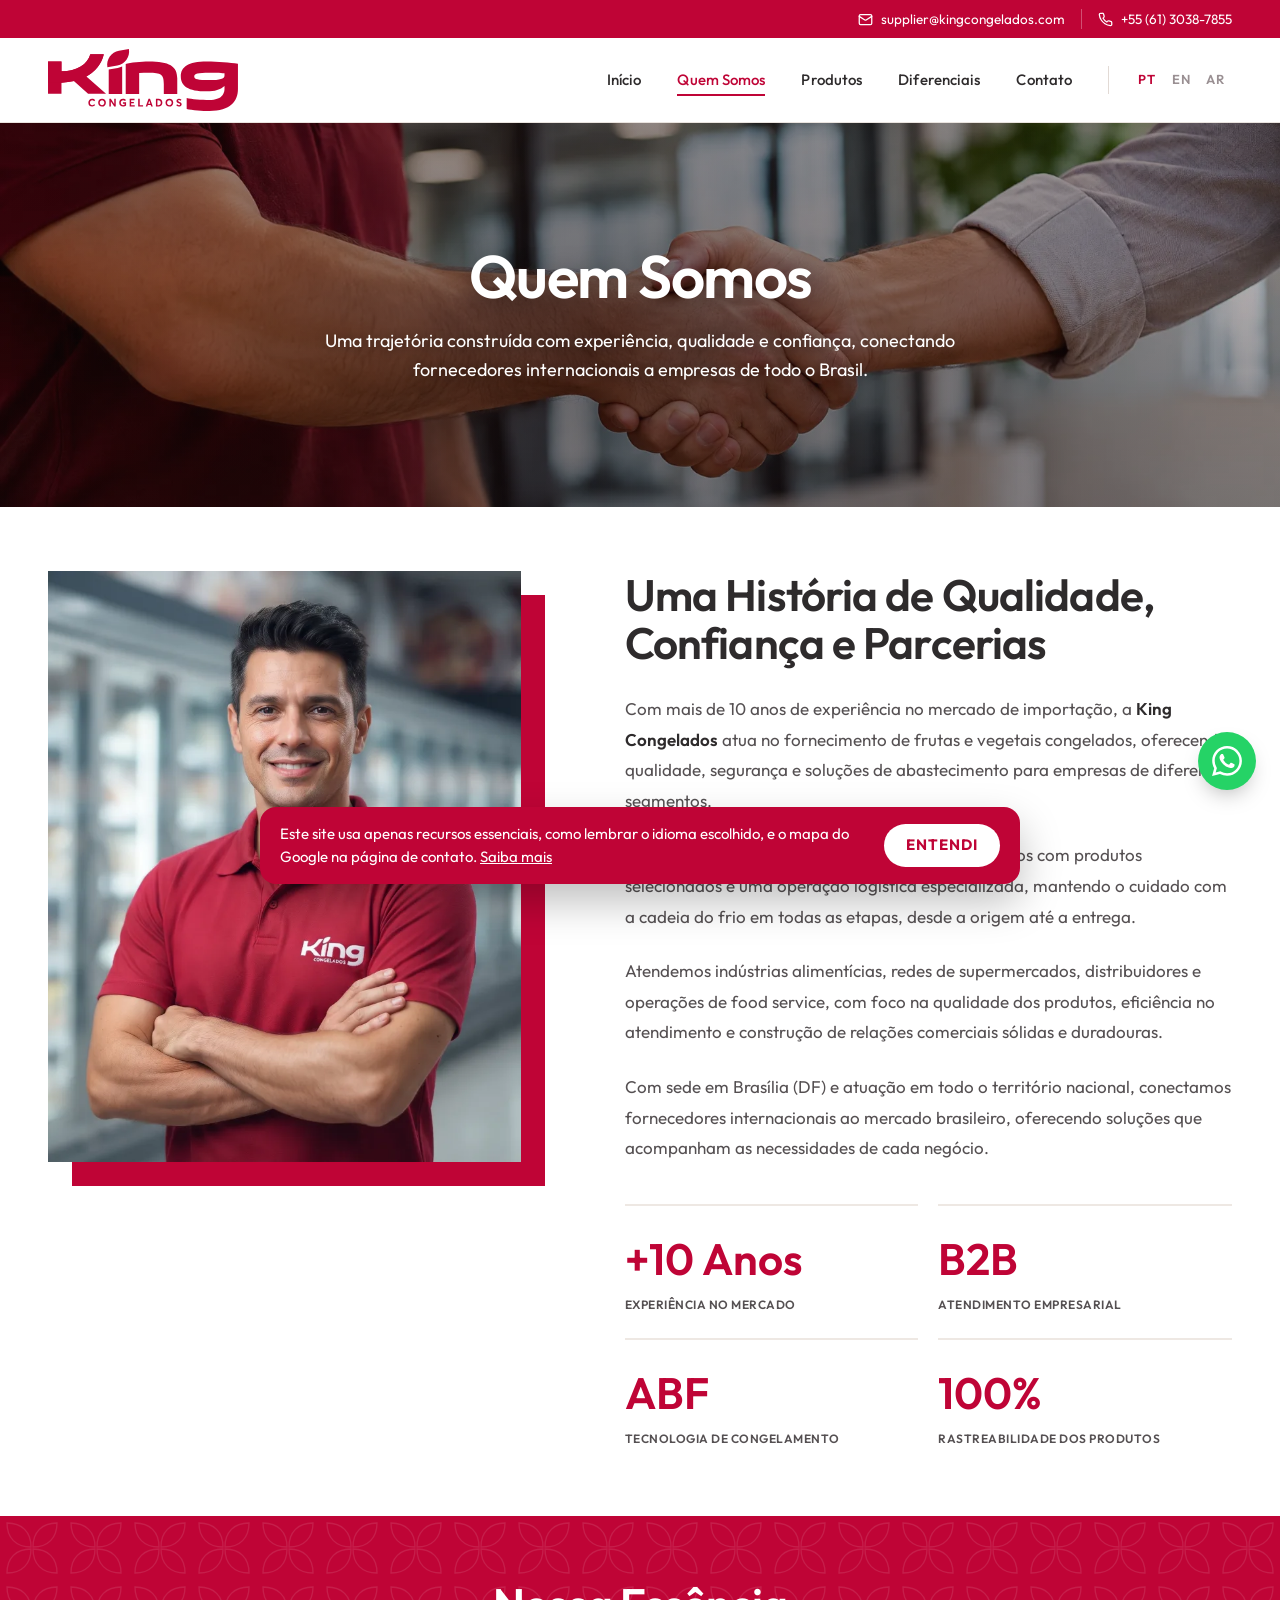
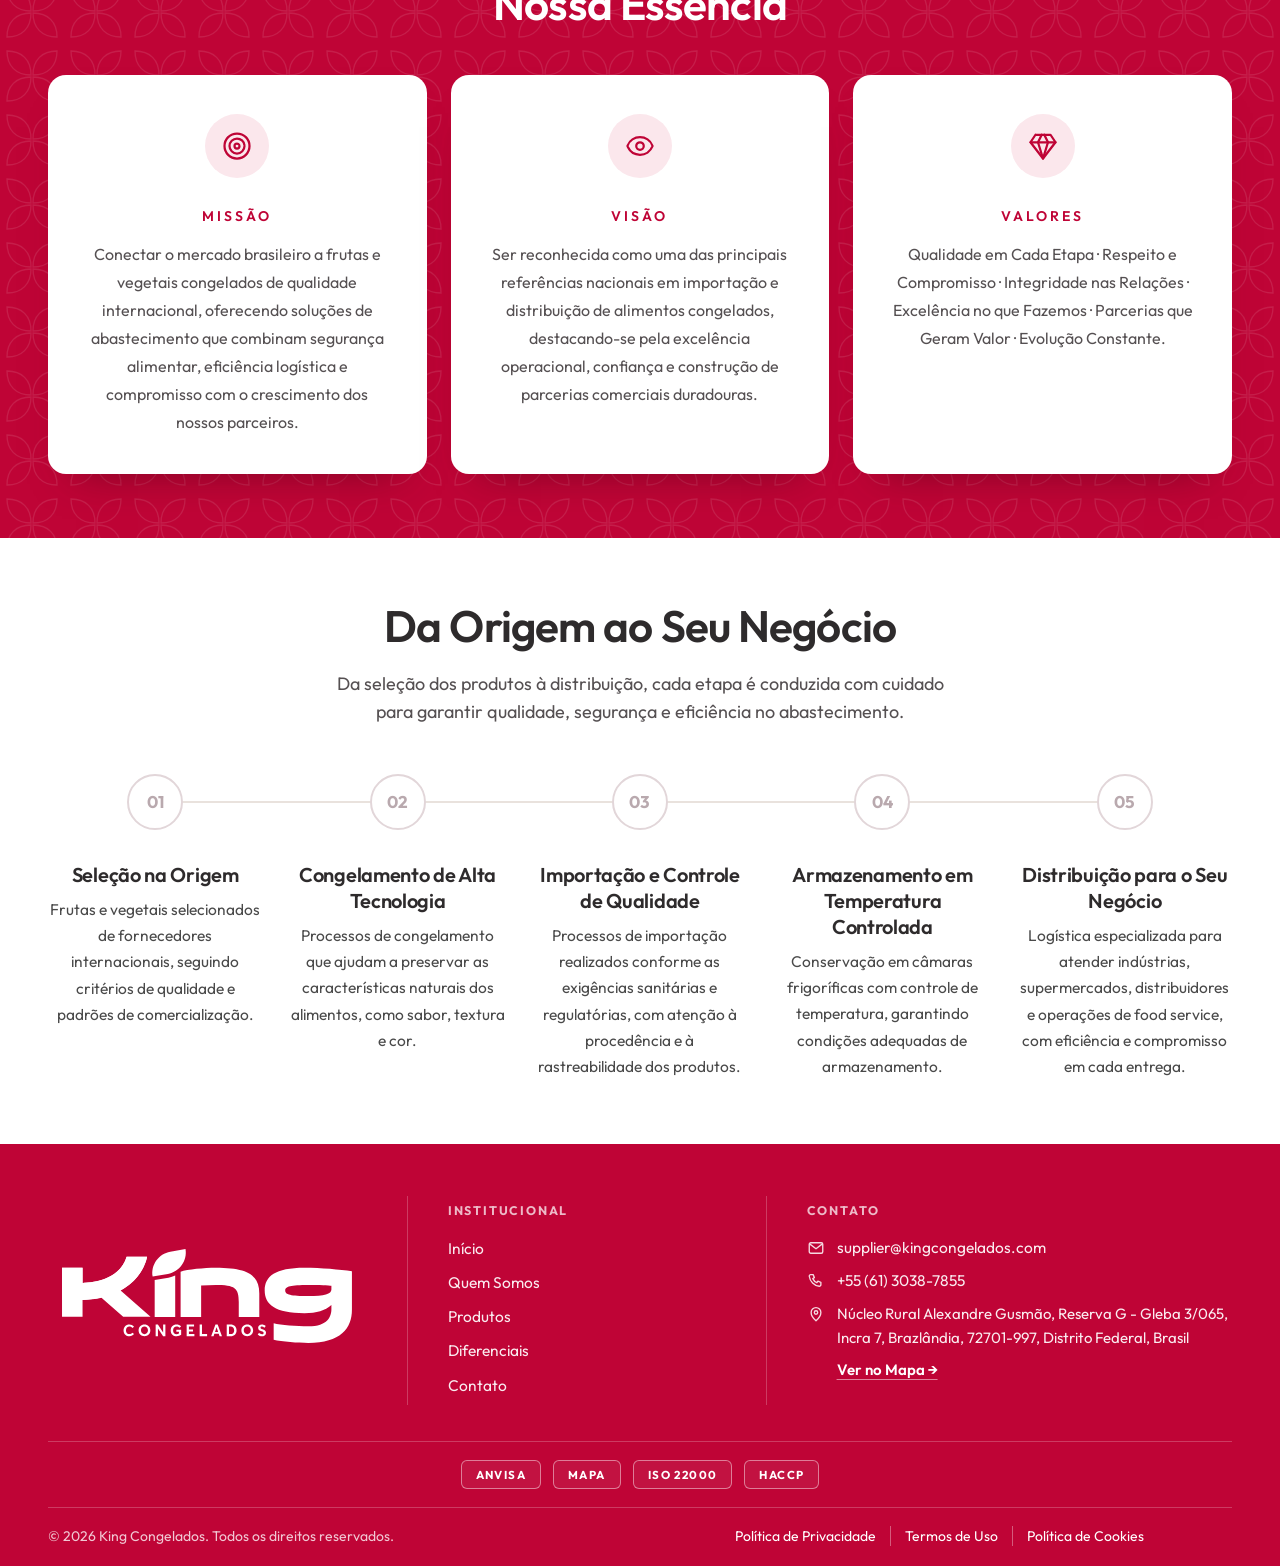
<file: quem-somos.html>
<!DOCTYPE html>
<html lang="pt-BR">
<head>
<meta charset="UTF-8">
<meta name="viewport" content="width=device-width, initial-scale=1">
<title>King Congelados</title>
<meta name="description" content="Conheça a King Congelados: importação e distribuição B2B de frutas congeladas, do campo ao seu negócio, com cadeia do frio controlada a -18 °C.">
<meta name="robots" content="index, follow, max-image-preview:large">
<meta name="theme-color" content="#BF0436">
<link rel="canonical" href="https://kingcongelados.com/quem-somos.html">
<meta property="og:locale" content="pt_BR">
<meta property="og:site_name" content="King Congelados">
<meta property="og:type" content="website">
<meta property="og:title" content="King Congelados">
<meta property="og:description" content="Conheça a King Congelados: importação e distribuição B2B de frutas congeladas, do campo ao seu negócio, com cadeia do frio controlada a -18 °C.">
<meta property="og:image" content="https://kingcongelados.com/assets/img/produtos/embalagens/morangos.webp">
<meta property="og:url" content="https://kingcongelados.com/quem-somos.html">
<meta name="twitter:card" content="summary_large_image">
<meta name="twitter:title" content="King Congelados">
<meta name="twitter:description" content="Conheça a King Congelados: importação e distribuição B2B de frutas congeladas, do campo ao seu negócio, com cadeia do frio controlada a -18 °C.">
<meta name="twitter:image" content="https://kingcongelados.com/assets/img/produtos/embalagens/morangos.webp">
<link rel="preconnect" href="https://fonts.googleapis.com">
<link rel="preconnect" href="https://fonts.gstatic.com" crossorigin>
<link href="https://fonts.googleapis.com/css2?family=Outfit:wght@300;400;500;600;700;800&display=swap" rel="stylesheet">
<link rel="stylesheet" href="assets/css/style.css?v=202611231406">
<link rel="icon" type="image/png" sizes="32x32" href="assets/img/marca/favicon.png">
<link rel="apple-touch-icon" href="assets/img/marca/favicon.png">
<script src="assets/js/i18n.js?v=202611231406"></script>
<script src="assets/js/main.js?v=202611231406" defer></script>
</head>
<body data-page="quem-somos">

<a class="skip-link" href="#conteudo" data-i18n="nav.skip">Ir para o conteúdo</a>

<div class="topbar">
  <div class="container topbar__inner">
    <div class="topbar__end">
      <a class="topbar__link" href="mailto:supplier@kingcongelados.com"><svg viewBox="0 0 24 24" fill="none" stroke="currentColor" stroke-width="2" stroke-linecap="round" stroke-linejoin="round" aria-hidden="true"><rect width="20" height="16" x="2" y="4" rx="2"/><path d="m22 7-8.97 5.7a1.94 1.94 0 0 1-2.06 0L2 7"/></svg>supplier@kingcongelados.com</a>
      <a class="topbar__link" href="https://wa.me/556130387855" target="_blank" rel="noopener"><svg viewBox="0 0 24 24" fill="none" stroke="currentColor" stroke-width="2" stroke-linecap="round" stroke-linejoin="round" aria-hidden="true"><path d="M22 16.92v3a2 2 0 0 1-2.18 2 19.79 19.79 0 0 1-8.63-3.07 19.5 19.5 0 0 1-6-6 19.79 19.79 0 0 1-3.07-8.67A2 2 0 0 1 4.11 2h3a2 2 0 0 1 2 1.72c.13.96.36 1.9.7 2.81a2 2 0 0 1-.45 2.11L8.09 9.91a16 16 0 0 0 6 6l1.27-1.27a2 2 0 0 1 2.11-.45c.91.34 1.85.57 2.81.7A2 2 0 0 1 22 16.92z"/></svg><span dir="ltr">+55 (61) 3038-7855</span></a>
    </div>
  </div>
</div>

<header class="site-header">
  <div class="container site-header__bar">
    <a class="logo" href="index.html" aria-label="King Congelados — página inicial" data-i18n-attr="aria-label:nav.home"><img src="assets/img/marca/logo-king-vermelho.svg" alt="" width="190" height="62"></a>

    <nav class="nav" aria-label="Menu principal" data-i18n-attr="aria-label:nav.menuLabel">
      <a class="nav__link" href="index.html" data-nav="inicio" data-i18n="common.home">Início</a>
      <a class="nav__link" href="quem-somos.html" data-nav="quem-somos" aria-current="page" data-i18n="nav.about">Quem Somos</a>
      <a class="nav__link" href="produtos.html" data-nav="produtos" data-i18n="nav.products">Produtos</a>
      <a class="nav__link" href="diferenciais.html" data-nav="diferenciais" data-i18n="nav.differentials">Diferenciais</a>
      <a class="nav__link" href="contato.html" data-nav="contato" data-i18n="nav.contact">Contato</a>
    </nav>

    <div class="lang-switch lang-switch--bar" role="group" aria-label="Idioma" data-i18n-attr="aria-label:nav.langLabel">
      <button type="button" class="lang-btn" data-lang="PT" aria-pressed="true" lang="pt-BR">PT</button>
      <button type="button" class="lang-btn" data-lang="EN" aria-pressed="false" lang="en">EN</button>
      <button type="button" class="lang-btn" data-lang="AR" aria-pressed="false" lang="ar">AR</button>
    </div>

    <button class="nav-toggle" type="button" aria-expanded="false" aria-controls="mobile-menu" aria-label="Abrir menu">
      <svg class="icon-open" viewBox="0 0 24 24" fill="none" stroke="currentColor" stroke-width="2" stroke-linecap="round" aria-hidden="true"><path d="M4 6h16M4 12h16M4 18h16"/></svg>
      <svg class="icon-close" viewBox="0 0 24 24" fill="none" stroke="currentColor" stroke-width="2" stroke-linecap="round" aria-hidden="true"><path d="M18 6 6 18M6 6l12 12"/></svg>
    </button>
  </div>

  <div class="mobile-menu" id="mobile-menu" hidden>
    <nav class="mobile-menu__nav" aria-label="Menu principal" data-i18n-attr="aria-label:nav.menuLabel">
      <a href="index.html" data-nav="inicio" data-i18n="common.home">Início</a>
      <a href="quem-somos.html" data-nav="quem-somos" aria-current="page" data-i18n="nav.about">Quem Somos</a>
      <a href="produtos.html" data-nav="produtos" data-i18n="nav.products">Produtos</a>
      <a href="diferenciais.html" data-nav="diferenciais" data-i18n="nav.differentials">Diferenciais</a>
      <a href="contato.html" data-nav="contato" data-i18n="nav.contact">Contato</a>
    </nav>
    <div class="lang-switch" role="group" aria-label="Idioma" data-i18n-attr="aria-label:nav.langLabel">
      <button type="button" class="lang-btn" data-lang="PT" aria-pressed="true" lang="pt-BR">PT</button>
      <button type="button" class="lang-btn" data-lang="EN" aria-pressed="false" lang="en">EN</button>
      <button type="button" class="lang-btn" data-lang="AR" aria-pressed="false" lang="ar">AR</button>
    </div>
  </div>
</header>

<main id="conteudo">

  <section class="page-banner page-banner--photo">
    <picture class="page-banner__photo">
      <source media="(max-width: 700px)" srcset="assets/img/fotos/banner-quem-somos-mobile.webp">
      <img src="assets/img/fotos/banner-quem-somos.webp" width="1800" height="600" alt="" fetchpriority="high" decoding="async">
    </picture>
    <div class="container page-banner__inner">
      <h1 class="page-banner__title" data-i18n="nav.about">Quem Somos</h1>
      <p class="page-banner__sub" data-i18n="qs.bannerSub">Uma trajetória construída com experiência, qualidade e confiança, conectando fornecedores internacionais a empresas de todo o Brasil.</p>
    </div>
  </section>

  <section class="section about scroll-animate">
    <div class="container about__grid">
      <div class="about__head">
        <figure class="about__photo">
          <img src="assets/img/fotos/quem-somos-equipe.webp" width="720" height="900" alt="Integrante da equipe King Congelados" data-i18n-attr="alt:qs.photoAlt" loading="lazy" decoding="async">
        </figure>
      </div>
      <div class="about__text">
        <h2 class="section-title about__title" data-i18n-html="about.titleHTML">Uma História de Qualidade, Confiança e Parcerias</h2>
        <div class="about__body">
          <p data-i18n-html="about.p1HTML">Com mais de 10 anos de experiência no mercado de importação, a <strong>King Congelados</strong> atua no fornecimento de frutas e vegetais congelados, oferecendo qualidade, segurança e soluções de abastecimento para empresas de diferentes segmentos.</p>
          <p data-i18n="about.p2">Nossa atuação vai além da distribuição. Trabalhamos com produtos selecionados e uma operação logística especializada, mantendo o cuidado com a cadeia do frio em todas as etapas, desde a origem até a entrega.</p>
          <p data-i18n="about.p3">Atendemos indústrias alimentícias, redes de supermercados, distribuidores e operações de food service, com foco na qualidade dos produtos, eficiência no atendimento e construção de relações comerciais sólidas e duradouras.</p>
          <p data-i18n="qs.p4">Com sede em Brasília (DF) e atuação em todo o território nacional, conectamos fornecedores internacionais ao mercado brasileiro, oferecendo soluções que acompanham as necessidades de cada negócio.</p>
        </div>
        <div class="stats">
          <div class="stat card-3d"><span class="stat__number" data-i18n="about.s1num">+10 Anos</span><span class="stat__label" data-i18n="about.s1">Experiência no Mercado</span></div>
          <div class="stat card-3d"><span class="stat__number" data-i18n="about.s2num">B2B</span><span class="stat__label" data-i18n="about.s2">Atendimento Empresarial</span></div>
          <div class="stat card-3d"><span class="stat__number" data-i18n="about.s3num">ABF</span><span class="stat__label" data-i18n="about.s3">Tecnologia de Congelamento</span></div>
          <div class="stat card-3d"><span class="stat__number" data-i18n="about.s4num">100%</span><span class="stat__label" data-i18n="about.s4">Rastreabilidade dos Produtos</span></div>
        </div>
      </div>
    </div>
  </section>

  <section class="section mvv scroll-animate">
    <div class="container">
      <div class="mvv__head">
        <h2 class="section-title" data-i18n="mvv.title">Nossa Essência</h2>
      </div>
      <div class="mvv__grid">
        <div class="mvv-card" style="--i:0">
          <span class="mvv-card__icon" aria-hidden="true"><svg viewBox="0 0 24 24" fill="none" stroke="currentColor" stroke-width="1.8" stroke-linecap="round" stroke-linejoin="round"><circle cx="12" cy="12" r="10" pathLength="1"/><circle cx="12" cy="12" r="6" pathLength="1"/><circle cx="12" cy="12" r="2" pathLength="1"/></svg></span>
          <h3 class="mvv-card__title" data-i18n="mvv.missionTitle">MISSÃO</h3>
          <p class="mvv-card__text" data-i18n="mvv.mission">Conectar o mercado brasileiro a frutas e vegetais congelados de qualidade internacional, oferecendo soluções de abastecimento que combinam segurança alimentar, eficiência logística e compromisso com o crescimento dos nossos parceiros.</p>
        </div>
        <div class="mvv-card" style="--i:1">
          <span class="mvv-card__icon" aria-hidden="true"><svg viewBox="0 0 24 24" fill="none" stroke="currentColor" stroke-width="1.8" stroke-linecap="round" stroke-linejoin="round"><path d="M2.06 12.35a1 1 0 0 1 0-.7 10.75 10.75 0 0 1 19.88 0 1 1 0 0 1 0 .7 10.75 10.75 0 0 1-19.88 0" pathLength="1"/><circle cx="12" cy="12" r="3" pathLength="1"/></svg></span>
          <h3 class="mvv-card__title" data-i18n="mvv.visionTitle">VISÃO</h3>
          <p class="mvv-card__text" data-i18n="mvv.vision">Ser reconhecida como uma das principais referências nacionais em importação e distribuição de alimentos congelados, destacando-se pela excelência operacional, confiança e construção de parcerias comerciais duradouras.</p>
        </div>
        <div class="mvv-card" style="--i:2">
          <span class="mvv-card__icon" aria-hidden="true"><svg viewBox="0 0 24 24" fill="none" stroke="currentColor" stroke-width="1.8" stroke-linecap="round" stroke-linejoin="round"><path d="M6 3h12l4 6-10 13L2 9Z" pathLength="1"/><path d="M11 3 8 9l4 13 4-13-3-6" pathLength="1"/><path d="M2 9h20" pathLength="1"/></svg></span>
          <h3 class="mvv-card__title" data-i18n="mvv.valuesTitle">VALORES</h3>
          <p class="mvv-card__text" data-i18n="mvv.values">Qualidade em Cada Etapa · Respeito e Compromisso · Integridade nas Relações · Excelência no que Fazemos · Parcerias que Geram Valor · Evolução Constante.</p>
        </div>
      </div>
    </div>
  </section>

  <section class="section operation scroll-animate">
    <div class="container">
      <div class="section-head">
        <h2 class="section-title" data-i18n-html="qs.opTitleHTML">Da Origem ao Seu Negócio</h2>
        <p class="section-sub" data-i18n="qs.opSub">Da seleção dos produtos à distribuição, cada etapa é conduzida com cuidado para garantir qualidade, segurança e eficiência no abastecimento.</p>
      </div>
      <ol class="timeline">
        <li class="timeline__step"><span class="timeline__num">01</span><h3 class="timeline__title" data-i18n="qs.st1Title">Seleção na Origem</h3><p class="timeline__text" data-i18n="qs.st1Desc">Frutas e vegetais selecionados de fornecedores internacionais, seguindo critérios de qualidade e padrões de comercialização.</p></li>
        <li class="timeline__step"><span class="timeline__num">02</span><h3 class="timeline__title" data-i18n="qs.st2Title">Congelamento de Alta Tecnologia</h3><p class="timeline__text" data-i18n="qs.st2Desc">Processos de congelamento que ajudam a preservar as características naturais dos alimentos, como sabor, textura e cor.</p></li>
        <li class="timeline__step"><span class="timeline__num">03</span><h3 class="timeline__title" data-i18n="qs.st3Title">Importação e Controle de Qualidade</h3><p class="timeline__text" data-i18n="qs.st3Desc">Processos de importação realizados conforme as exigências sanitárias e regulatórias, com atenção à procedência e à rastreabilidade dos produtos.</p></li>
        <li class="timeline__step"><span class="timeline__num">04</span><h3 class="timeline__title" data-i18n="qs.st4Title">Armazenamento em Temperatura Controlada</h3><p class="timeline__text" data-i18n="qs.st4Desc">Conservação em câmaras frigoríficas com controle de temperatura, garantindo condições adequadas de armazenamento.</p></li>
        <li class="timeline__step"><span class="timeline__num">05</span><h3 class="timeline__title" data-i18n="qs.st5Title">Distribuição para o Seu Negócio</h3><p class="timeline__text" data-i18n="qs.st5Desc">Logística especializada para atender indústrias, supermercados, distribuidores e operações de food service, com eficiência e compromisso em cada entrega.</p></li>
      </ol>
    </div>
  </section>

</main>

<footer class="site-footer">
  <div class="container">
    <div class="footer__grid">
      <div class="footer__brand">
        <img class="footer__logo" src="assets/img/marca/logo-king.svg" alt="King Congelados" width="190" height="62" loading="lazy">
      </div>
      <div>
        <h2 class="footer__title" data-i18n="footer.navTitle">Institucional</h2>
        <ul class="footer__list">
          <li><a class="footer__link" href="index.html" data-nav="inicio" data-i18n="common.home">Início</a></li>
          <li><a class="footer__link" href="quem-somos.html" data-i18n="nav.about">Quem Somos</a></li>
          <li><a class="footer__link" href="produtos.html" data-i18n="nav.products">Produtos</a></li>
          <li><a class="footer__link" href="diferenciais.html" data-i18n="nav.differentials">Diferenciais</a></li>
          <li><a class="footer__link" href="contato.html" data-i18n="nav.contact">Contato</a></li>
        </ul>
      </div>
      <div>
        <h2 class="footer__title" data-i18n="footer.contactTitle">Contato</h2>
        <ul class="footer__list">
          <li class="footer__ci"><svg class="footer__ic" viewBox="0 0 24 24" fill="none" stroke="currentColor" stroke-width="1.8" stroke-linecap="round" stroke-linejoin="round" aria-hidden="true"><rect x="3" y="5" width="18" height="14" rx="2"/><path d="m3.5 6.5 8.5 6.5 8.5-6.5"/></svg><a class="footer__link" href="mailto:supplier@kingcongelados.com">supplier@kingcongelados.com</a></li>
          <li class="footer__ci"><svg class="footer__ic" viewBox="0 0 24 24" fill="none" stroke="currentColor" stroke-width="1.8" stroke-linecap="round" stroke-linejoin="round" aria-hidden="true"><path d="M5 3.5h3.2l1.6 4-2.1 1.3a11 11 0 0 0 5.5 5.5l1.3-2.1 4 1.6V17a2 2 0 0 1-2.2 2A15.5 15.5 0 0 1 3 5.7 2 2 0 0 1 5 3.5Z"/></svg><a class="footer__link" href="https://wa.me/556130387855" target="_blank" rel="noopener"><span dir="ltr">+55 (61) 3038-7855</span></a></li>
          <li class="footer__ci footer__address"><svg class="footer__ic" viewBox="0 0 24 24" fill="none" stroke="currentColor" stroke-width="1.8" stroke-linecap="round" stroke-linejoin="round" aria-hidden="true"><path d="M12 21s-6.5-5.6-6.5-11a6.5 6.5 0 0 1 13 0c0 5.4-6.5 11-6.5 11Z"/><circle cx="12" cy="10" r="2.3"/></svg><div><span data-i18n="footer.addressText">Núcleo Rural Alexandre Gusmão, Reserva G - Gleba 3/065, Incra 7, Brazlândia, 72701-997, Distrito Federal, Brasil</span><br><a class="footer__map" href="https://www.google.com/maps/place/King+atacadista+de+frutas/@-15.7398343,-48.1156431,16z/data=!4m6!3m5!1s0x935bcbd430a4eb25:0x600b91f6bfb1ac14!8m2!3d-15.7398343!4d-48.1156431" target="_blank" rel="noopener" data-i18n="footer.mapLink">Ver no Mapa →</a></div></li>
        </ul>
      </div>
    </div>

    <div class="footer__certs-bar">
      <ul class="footer__certs" aria-label="Certificações">
        <li>ANVISA</li><li>MAPA</li><li>ISO 22000</li><li>HACCP</li>
      </ul>
    </div>

    <div class="footer__bottom">
      <p class="footer__rights">© <span data-year>2026</span> King Congelados. <span data-i18n="footer.rights">Todos os direitos reservados.</span></p>
      <nav class="footer__legal" aria-label="Legal" data-i18n-attr="aria-label:footer.legalTitle">
        <a href="politica-de-privacidade.html" data-nav="privacidade" data-i18n="footer.privacy">Política de Privacidade</a>
        <a href="termos-de-uso.html" data-nav="termos" data-i18n="footer.terms">Termos de Uso</a>
        <a href="politica-de-cookies.html" data-nav="cookies" data-i18n="footer.cookies">Política de Cookies</a>
      </nav>
    </div>
  </div>
</footer>

<a class="whats-float" href="https://wa.me/556130387855" target="_blank" rel="noopener" aria-label="Falar no WhatsApp" data-i18n-attr="aria-label:common.whatsapp">
  <svg viewBox="0 0 24 24" fill="currentColor" aria-hidden="true"><path d="M17.47 14.38c-.3-.15-1.76-.87-2.03-.97-.27-.1-.47-.15-.67.15-.2.3-.77.97-.94 1.16-.17.2-.35.22-.64.08-.3-.15-1.26-.46-2.39-1.47-.88-.79-1.48-1.76-1.65-2.06-.17-.3-.02-.46.13-.6.13-.14.3-.35.45-.52.15-.18.2-.3.3-.5.1-.2.05-.37-.03-.52-.07-.15-.67-1.61-.92-2.21-.24-.58-.49-.5-.67-.51h-.57c-.2 0-.52.07-.79.37-.27.3-1.04 1.02-1.04 2.48s1.07 2.88 1.21 3.07c.15.2 2.1 3.2 5.08 4.49.71.31 1.26.49 1.7.63.71.22 1.36.19 1.87.12.57-.09 1.76-.72 2-1.41.25-.7.25-1.29.18-1.41-.08-.13-.27-.2-.57-.35m-5.42 7.4h-.01a9.87 9.87 0 0 1-5.03-1.38l-.36-.21-3.74.98 1-3.65-.24-.37a9.86 9.86 0 0 1-1.51-5.26c0-5.45 4.44-9.88 9.89-9.88 2.64 0 5.12 1.03 6.99 2.9a9.83 9.83 0 0 1 2.89 6.99c0 5.45-4.44 9.88-9.88 9.88m8.41-18.3A11.82 11.82 0 0 0 12.05 0C5.5 0 .16 5.34.16 11.89c0 2.1.55 4.14 1.59 5.95L.06 24l6.3-1.65a11.88 11.88 0 0 0 5.68 1.45h.01c6.55 0 11.89-5.34 11.89-11.89 0-3.18-1.24-6.17-3.48-8.41Z"/></svg>
</a>

<div class="cookie-bar" role="region" aria-label="Cookies" hidden>
  <p><span data-i18n="cookie.text">Este site usa apenas recursos essenciais, como lembrar o idioma escolhido, e o mapa do Google na página de contato.</span> <a href="politica-de-cookies.html" data-i18n="cookie.more">Saiba mais</a></p>
  <button type="button" class="cookie-bar__ok" data-i18n="cookie.ok">Entendi</button>
</div>

</body>
</html>
</file>
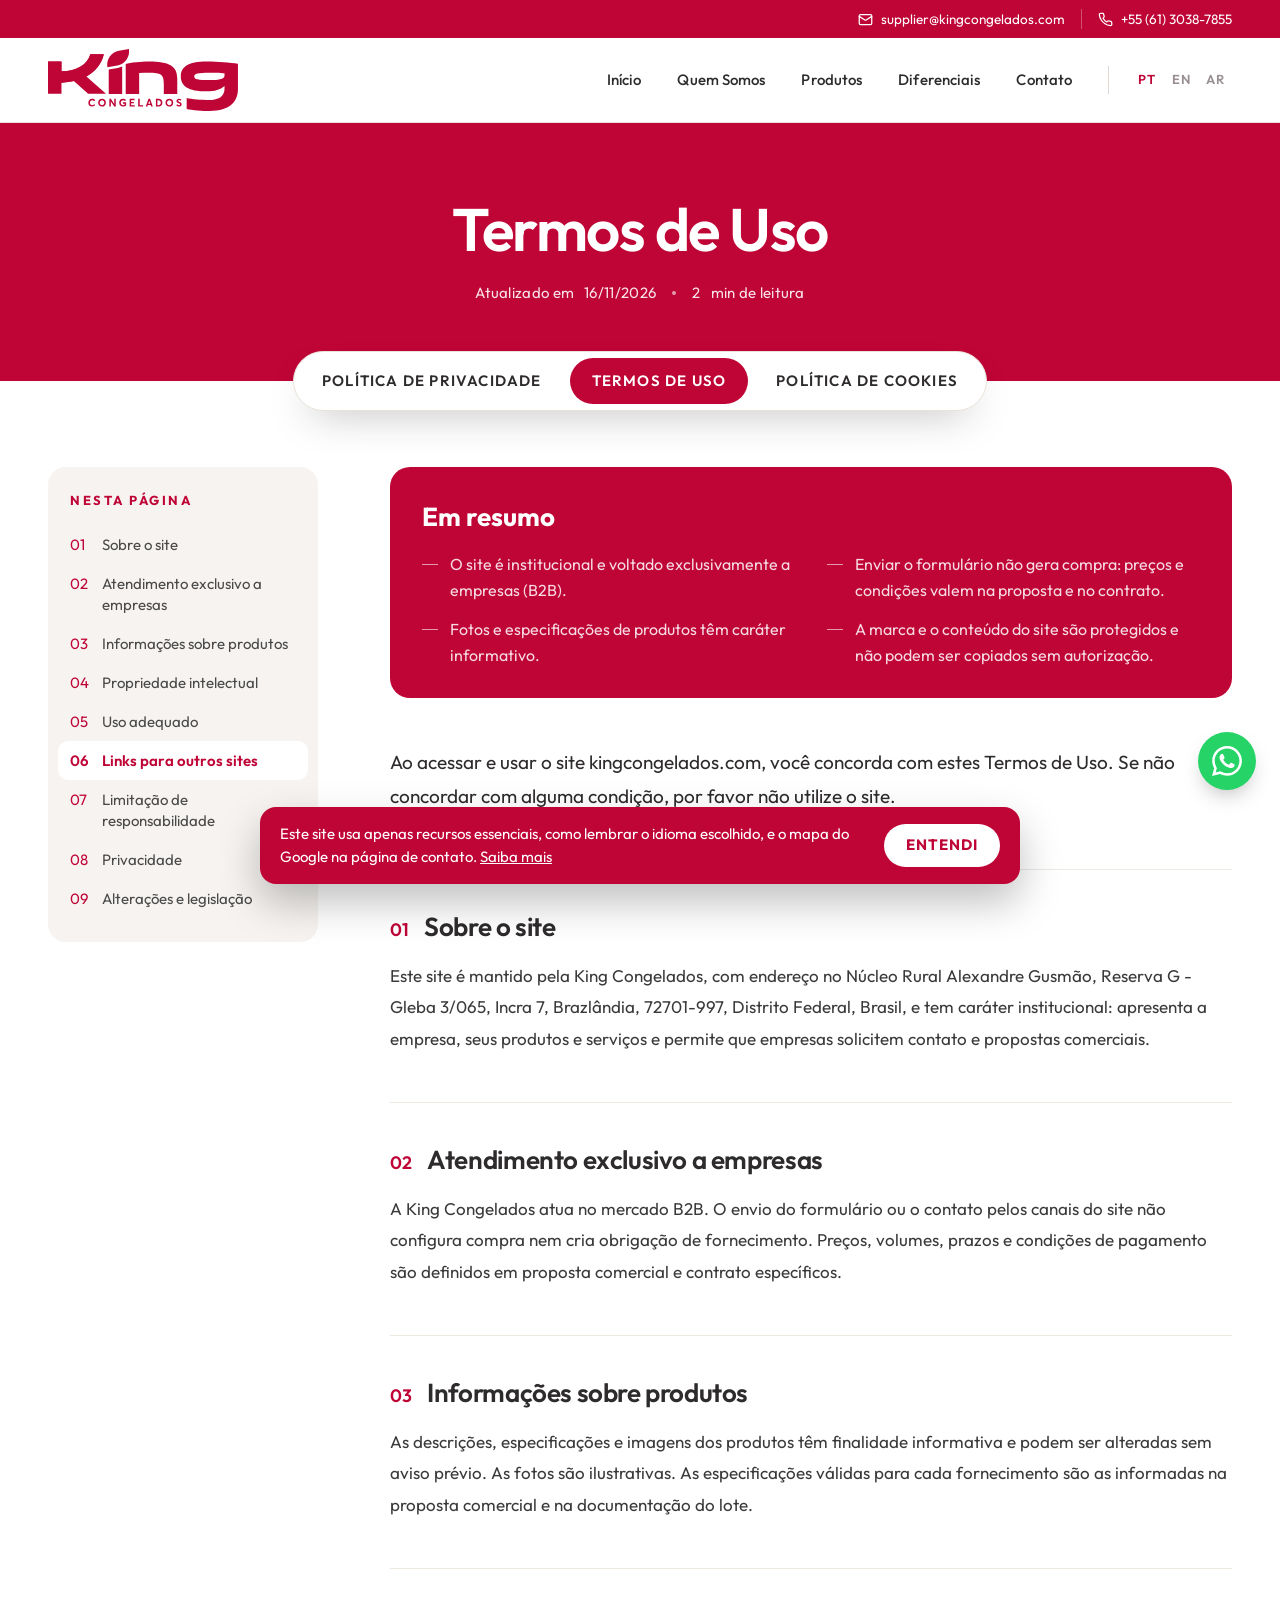
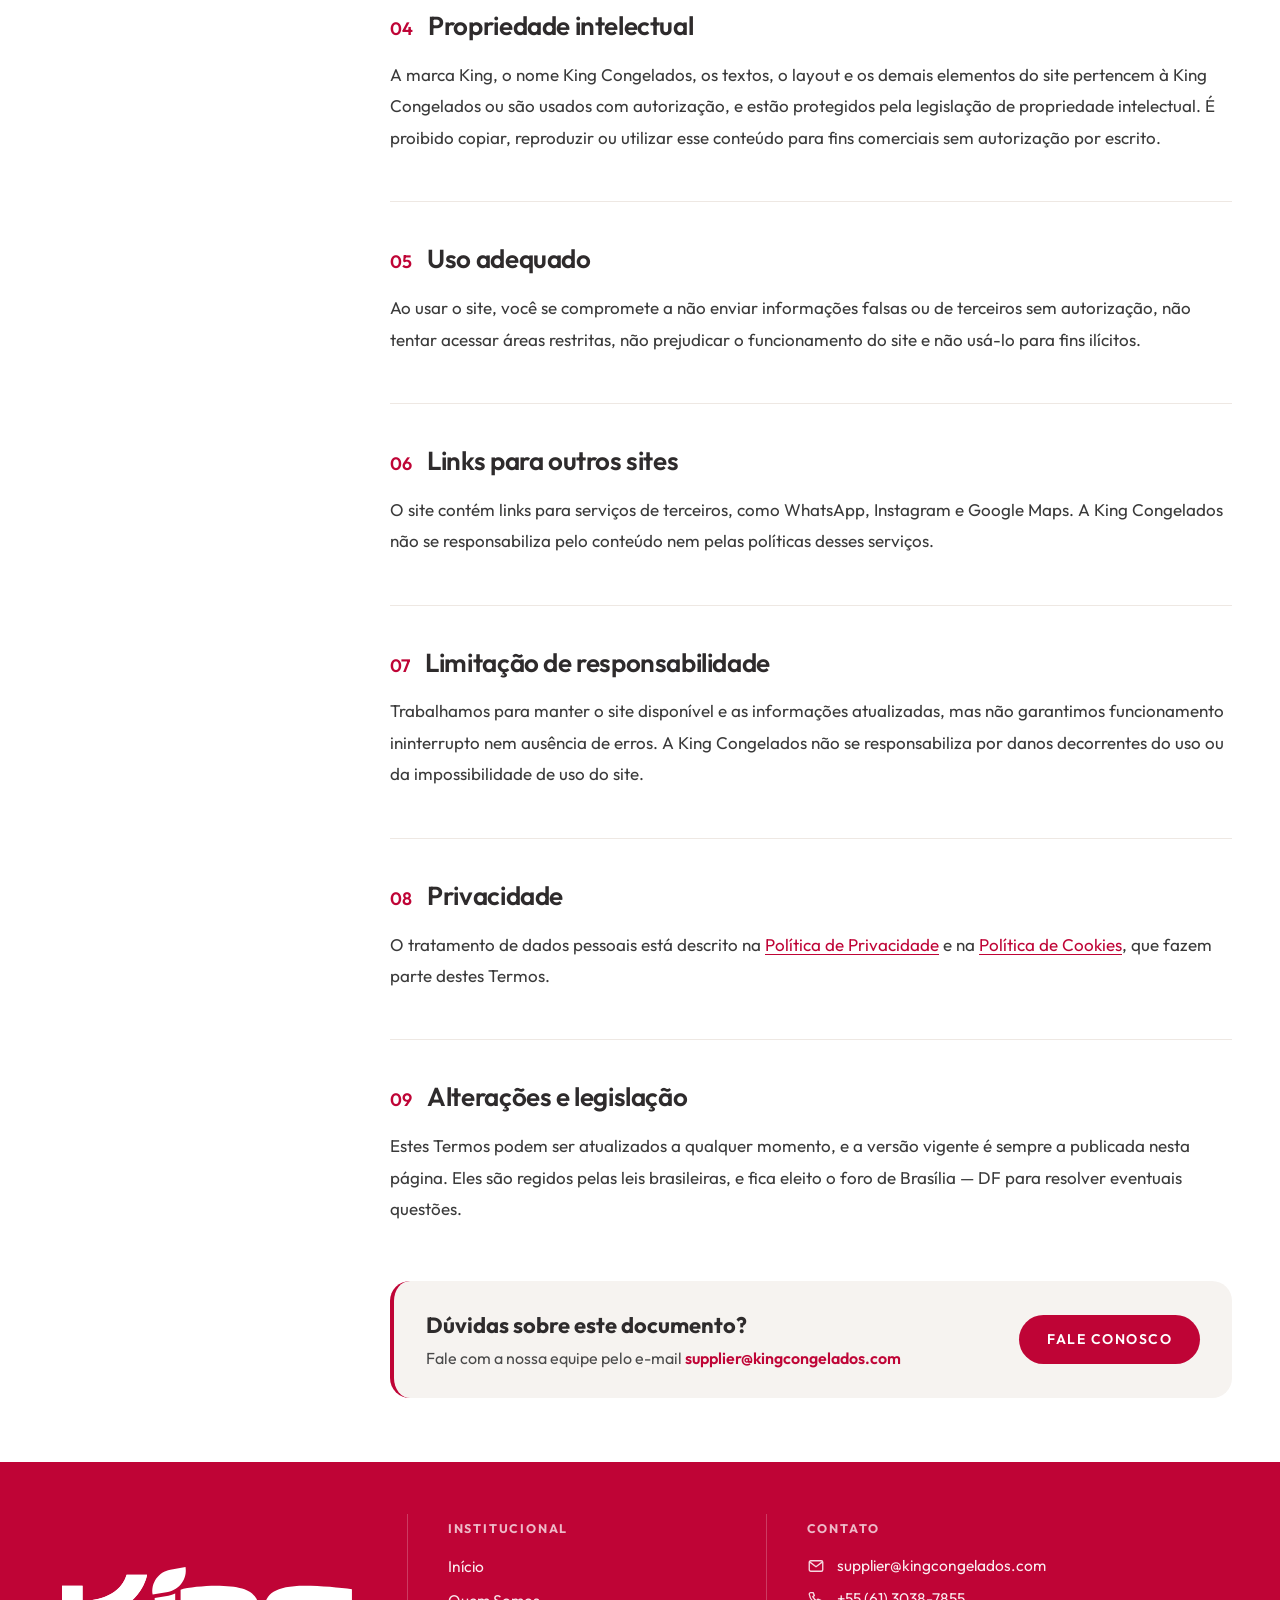
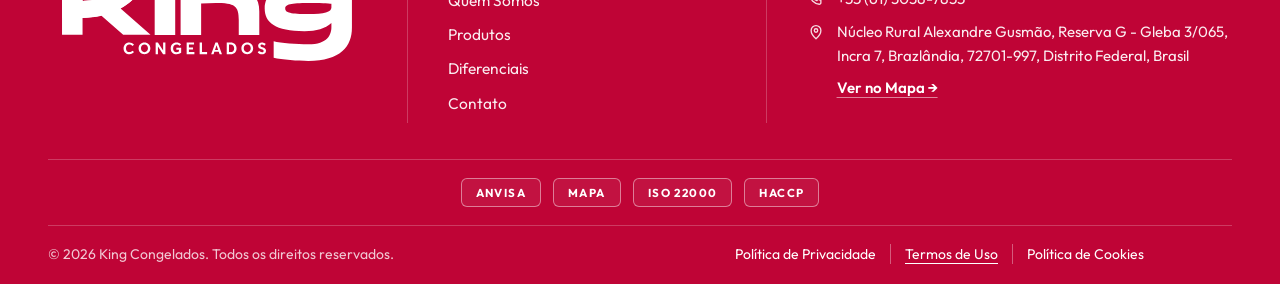
<file: termos-de-uso.html>
<!DOCTYPE html>
<html lang="pt-BR">
<head>
<meta charset="UTF-8">
<meta name="viewport" content="width=device-width, initial-scale=1">
<title>King Congelados</title>
<meta name="description" content="Condições de uso do site da King Congelados.">
<meta name="robots" content="index, follow, max-image-preview:large">
<meta name="theme-color" content="#BF0436">
<link rel="canonical" href="https://kingcongelados.com/termos-de-uso.html">
<meta property="og:locale" content="pt_BR">
<meta property="og:site_name" content="King Congelados">
<meta property="og:type" content="website">
<meta property="og:title" content="King Congelados">
<meta property="og:description" content="Condições de uso do site da King Congelados.">
<meta property="og:image" content="https://kingcongelados.com/assets/img/produtos/embalagens/morangos.webp">
<meta property="og:url" content="https://kingcongelados.com/termos-de-uso.html">
<meta name="twitter:card" content="summary_large_image">
<meta name="twitter:title" content="King Congelados">
<meta name="twitter:description" content="Condições de uso do site da King Congelados.">
<meta name="twitter:image" content="https://kingcongelados.com/assets/img/produtos/embalagens/morangos.webp">
<link rel="preconnect" href="https://fonts.googleapis.com">
<link rel="preconnect" href="https://fonts.gstatic.com" crossorigin>
<link href="https://fonts.googleapis.com/css2?family=Outfit:wght@300;400;500;600;700;800&display=swap" rel="stylesheet">
<link rel="stylesheet" href="assets/css/style.css?v=202611231406">
<link rel="icon" type="image/png" sizes="32x32" href="assets/img/marca/favicon.png">
<link rel="apple-touch-icon" href="assets/img/marca/favicon.png">
<script src="assets/js/i18n.js?v=202611231406"></script>
<script src="assets/js/main.js?v=202611231406" defer></script>
</head>
<body data-page="termos">

<a class="skip-link" href="#conteudo" data-i18n="nav.skip">Ir para o conteúdo</a>

<div class="topbar">
  <div class="container topbar__inner">
    <div class="topbar__end">
      <a class="topbar__link" href="mailto:supplier@kingcongelados.com"><svg viewBox="0 0 24 24" fill="none" stroke="currentColor" stroke-width="2" stroke-linecap="round" stroke-linejoin="round" aria-hidden="true"><rect width="20" height="16" x="2" y="4" rx="2"/><path d="m22 7-8.97 5.7a1.94 1.94 0 0 1-2.06 0L2 7"/></svg>supplier@kingcongelados.com</a>
      <a class="topbar__link" href="https://wa.me/556130387855" target="_blank" rel="noopener"><svg viewBox="0 0 24 24" fill="none" stroke="currentColor" stroke-width="2" stroke-linecap="round" stroke-linejoin="round" aria-hidden="true"><path d="M22 16.92v3a2 2 0 0 1-2.18 2 19.79 19.79 0 0 1-8.63-3.07 19.5 19.5 0 0 1-6-6 19.79 19.79 0 0 1-3.07-8.67A2 2 0 0 1 4.11 2h3a2 2 0 0 1 2 1.72c.13.96.36 1.9.7 2.81a2 2 0 0 1-.45 2.11L8.09 9.91a16 16 0 0 0 6 6l1.27-1.27a2 2 0 0 1 2.11-.45c.91.34 1.85.57 2.81.7A2 2 0 0 1 22 16.92z"/></svg><span dir="ltr">+55 (61) 3038-7855</span></a>
    </div>
  </div>
</div>

<header class="site-header">
  <div class="container site-header__bar">
    <a class="logo" href="index.html" aria-label="King Congelados — página inicial" data-i18n-attr="aria-label:nav.home"><img src="assets/img/marca/logo-king-vermelho.svg" alt="" width="190" height="62"></a>

    <nav class="nav" aria-label="Menu principal" data-i18n-attr="aria-label:nav.menuLabel">
      <a class="nav__link" href="index.html" data-nav="inicio" data-i18n="common.home">Início</a>
      <a class="nav__link" href="quem-somos.html" data-nav="quem-somos" data-i18n="nav.about">Quem Somos</a>
      <a class="nav__link" href="produtos.html" data-nav="produtos" data-i18n="nav.products">Produtos</a>
      <a class="nav__link" href="diferenciais.html" data-nav="diferenciais" data-i18n="nav.differentials">Diferenciais</a>
      <a class="nav__link" href="contato.html" data-nav="contato" data-i18n="nav.contact">Contato</a>
    </nav>

    <div class="lang-switch lang-switch--bar" role="group" aria-label="Idioma" data-i18n-attr="aria-label:nav.langLabel">
      <button type="button" class="lang-btn" data-lang="PT" aria-pressed="true" lang="pt-BR">PT</button>
      <button type="button" class="lang-btn" data-lang="EN" aria-pressed="false" lang="en">EN</button>
      <button type="button" class="lang-btn" data-lang="AR" aria-pressed="false" lang="ar">AR</button>
    </div>

    <button class="nav-toggle" type="button" aria-expanded="false" aria-controls="mobile-menu" aria-label="Abrir menu">
      <svg class="icon-open" viewBox="0 0 24 24" fill="none" stroke="currentColor" stroke-width="2" stroke-linecap="round" aria-hidden="true"><path d="M4 6h16M4 12h16M4 18h16"/></svg>
      <svg class="icon-close" viewBox="0 0 24 24" fill="none" stroke="currentColor" stroke-width="2" stroke-linecap="round" aria-hidden="true"><path d="M18 6 6 18M6 6l12 12"/></svg>
    </button>
  </div>

  <div class="mobile-menu" id="mobile-menu" hidden>
    <nav class="mobile-menu__nav" aria-label="Menu principal" data-i18n-attr="aria-label:nav.menuLabel">
      <a href="index.html" data-nav="inicio" data-i18n="common.home">Início</a>
      <a href="quem-somos.html" data-nav="quem-somos" data-i18n="nav.about">Quem Somos</a>
      <a href="produtos.html" data-nav="produtos" data-i18n="nav.products">Produtos</a>
      <a href="diferenciais.html" data-nav="diferenciais" data-i18n="nav.differentials">Diferenciais</a>
      <a href="contato.html" data-nav="contato" data-i18n="nav.contact">Contato</a>
    </nav>
    <div class="lang-switch" role="group" aria-label="Idioma" data-i18n-attr="aria-label:nav.langLabel">
      <button type="button" class="lang-btn" data-lang="PT" aria-pressed="true" lang="pt-BR">PT</button>
      <button type="button" class="lang-btn" data-lang="EN" aria-pressed="false" lang="en">EN</button>
      <button type="button" class="lang-btn" data-lang="AR" aria-pressed="false" lang="ar">AR</button>
    </div>
  </div>
</header>

<main id="conteudo">

  <section class="page-banner page-banner--legal">
    <div class="container page-banner__inner">
      <h1 class="page-banner__title" data-i18n="footer.terms">Termos de Uso</h1>
      <p class="page-banner__meta"><span data-i18n="legal.updated">Atualizado em</span> 16/11/2026<span class="page-banner__dot" aria-hidden="true"></span>2 <span data-i18n="legal.read">min de leitura</span></p>
    </div>
  </section>

    <nav class="legal-tabs" aria-label="Documentos legais" data-i18n-attr="aria-label:legal.docs">
    <div class="container">
      <div class="legal-tabs__list">
        <a href="politica-de-privacidade.html" data-nav="privacidade" data-i18n="footer.privacy">Política de Privacidade</a>
        <a href="termos-de-uso.html" data-nav="termos" aria-current="page" data-i18n="footer.terms">Termos de Uso</a>
        <a href="politica-de-cookies.html" data-nav="cookies" data-i18n="footer.cookies">Política de Cookies</a>
      </div>
    </div>
  </nav>


  <section class="legal">
    <div class="container legal__layout">
      <nav class="legal__toc" aria-label="Nesta página" data-i18n-attr="aria-label:legal.toc">
        <p class="legal__toc-title" data-i18n="legal.toc">Nesta página</p>
        <ol>
          <li><a href="#secao-1"><span aria-hidden="true">01</span>Sobre o site</a></li>
          <li><a href="#secao-2"><span aria-hidden="true">02</span>Atendimento exclusivo a empresas</a></li>
          <li><a href="#secao-3"><span aria-hidden="true">03</span>Informações sobre produtos</a></li>
          <li><a href="#secao-4"><span aria-hidden="true">04</span>Propriedade intelectual</a></li>
          <li><a href="#secao-5"><span aria-hidden="true">05</span>Uso adequado</a></li>
          <li><a href="#secao-6"><span aria-hidden="true">06</span>Links para outros sites</a></li>
          <li><a href="#secao-7"><span aria-hidden="true">07</span>Limitação de responsabilidade</a></li>
          <li><a href="#secao-8"><span aria-hidden="true">08</span>Privacidade</a></li>
          <li><a href="#secao-9"><span aria-hidden="true">09</span>Alterações e legislação</a></li>
        </ol>
      </nav>
      <article class="legal__doc">
        <p class="legal__note" data-i18n="legal.note"></p>

        <div class="legal__summary">
          <p class="legal__summary-title" data-i18n="legal.summary">Em resumo</p>
          <ul>
            <li>O site é institucional e voltado exclusivamente a empresas (B2B).</li>
            <li>Enviar o formulário não gera compra: preços e condições valem na proposta e no contrato.</li>
            <li>Fotos e especificações de produtos têm caráter informativo.</li>
            <li>A marca e o conteúdo do site são protegidos e não podem ser copiados sem autorização.</li>
          </ul>
        </div>

        <div class="legal__content">
          <p class="legal__lead">Ao acessar e usar o site kingcongelados.com, você concorda com estes Termos de Uso. Se não concordar com alguma condição, por favor não utilize o site.</p>

          <h2 id="secao-1"><span class="legal__num" aria-hidden="true">01</span>Sobre o site</h2>
          <p>Este site é mantido pela King Congelados, com endereço no Núcleo Rural Alexandre Gusmão, Reserva G - Gleba 3/065, Incra 7, Brazlândia, 72701-997, Distrito Federal, Brasil, e tem caráter institucional: apresenta a empresa, seus produtos e serviços e permite que empresas solicitem contato e propostas comerciais.</p>

          <h2 id="secao-2"><span class="legal__num" aria-hidden="true">02</span>Atendimento exclusivo a empresas</h2>
          <p>A King Congelados atua no mercado B2B. O envio do formulário ou o contato pelos canais do site não configura compra nem cria obrigação de fornecimento. Preços, volumes, prazos e condições de pagamento são definidos em proposta comercial e contrato específicos.</p>

          <h2 id="secao-3"><span class="legal__num" aria-hidden="true">03</span>Informações sobre produtos</h2>
          <p>As descrições, especificações e imagens dos produtos têm finalidade informativa e podem ser alteradas sem aviso prévio. As fotos são ilustrativas. As especificações válidas para cada fornecimento são as informadas na proposta comercial e na documentação do lote.</p>

          <h2 id="secao-4"><span class="legal__num" aria-hidden="true">04</span>Propriedade intelectual</h2>
          <p>A marca King, o nome King Congelados, os textos, o layout e os demais elementos do site pertencem à King Congelados ou são usados com autorização, e estão protegidos pela legislação de propriedade intelectual. É proibido copiar, reproduzir ou utilizar esse conteúdo para fins comerciais sem autorização por escrito.</p>

          <h2 id="secao-5"><span class="legal__num" aria-hidden="true">05</span>Uso adequado</h2>
          <p>Ao usar o site, você se compromete a não enviar informações falsas ou de terceiros sem autorização, não tentar acessar áreas restritas, não prejudicar o funcionamento do site e não usá-lo para fins ilícitos.</p>

          <h2 id="secao-6"><span class="legal__num" aria-hidden="true">06</span>Links para outros sites</h2>
          <p>O site contém links para serviços de terceiros, como WhatsApp, Instagram e Google Maps. A King Congelados não se responsabiliza pelo conteúdo nem pelas políticas desses serviços.</p>

          <h2 id="secao-7"><span class="legal__num" aria-hidden="true">07</span>Limitação de responsabilidade</h2>
          <p>Trabalhamos para manter o site disponível e as informações atualizadas, mas não garantimos funcionamento ininterrupto nem ausência de erros. A King Congelados não se responsabiliza por danos decorrentes do uso ou da impossibilidade de uso do site.</p>

          <h2 id="secao-8"><span class="legal__num" aria-hidden="true">08</span>Privacidade</h2>
          <p>O tratamento de dados pessoais está descrito na <a href="politica-de-privacidade.html">Política de Privacidade</a> e na <a href="politica-de-cookies.html">Política de Cookies</a>, que fazem parte destes Termos.</p>

          <h2 id="secao-9"><span class="legal__num" aria-hidden="true">09</span>Alterações e legislação</h2>
          <p>Estes Termos podem ser atualizados a qualquer momento, e a versão vigente é sempre a publicada nesta página. Eles são regidos pelas leis brasileiras, e fica eleito o foro de Brasília — DF para resolver eventuais questões.</p>
        </div>

        <aside class="legal-help">
          <div>
            <p class="legal-help__title" data-i18n="legal.helpTitle">Dúvidas sobre este documento?</p>
            <p class="legal-help__text"><span data-i18n="legal.helpText">Fale com a nossa equipe pelo e-mail</span> <a href="mailto:supplier@kingcongelados.com">supplier@kingcongelados.com</a></p>
          </div>
          <a class="btn btn--red" href="contato.html" data-i18n="legal.helpBtn">Fale Conosco</a>
        </aside>

      </article>
    </div>
  </section>

</main>

<footer class="site-footer">
  <div class="container">
    <div class="footer__grid">
      <div class="footer__brand">
        <img class="footer__logo" src="assets/img/marca/logo-king.svg" alt="King Congelados" width="190" height="62" loading="lazy">
      </div>
      <div>
        <h2 class="footer__title" data-i18n="footer.navTitle">Institucional</h2>
        <ul class="footer__list">
          <li><a class="footer__link" href="index.html" data-nav="inicio" data-i18n="common.home">Início</a></li>
          <li><a class="footer__link" href="quem-somos.html" data-i18n="nav.about">Quem Somos</a></li>
          <li><a class="footer__link" href="produtos.html" data-i18n="nav.products">Produtos</a></li>
          <li><a class="footer__link" href="diferenciais.html" data-i18n="nav.differentials">Diferenciais</a></li>
          <li><a class="footer__link" href="contato.html" data-i18n="nav.contact">Contato</a></li>
        </ul>
      </div>
      <div>
        <h2 class="footer__title" data-i18n="footer.contactTitle">Contato</h2>
        <ul class="footer__list">
          <li class="footer__ci"><svg class="footer__ic" viewBox="0 0 24 24" fill="none" stroke="currentColor" stroke-width="1.8" stroke-linecap="round" stroke-linejoin="round" aria-hidden="true"><rect x="3" y="5" width="18" height="14" rx="2"/><path d="m3.5 6.5 8.5 6.5 8.5-6.5"/></svg><a class="footer__link" href="mailto:supplier@kingcongelados.com">supplier@kingcongelados.com</a></li>
          <li class="footer__ci"><svg class="footer__ic" viewBox="0 0 24 24" fill="none" stroke="currentColor" stroke-width="1.8" stroke-linecap="round" stroke-linejoin="round" aria-hidden="true"><path d="M5 3.5h3.2l1.6 4-2.1 1.3a11 11 0 0 0 5.5 5.5l1.3-2.1 4 1.6V17a2 2 0 0 1-2.2 2A15.5 15.5 0 0 1 3 5.7 2 2 0 0 1 5 3.5Z"/></svg><a class="footer__link" href="https://wa.me/556130387855" target="_blank" rel="noopener"><span dir="ltr">+55 (61) 3038-7855</span></a></li>
          <li class="footer__ci footer__address"><svg class="footer__ic" viewBox="0 0 24 24" fill="none" stroke="currentColor" stroke-width="1.8" stroke-linecap="round" stroke-linejoin="round" aria-hidden="true"><path d="M12 21s-6.5-5.6-6.5-11a6.5 6.5 0 0 1 13 0c0 5.4-6.5 11-6.5 11Z"/><circle cx="12" cy="10" r="2.3"/></svg><div><span data-i18n="footer.addressText">Núcleo Rural Alexandre Gusmão, Reserva G - Gleba 3/065, Incra 7, Brazlândia, 72701-997, Distrito Federal, Brasil</span><br><a class="footer__map" href="https://www.google.com/maps/place/King+atacadista+de+frutas/@-15.7398343,-48.1156431,16z/data=!4m6!3m5!1s0x935bcbd430a4eb25:0x600b91f6bfb1ac14!8m2!3d-15.7398343!4d-48.1156431" target="_blank" rel="noopener" data-i18n="footer.mapLink">Ver no Mapa →</a></div></li>
        </ul>
      </div>
    </div>

    <div class="footer__certs-bar">
      <ul class="footer__certs" aria-label="Certificações">
        <li>ANVISA</li><li>MAPA</li><li>ISO 22000</li><li>HACCP</li>
      </ul>
    </div>

    <div class="footer__bottom">
      <p class="footer__rights">© <span data-year>2026</span> King Congelados. <span data-i18n="footer.rights">Todos os direitos reservados.</span></p>
      <nav class="footer__legal" aria-label="Legal" data-i18n-attr="aria-label:footer.legalTitle">
        <a href="politica-de-privacidade.html" data-nav="privacidade" data-i18n="footer.privacy">Política de Privacidade</a>
        <a href="termos-de-uso.html" data-nav="termos" aria-current="page" data-i18n="footer.terms">Termos de Uso</a>
        <a href="politica-de-cookies.html" data-nav="cookies" data-i18n="footer.cookies">Política de Cookies</a>
      </nav>
    </div>
  </div>
</footer>

<a class="whats-float" href="https://wa.me/556130387855" target="_blank" rel="noopener" aria-label="Falar no WhatsApp" data-i18n-attr="aria-label:common.whatsapp">
  <svg viewBox="0 0 24 24" fill="currentColor" aria-hidden="true"><path d="M17.47 14.38c-.3-.15-1.76-.87-2.03-.97-.27-.1-.47-.15-.67.15-.2.3-.77.97-.94 1.16-.17.2-.35.22-.64.08-.3-.15-1.26-.46-2.39-1.47-.88-.79-1.48-1.76-1.65-2.06-.17-.3-.02-.46.13-.6.13-.14.3-.35.45-.52.15-.18.2-.3.3-.5.1-.2.05-.37-.03-.52-.07-.15-.67-1.61-.92-2.21-.24-.58-.49-.5-.67-.51h-.57c-.2 0-.52.07-.79.37-.27.3-1.04 1.02-1.04 2.48s1.07 2.88 1.21 3.07c.15.2 2.1 3.2 5.08 4.49.71.31 1.26.49 1.7.63.71.22 1.36.19 1.87.12.57-.09 1.76-.72 2-1.41.25-.7.25-1.29.18-1.41-.08-.13-.27-.2-.57-.35m-5.42 7.4h-.01a9.87 9.87 0 0 1-5.03-1.38l-.36-.21-3.74.98 1-3.65-.24-.37a9.86 9.86 0 0 1-1.51-5.26c0-5.45 4.44-9.88 9.89-9.88 2.64 0 5.12 1.03 6.99 2.9a9.83 9.83 0 0 1 2.89 6.99c0 5.45-4.44 9.88-9.88 9.88m8.41-18.3A11.82 11.82 0 0 0 12.05 0C5.5 0 .16 5.34.16 11.89c0 2.1.55 4.14 1.59 5.95L.06 24l6.3-1.65a11.88 11.88 0 0 0 5.68 1.45h.01c6.55 0 11.89-5.34 11.89-11.89 0-3.18-1.24-6.17-3.48-8.41Z"/></svg>
</a>

<div class="cookie-bar" role="region" aria-label="Cookies" hidden>
  <p><span data-i18n="cookie.text">Este site usa apenas recursos essenciais, como lembrar o idioma escolhido, e o mapa do Google na página de contato.</span> <a href="politica-de-cookies.html" data-i18n="cookie.more">Saiba mais</a></p>
  <button type="button" class="cookie-bar__ok" data-i18n="cookie.ok">Entendi</button>
</div>

</body>
</html>
</file>
<file: assets/css/style.css>
:root{
  --green:        #067A43;
  --green-2:      #079D56;
  --green-mid:    #079D56;
  --deep:         #221F20;
  --deep-2:       #171415;
  --red:          #BF0436;
  --red-dark:     #9C0330;
  --red-deep:     #7A0222;
  --gold:         #F29829;
  --gold-light:   #F5AE4F;
  --cream:        #FDFCFA;
  --cream-2:      #F0EDE8;
  --cream-3:      #F4F0EB;
  --cream-4:      #ECE8E1;
  --line:         #E8E2D8;
  --line-input:   #DDD8D0;
  --text:         #3A3A3A;
  --text-2:       #4A4A4A;
  --text-light:   #D0CFCB;
  --bg:           #FDFAF7;
  --header-h:     80px;
  --container:    1280px;
  --font:         "Outfit", system-ui, sans-serif;
  --font-text:    "Outfit", "Segoe UI", system-ui, sans-serif;
  --ease:         cubic-bezier(.2,.8,.2,1);
  --section-y:    clamp(48px, 5vw, 72px);
  --font-serif:   "Outfit", "Segoe UI", system-ui, sans-serif;
}
*,*::before,*::after{ box-sizing:border-box; }
html{ scroll-behavior:smooth; -webkit-text-size-adjust:100%; }
body{
  margin:0;
  min-height:100vh;
  display:flex;
  flex-direction:column;
  font-family:var(--font-text);
  color:#1F1F1F;
  -webkit-font-smoothing:antialiased;
  text-rendering:optimizeLegibility;
  background:var(--bg);
  line-height:1.5;
  overflow-x:clip;
}
main{ flex-grow:1; position:relative; }
img,svg{ display:block; max-width:100%; }
a{ color:inherit; text-decoration:none; }
button,input,select,textarea{ font:inherit; color:inherit; }
button{ cursor:pointer; background:none; border:0; padding:0; }
ul{ margin:0; padding:0; list-style:none; }
p{ margin:0; }
h1,h2,h3{ margin:0; font-family:var(--font-serif); letter-spacing:-.01em; }
.nav__link,.lang-btn,.mobile-menu,.btn,.stat__number,.stat__label,.footer__title,.footer__certs li,.cookie-bar__ok,.modal__btn,.timeline__num,.mvv-card__title,.skip-link{ font-family:var(--font); }
:focus-visible{ outline:2px solid var(--gold-light); outline-offset:3px; }
.i18n-pending body{ visibility:hidden; }
.skip-link{
  position:fixed; top:-60px; inset-inline-start:16px; z-index:200;
  background:var(--red); color:#fff; padding:10px 18px; border-radius:999px;
  font-weight:600; letter-spacing:1px; transition:top .2s ease;
}
.skip-link:focus{ top:12px; }
.container{
  width:100%;
  max-width:var(--container);
  margin-inline:auto;
  padding-inline:16px;
}
@media (min-width:640px){
  .container{ padding-inline:24px; }
}
@media (min-width:1024px){
  .container{ padding-inline:32px; }
}
.section{ padding-block:var(--section-y); }
.showcase + .segments{ padding-top:calc(var(--section-y) * .6); }
.showcase:has(+ .segments){ padding-bottom:calc(var(--section-y) * .7); }
.t-green{ color:var(--green); }
.t-red{ color:var(--red); }
.section-title{
  font-size:36px;
  line-height:1.25;
  font-weight:700;
  color:var(--green);
}
@media (min-width:768px){
  .section-title{ font-size:48px; line-height:1; }
}
.gradient-gold-text{
  background:linear-gradient(135deg, var(--gold-light), var(--gold));
  -webkit-background-clip:text;
  background-clip:text;
  -webkit-text-fill-color:transparent;
  color:transparent;
}
.js .scroll-animate{
  opacity:0;
  transform:translateY(24px);
  transition:opacity .65s ease-out, transform .65s ease-out;
}
.js .scroll-animate.animate-in{ opacity:1; transform:none; }
.card-3d{
  backface-visibility:hidden;
  transition:transform .5s var(--ease), box-shadow .5s var(--ease), border-color .5s var(--ease);
}
@media (hover:hover){
  .card-3d:hover{
    transform:translateY(-6px);
    box-shadow:0 30px 60px -28px rgba(34,31,32,.35);
  }
}
@media (prefers-reduced-motion:reduce){
  html{ scroll-behavior:auto; }
  *,*::before,*::after{ animation:none !important; transition:none !important; }
  .js .scroll-animate{ opacity:1; transform:none; }
  .card-3d:hover{ transform:none; }
}
.btn{
  display:inline-flex; align-items:center; justify-content:center;
  border-radius:999px;
  font-weight:700;
  text-transform:uppercase;
  transition:all .3s ease;
}
.btn--red{ background:var(--red); color:#fff; }
.btn--red:hover{ background:var(--red-dark); box-shadow:0 14px 30px -12px rgba(191,4,54,.65); }
.topbar{ display:none; background:var(--red); color:#fff; font-size:13.5px; line-height:20px; }
.topbar__inner{ display:flex; align-items:center; justify-content:flex-end; gap:24px; min-height:38px; }
.topbar__end{ display:flex; align-items:center; }
.topbar__link{ display:inline-flex; align-items:center; gap:8px; padding-inline:16px; color:#fff; white-space:nowrap; transition:opacity .2s ease; }
.topbar__link:last-child{ padding-inline-end:0; }
.topbar__link + .topbar__link{ border-inline-start:1px solid rgba(255,255,255,.3); }
.topbar__link:hover{ opacity:.8; }
.topbar__link svg{ width:15px; height:15px; flex-shrink:0; }
@media (min-width:1280px){
  .topbar{ display:block; }
}
.site-header{
  position:sticky; top:0; z-index:50;
  background:#fff;
  border-bottom:1px solid #EAE4DF;
  transition:box-shadow .3s var(--ease);
}
.site-header.is-scrolled{ box-shadow:0 10px 24px -20px rgba(0,0,0,.45); }
.site-header__bar{
  display:flex; align-items:center;
  height:var(--header-h);
}
.logo{ display:flex; align-items:center; flex-shrink:0; margin-inline-end:auto; transition:transform .22s ease-out; }
.logo img{ width:190px; height:auto; }
.logo.is-glow{ transform:scale(1.04); }
.nav{ display:none; align-self:stretch; align-items:stretch; }
.nav__link{
  position:relative;
  display:flex; align-items:center;
  padding-inline:18px;
  color:var(--ink); font-size:15px; font-weight:500; letter-spacing:.1px; white-space:nowrap;
  transition:color .2s ease;
}
.nav__link::after{
  content:""; position:absolute; top:calc(50% + 14px); inset-inline:18px; height:2px;
  background:var(--red);
  transform:scaleX(0); transition:transform .25s var(--ease);
}
.nav__link:hover,.nav__link[aria-current="page"]{ color:var(--red); }
.nav__link:hover::after,.nav__link[aria-current="page"]::after{ transform:scaleX(1); }
.lang-switch{ display:flex; align-items:center; gap:4px; }
.lang-btn{ transition:background .2s ease, color .2s ease; }
.lang-switch--bar{
  display:none; gap:2px;
  margin-inline-start:18px; padding-inline-start:22px;
  border-inline-start:1px solid #E2DAD5;
}
.lang-switch--bar .lang-btn{
  padding:4px 7px;
  font-size:13px; font-weight:600; letter-spacing:.8px;
  color:#9A9093;
}
.lang-switch--bar .lang-btn:hover{ color:var(--ink); }
.lang-switch--bar .lang-btn[aria-pressed="true"]{ color:var(--red); }
.nav-toggle{ display:flex; padding:8px; margin-inline-end:-8px; color:var(--ink); }
.nav-toggle svg{ width:28px; height:28px; }
.nav-toggle .icon-close{ display:none; }
.nav-toggle[aria-expanded="true"] .icon-open{ display:none; }
.nav-toggle[aria-expanded="true"] .icon-close{ display:block; }
.mobile-menu{
  position:absolute; top:100%; left:0; width:100%;
  max-height:calc(100dvh - var(--header-h)); overflow-y:auto;
  background:#fff;
  border-top:1px solid #EAE4DF;
  box-shadow:0 24px 30px -24px rgba(0,0,0,.35);
  padding:4px 16px 28px;
}
.mobile-menu[hidden]{ display:none; }
.mobile-menu__nav{ display:flex; flex-direction:column; }
.mobile-menu__nav a{
  padding:16px 4px; border-bottom:1px solid #F0EBE7;
  color:var(--ink); font-size:18px; font-weight:500;
}
.mobile-menu__nav a:hover,.mobile-menu__nav a[aria-current="page"]{ color:var(--red); }
.mobile-menu .lang-switch{ justify-content:center; gap:8px; margin-top:24px; }
.mobile-menu .lang-btn{ padding:8px 18px; border-radius:999px; background:var(--soft); color:var(--ink); font-size:14px; font-weight:600; }
.mobile-menu .lang-btn[aria-pressed="true"]{ background:var(--red); color:#fff; }
.line{ scroll-margin-top:calc(var(--header-h) + 24px); }
@media (min-width:1024px){
  .nav,.lang-switch--bar{ display:flex; }
  .nav-toggle,.mobile-menu{ display:none !important; }
}
.about{ background:linear-gradient(160deg, var(--cream) 0%, var(--cream-2) 100%); }
.about__grid{ display:grid; grid-template-columns:1fr; gap:64px; align-items:center; }
.about__text{ order:2; }
@media (min-width:1024px){
  .about__grid{ grid-template-columns:1fr 1fr; }
  .about__text{ order:1; }
}
.about .section-title{ margin-bottom:32px; }
.about__body{
  color:var(--text); font-size:17px; line-height:1.8;
  margin-bottom:48px;
}
.about__body > * + *{ margin-top:24px; }
.stats{ display:grid; grid-template-columns:1fr 1fr; gap:20px; }
.stat{
  display:flex; flex-direction:column; justify-content:center;
  padding:20px 0 4px;
  border-top:2px solid var(--gold);
}
.stat.card-3d:hover{ transform:none; box-shadow:none; }
.stat__number{ font-size:48px; line-height:1.5; font-weight:700; color:var(--gold); margin-bottom:4px; }
.stat__label{
  font-size:12px; line-height:1.5; text-transform:uppercase;
  color:var(--green); font-weight:600; letter-spacing:1px;
}
.mvv{
  position:relative; overflow:hidden;
  background:radial-gradient(ellipse at 28% 45%, var(--green-mid) 0%, var(--green) 50%, var(--deep) 100%);
}
.mvv .container{ position:relative; z-index:10; }
.mvv__head{ text-align:center; margin-bottom:64px; }
.mvv__head .section-title{ color:#fff; }
.mvv__grid{ display:grid; grid-template-columns:1fr; gap:32px; }
@media (min-width:768px){
  .mvv__grid{ grid-template-columns:repeat(3,1fr); }
}
.mvv-card{
  padding:40px; border-radius:20px;
  background:rgba(255,255,255,.05);
  -webkit-backdrop-filter:blur(14px);
  backdrop-filter:blur(14px);
  border:1px solid rgba(245,174,79,.18);
  transition:transform .4s ease, border-color .4s ease, box-shadow .4s ease;
}
@media (hover:hover){
  .mvv-card:hover{
    transform:translateY(-4px);
    box-shadow:inset 0 3px 0 var(--gold-light);
    border-top-color:var(--gold-light);
  }
}
.diff-card__num,.timeline__num{ font-variant-numeric:lining-nums; font-feature-settings:"lnum" 1; }
.mvv-card__title{
  font-size:14px; line-height:20px; font-weight:600;
  letter-spacing:3px; text-transform:uppercase;
  color:var(--gold-light); margin-bottom:8px;
}
.mvv-card__text{ color:rgba(255,255,255,.72); font-size:15.5px; line-height:1.8; }
.modal{
  position:fixed; inset:0; z-index:100;
  display:flex; align-items:center; justify-content:center;
  padding:16px;
  background:rgba(0,0,0,.6);
  opacity:0; visibility:hidden;
  transition:all .3s ease;
}
.modal.is-open{ opacity:1; visibility:visible; }
.modal__box{
  width:100%; max-width:448px;
  background:#fff; border-radius:24px; padding:32px;
  box-shadow:0 25px 50px -12px rgba(0,0,0,.25);
  transform:scale(.92); opacity:0;
  transition:all .3s ease;
}
.modal.is-open .modal__box{ transform:scale(1); opacity:1; }
.modal__close-row{ display:flex; justify-content:flex-end; margin-bottom:8px; }
.modal__x{ color:#A0A0A0; transition:color .15s ease; }
.modal__x:hover{ color:var(--red); }
.modal__body{ text-align:center; }
.modal__check{
  width:64px; height:64px; margin:0 auto 24px; border-radius:50%;
  display:flex; align-items:center; justify-content:center;
  background:rgba(6,122,67,.10);
}
.modal__title{ font-size:24px; line-height:32px; font-weight:700; color:var(--green); margin-bottom:12px; }
.modal__text{ color:var(--text-2); font-size:16.5px; line-height:1.6; margin-bottom:32px; }
.modal__btn{
  width:100%; padding:12px 0; border-radius:10px;
  background:var(--cream-3); color:var(--green);
  font-weight:700; letter-spacing:1px; text-transform:uppercase;
  transition:background .15s ease;
}
.modal__btn:hover{ background:#E8E2D8; }
.diffs{ background:linear-gradient(150deg, var(--cream-3) 0%, var(--cream-4) 100%); }
.diffs__grid{ display:grid; grid-template-columns:1fr; gap:64px; align-items:start; }
@media (min-width:1024px){
  .diffs__grid{ grid-template-columns:1fr 1fr; }
}
.diffs .section-title{ margin-bottom:16px; }
.diffs__sub{ margin-bottom:40px; }
.diffs__list > * + *{ margin-top:24px; }
.diff-card{
  display:flex; gap:24px;
  background:#fff; border-radius:16px; padding:28px;
  border:1px solid var(--line);
}
.diff-card__num{
  flex-shrink:0; width:52px; padding-top:2px;
  font-family:var(--font-serif); font-size:34px; line-height:1; font-weight:600;
  color:var(--gold);
}
.diff-card__title{ font-size:18px; line-height:1.5; font-weight:700; color:var(--green); margin-bottom:8px; }
.diff-card__text{ color:var(--text-2); font-size:15.5px; line-height:1.7; }
.diffs__media{ display:none; height:100%; min-height:600px; }
@media (min-width:1024px){
  .diffs__media{ display:block; }
}
.site-footer{ background:var(--red); color:#fff; padding:52px 0 20px; }
.footer__grid{ display:grid; grid-template-columns:1fr; margin-bottom:32px; }
.footer__grid > *{ padding-block:28px; border-top:1px solid rgba(255,255,255,.22); }
.footer__grid > :first-child{ padding-top:0; border-top:0; }
@media (min-width:1024px){
  .footer__grid{ grid-template-columns:1fr 1fr 1.3fr; margin-bottom:36px; }
  .footer__grid > *{ padding:4px 40px 8px; border-top:0; border-inline-start:1px solid rgba(255,255,255,.22); }
  .footer__grid > :first-child{ padding-inline-start:0; border-inline-start:0; }
  .footer__grid > :last-child{ padding-inline-end:0; }
  .footer__brand{ display:flex; align-items:center; justify-content:center; }
}
.footer__logo{ width:230px; height:auto; }
@media (min-width:1024px){
  .footer__logo{ width:290px; }
}
.footer__title{
  margin-bottom:16px;
  color:rgba(255,255,255,.72);
  font-size:12.5px; line-height:20px; font-weight:700; letter-spacing:1.8px; text-transform:uppercase;
}
.footer__list > * + *{ margin-top:10px; }
.footer__link{
  display:inline-flex; align-items:center; gap:12px;
  color:rgba(255,255,255,.92); font-size:15.5px;
  text-underline-offset:4px; transition:color .15s ease;
}
.footer__link:hover,.footer__link[aria-current="page"]{ color:#fff; text-decoration:underline; }
.footer__address{ color:rgba(255,255,255,.92); font-size:15px; line-height:1.6; }
.footer__map{
  display:inline-block; margin-top:8px;
  color:#fff; font-size:15px; font-weight:600;
  text-decoration:underline; text-underline-offset:4px; text-decoration-color:rgba(255,255,255,.5);
}
.footer__map:hover{ text-decoration-color:#fff; }
.footer__bottom{
  display:flex; flex-direction:column; align-items:center; gap:12px;
  padding-top:18px; border-top:1px solid rgba(255,255,255,.22);
}
@media (min-width:768px){
  .footer__bottom{ flex-direction:row; justify-content:space-between; }
}
.footer__rights{ color:rgba(255,255,255,.78); font-size:14px; line-height:20px; text-align:center; }
.footer__legal{ display:flex; flex-direction:column; align-items:center; gap:10px; }
.footer__legal a{ color:#fff; font-size:14px; line-height:20px; text-underline-offset:4px; }
@media (max-width:767px){
  .site-footer{ padding-bottom:104px; }
}
@media (min-width:768px){
  .footer__bottom{ padding-inline-end:88px; }
  .footer__legal{ flex-direction:row; gap:0; }
  .footer__legal a{ padding-inline:14px; }
  .footer__legal a + a{ border-inline-start:1px solid rgba(255,255,255,.35); }
  .footer__legal a:last-child{ padding-inline-end:0; }
}
.footer__legal a:hover,.footer__legal a[aria-current="page"]{ text-decoration:underline; }
.page-banner--legal{ padding-bottom:96px; }
.page-banner__meta{
  display:inline-flex; align-items:center; flex-wrap:wrap; justify-content:center; gap:4px 10px;
  color:var(--text-light); font-size:15px; letter-spacing:.3px;
  animation:bannerIn .8s .12s cubic-bezier(.2,.8,.2,1) both;
}
.page-banner__dot{ width:4px; height:4px; border-radius:50%; background:var(--gold-light); margin-inline:6px; }
.legal-tabs{ position:relative; z-index:5; margin-top:-30px; }
.legal-tabs__list{
  display:flex; gap:6px; width:max-content; max-width:100%; margin-inline:auto;
  padding:6px; border-radius:999px; overflow-x:auto; scrollbar-width:none;
  background:#fff; border:1px solid var(--line);
  box-shadow:0 18px 40px -18px rgba(34,31,32,.35);
}
.legal-tabs__list::-webkit-scrollbar{ display:none; }
.legal-tabs__list a{
  flex-shrink:0; padding:12px 22px; border-radius:999px;
  font-family:var(--font); font-weight:600; font-size:15px; letter-spacing:1.2px; text-transform:uppercase;
  color:var(--green); transition:background .3s var(--ease), color .3s var(--ease);
}
.legal-tabs__list a:hover{ background:var(--cream-3); }
.legal-tabs__list a[aria-current="page"]{ background:var(--green); color:#fff; }
@media (max-width:639px){
  .legal-tabs__list{ width:100%; display:grid; grid-template-columns:repeat(3,1fr); border-radius:16px; }
  .legal-tabs__list a{
    display:flex; align-items:center; justify-content:center; text-align:center;
    padding:10px 6px; border-radius:12px; font-size:12.5px; line-height:1.25; letter-spacing:.6px;
  }
}
.legal{ background:var(--cream); padding:56px 0 var(--section-y); }
.legal__layout{ display:grid; grid-template-columns:1fr; gap:40px; max-width:1120px; }
@media (min-width:1024px){
  .legal__layout{ grid-template-columns:270px minmax(0,1fr); gap:72px; align-items:start; }
  .legal__toc{ position:sticky; top:calc(var(--header-h) + 32px); }
}
.legal__toc{
  padding:24px 22px; border-radius:18px;
  background:#fff; border:1px solid var(--line);
}
.legal__toc-title{
  font-family:var(--font); font-weight:700; font-size:13px; letter-spacing:2.5px; text-transform:uppercase;
  color:var(--red); margin-bottom:14px;
}
.legal__toc ol{ list-style:none; margin:0; padding:0; }
.legal__toc a{
  display:flex; gap:12px; padding:9px 12px; margin-inline:-12px; border-radius:10px;
  color:var(--text-2); font-size:15px; line-height:1.4;
  transition:background .25s ease, color .25s ease;
}
.legal__toc a span{ font-family:var(--font-serif); color:var(--gold); font-variant-numeric:lining-nums; min-width:20px; }
.legal__toc a:hover{ background:var(--cream-3); color:var(--green); }
.legal__toc a.is-active{ background:rgba(6,122,67,.08); color:var(--green); font-weight:600; }
.legal__doc{ min-width:0; }
.legal__note{
  margin-bottom:24px; padding:12px 18px; border-radius:10px;
  background:rgba(242,152,41,.12); color:var(--green); font-weight:600;
}
.legal__note:empty{ display:none; }
.legal__summary{
  position:relative; overflow:hidden;
  padding:30px 32px; margin-bottom:48px; border-radius:20px;
  background:radial-gradient(ellipse at 20% 0%, var(--green-mid) 0%, var(--green) 55%, var(--deep) 100%);
  color:#fff;
}
.legal__summary-title{
  font-family:var(--font-serif); font-size:26px; font-weight:700; margin-bottom:16px; color:var(--gold-light);
}
.legal__summary ul{ list-style:none; margin:0; padding:0; display:grid; gap:12px; }
@media (min-width:768px){
  .legal__summary ul{ grid-template-columns:1fr 1fr; gap:14px 32px; }
}
.legal__summary li{ display:flex; gap:12px; color:rgba(255,255,255,.85); font-size:16px; line-height:1.6; }
.legal__summary li::before{ content:""; flex-shrink:0; width:16px; height:1px; margin-top:12px; background:var(--gold-light); }
.legal__content{ color:var(--text); font-size:17px; line-height:1.85; }
.legal__lead{ font-size:19px; line-height:1.75; color:var(--green); padding-bottom:8px; }
.legal__content h2{
  display:flex; align-items:baseline; gap:16px;
  font-size:26px; line-height:1.3; color:var(--green);
  margin:48px 0 16px; padding-top:40px; border-top:1px solid var(--line);
  scroll-margin-top:calc(var(--header-h) + 24px);
}
.legal__num{ font-size:18px; color:var(--gold); font-variant-numeric:lining-nums; font-weight:600; }
.legal__content ul + p,.legal__content p + .legal__table{ margin-top:14px; }
.legal__content ul{ list-style:none; padding:0; margin:0; }
.legal__content ul li{ position:relative; padding-inline-start:28px; }
.legal__content ul li::before{ content:""; position:absolute; inset-inline-start:0; top:14px; width:16px; height:1px; background:var(--gold); }
.legal__content li + li{ margin-top:10px; }
.legal__content strong{ color:var(--green); }
.legal__content a{ color:var(--red); text-decoration:underline; text-underline-offset:3px; }
.legal__table{ border:1px solid var(--line); border-radius:14px; overflow:hidden; background:#fff; font-size:15.5px; }
.legal__row{ display:grid; grid-template-columns:1fr; gap:4px; padding:14px 18px; border-top:1px solid var(--line); }
.legal__row:first-child{ border-top:0; }
@media (min-width:640px){
  .legal__row{ grid-template-columns:130px 1fr 150px; gap:16px; }
}
.legal__row--head{
  background:var(--cream-3); font-family:var(--font); font-weight:700; font-size:13px;
  letter-spacing:1.5px; text-transform:uppercase; color:var(--green);
}
@media (max-width:639px){
  .legal__row--head{ display:none; }
}
.legal__table code{ font-size:14px; color:var(--red); background:rgba(191,4,54,.06); padding:2px 8px; border-radius:6px; }
.legal-help{
  display:flex; flex-wrap:wrap; align-items:center; justify-content:space-between; gap:20px;
  margin-top:56px; padding:28px 32px; border-radius:20px;
  background:#fff; border:1px solid var(--line); border-inline-start:4px solid var(--gold);
}
.legal-help__title{ font-family:var(--font-serif); font-size:22px; font-weight:700; color:var(--green); margin-bottom:4px; }
.legal-help__text{ color:var(--text-2); }
.legal-help__text a{ color:var(--red); font-weight:600; }
.legal-help .btn{ padding:14px 28px; font-size:14px; letter-spacing:1.5px; }
.not-found{
  min-height:100vh; padding:calc(var(--header-h) + 48px) 0 64px;
  display:flex; align-items:center; justify-content:center; text-align:center;
  background:radial-gradient(ellipse at 28% 45%, var(--green-mid) 0%, var(--green) 50%, var(--deep) 100%);
}
.not-found__code{ font-family:var(--font-serif); font-size:120px; line-height:1; font-weight:700; margin-bottom:16px; }
.not-found .section-title{ color:#fff; margin-bottom:16px; }
.not-found p{ color:var(--text-light); font-size:18px; margin-bottom:40px; }
.not-found .btn{ padding:16px 32px; letter-spacing:1.5px; font-size:14px; }
.section-head{ text-align:center; max-width:720px; margin:0 auto 44px; }
.section-head .section-title{ margin-bottom:20px; }
.section-sub{ font-size:18px; line-height:28px; color:var(--text); }
.page-banner{
  position:relative; overflow:hidden; text-align:center;
  padding:calc(var(--header-h) + 72px) 0 80px;
  background:radial-gradient(ellipse at 28% 45%, var(--green-mid) 0%, var(--green) 50%, var(--deep) 100%);
}
.page-banner::after{
  content:""; position:absolute; inset:auto 0 0; height:1px;
  background:linear-gradient(90deg, transparent, rgba(245,174,79,.5), transparent);
}
.page-banner__inner{ position:relative; z-index:1; }
.page-banner__title{
  color:#fff; font-weight:700; font-size:40px; line-height:1.15; margin-bottom:16px;
  animation:bannerIn .8s cubic-bezier(.2,.8,.2,1) both;
}
@media (min-width:768px){
  .page-banner__title{ font-size:60px; }
}
.page-banner__sub{
  max-width:620px; margin-inline:auto; color:var(--text-light); font-size:18px; line-height:1.6;
  animation:bannerIn .8s .12s cubic-bezier(.2,.8,.2,1) both;
}
@keyframes bannerIn{ from{ opacity:0; transform:translateY(18px); } to{ opacity:1; transform:none; } }
.showcase{ background:linear-gradient(180deg, var(--cream) 0%, var(--cream-3) 100%); overflow:hidden; }
.showcase__all{ text-align:center; margin-top:40px; }
.showcase__all .btn{ padding:16px 32px; font-size:14px; letter-spacing:1.5px; }
.segments__grid{ display:grid; grid-template-columns:1fr; gap:24px; }
@media (min-width:640px){
  .segments__grid{ grid-template-columns:repeat(2,1fr); }
}
@media (min-width:1024px){
  .segments__grid{ grid-template-columns:repeat(4,1fr); }
}
.seg-card{ background:#fff; border-radius:18px; padding:30px 26px; border:1px solid var(--line); }
.seg-card__title{ font-size:20px; line-height:1.3; font-weight:700; color:var(--green); margin-bottom:10px; }
.seg-card__text{ color:var(--text-2); font-size:15.5px; line-height:1.7; }
.operation{ background:#fff; }
.timeline{ list-style:none; margin:0; padding:0; display:grid; gap:36px; position:relative; counter-reset:none; }
.timeline::before{
  content:""; position:absolute; background:linear-gradient(var(--gold-light), var(--gold));
  inset-inline-start:27px; top:8px; bottom:8px; width:2px;
  transform-origin:top; transform:scaleY(0); transition:transform 1.4s cubic-bezier(.2,.8,.2,1) .2s;
}
.animate-in .timeline::before,html:not(.js) .timeline::before{ transform:none; }
.timeline__step{ position:relative; padding-inline-start:84px; }
.timeline__num{
  position:absolute; inset-inline-start:0; top:0;
  width:56px; height:56px; border-radius:50%;
  display:flex; align-items:center; justify-content:center;
  background:linear-gradient(135deg, var(--green) 0%, var(--green-2) 100%);
  border:2px solid var(--gold-light); color:var(--gold-light);
  font-weight:700; font-size:20px;
  box-shadow:0 6px 18px rgba(6,122,67,.3);
}
.timeline__title{ font-size:20px; line-height:1.3; font-weight:700; color:var(--green); margin:4px 0 8px; }
.timeline__text{ color:var(--text-2); font-size:15.5px; line-height:1.7; }
.js .timeline__step{ opacity:0; transform:translateY(20px); transition:opacity .6s ease, transform .6s ease; }
.js .animate-in .timeline__step{ opacity:1; transform:none; }
.js .animate-in .timeline__step:nth-child(2){ transition-delay:.15s; }
.js .animate-in .timeline__step:nth-child(3){ transition-delay:.3s; }
.js .animate-in .timeline__step:nth-child(4){ transition-delay:.45s; }
.js .animate-in .timeline__step:nth-child(5){ transition-delay:.6s; }
@media (min-width:1024px){
  .timeline{ grid-template-columns:repeat(5,1fr); gap:28px; }
  .timeline::before{
    inset-inline-start:10%; inset-inline-end:10%; top:27px; bottom:auto; width:auto; height:2px;
    transform:scaleX(0); transform-origin:left;
  }
  [dir="rtl"] .timeline::before{ transform-origin:right; }
  .timeline__step{ padding-inline-start:0; padding-top:84px; text-align:center; }
  .timeline__num{ inset-inline-start:50%; margin-inline-start:-28px; }
}
.faq{ background:var(--cream); }
.faq__inner{ max-width:880px; }
.faq__list > * + *{ margin-top:14px; }
.faq__item{ background:#fff; border:1px solid var(--line); border-radius:16px; transition:box-shadow .3s ease, border-color .3s ease; }
.faq__item[open]{ border-color:rgba(242,152,41,.45); box-shadow:0 14px 36px rgba(34,31,32,.08); }
.faq__item summary{
  list-style:none; cursor:pointer;
  display:flex; justify-content:space-between; align-items:center; gap:16px;
  padding:20px 24px; color:var(--green); font-weight:700; font-size:18px; line-height:1.4;
}
.faq__item summary::-webkit-details-marker{ display:none; }
.faq__item summary::after{
  content:"+"; flex-shrink:0; width:32px; height:32px; border-radius:50%;
  display:flex; align-items:center; justify-content:center;
  background:rgba(191,4,54,.08); color:var(--red); font-size:22px; font-weight:500;
  transition:transform .3s ease, background .3s ease;
}
.faq__item[open] summary::after{ transform:rotate(45deg); background:var(--red); color:#fff; }
.faq__item p{ padding:0 24px 22px; color:var(--text-2); font-size:16.5px; line-height:1.75; }
.whats-float{
  position:fixed; bottom:24px; inset-inline-end:24px; z-index:60;
  width:58px; height:58px; border-radius:50%;
  display:flex; align-items:center; justify-content:center;
  background:#25D366; color:#fff;
  box-shadow:0 10px 26px rgba(37,211,102,.45);
  transition:transform .25s ease;
}
.whats-float svg{ width:30px; height:30px; }
.whats-float:hover{ transform:scale(1.08); }
.whats-float::before{
  content:""; position:absolute; inset:0; border-radius:50%;
  border:2px solid #25D366; animation:whatsRing 2.4s ease-out infinite;
}
@keyframes whatsRing{ from{ transform:scale(1); opacity:.7; } to{ transform:scale(1.6); opacity:0; } }
.cookie-bar{
  position:fixed; z-index:70; bottom:16px; left:16px; right:16px;
  max-width:760px; margin-inline:auto;
  display:flex; flex-wrap:wrap; align-items:center; gap:14px 20px;
  padding:16px 20px; border-radius:16px;
  background:rgba(34,31,32,.96); color:var(--text-light);
  border:1px solid rgba(245,174,79,.25);
  box-shadow:0 18px 40px rgba(0,0,0,.25);
  font-size:15px; line-height:1.5;
}
.cookie-bar[hidden]{ display:none; }
.cookie-bar p{ flex:1 1 300px; }
.cookie-bar a{ color:var(--gold-light); text-decoration:underline; }
.cookie-bar__ok{
  background:var(--gold-light); color:var(--deep);
  padding:10px 22px; border-radius:999px; font-weight:700; letter-spacing:1px; text-transform:uppercase;
}
.cookie-bar__ok:hover{ background:#fff; }
.whats-float:has(~ .cookie-bar:not([hidden])){ bottom:110px; }
[dir="rtl"] body{ font-family:var(--font), "Segoe UI", Tahoma, sans-serif; }
[dir="rtl"] .nav__link,[dir="rtl"] .field label,[dir="rtl"] .mvv-card__title{ letter-spacing:0; }
.product-lines{ background:#fff; }
.product-lines__grid{ display:grid; grid-template-columns:1fr; gap:24px; }
@media (min-width:900px){
  .product-lines__grid{ grid-template-columns:1fr 1fr; }
}
.line{
  display:flex; flex-direction:column; border-radius:16px;
  padding:clamp(28px, 3.4vw, 56px);
}
.line--fruit{ background:#FCEEDC; }
.line--veg{ background:#DCEFE4; }
.line__title{ font-size:clamp(30px, 2.8vw, 42px); line-height:1.1; font-weight:500; letter-spacing:-.015em; color:#1F1B1C; }
.line__desc{ margin-top:16px; font-size:18px; line-height:1.65; color:#2B2627; max-width:32em; }
.line__packs{ display:flex; justify-content:center; align-items:flex-end; margin-top:auto; padding-top:40px; }
.line__packs img{
  flex:0 1 calc(100% / var(--n)); min-width:0; width:100%; max-width:220px; height:auto; margin-inline:-1.5%;
  filter:drop-shadow(0 18px 18px rgba(0,0,0,.18));
}
.showcase{ background:#fff; }
.showcase:has(+ .product-lines){ padding-bottom:0; }
.showcase + .product-lines{ padding-top:0; }
.product-lines:has(+ .showcase--more){ padding-bottom:0; }
.showcase--more{ padding-top:0; }
.showcase--more .showcase__all{ margin-top:40px; }
:root{
  --ink:        #1F1B1C;
  --ink-2:      #4A4446;
  --paper:      #FFFFFF;
  --soft:       #F6F3F0;
  --deep:       #1D1A1B;
  --deep-2:     #151213;
  --green-deep: #0D3A27;
  --header-h:   84px;
}
body{ background:var(--paper); color:var(--ink); }
h1,h2,h3{ font-weight:600; letter-spacing:-.015em; }
.t-green,.t-red{ color:inherit; }
.section-title{ color:var(--ink); font-weight:600; letter-spacing:-.02em; }
@media (min-width:768px){
  .section-title{ font-size:44px; line-height:1.08; }
}
.section-sub{ color:var(--ink-2); }
.gradient-gold-text{ background:none; -webkit-text-fill-color:currentColor; color:inherit; }
:focus-visible{ outline-color:var(--red); }
.btn{ font-weight:600; letter-spacing:1px; }
.btn--red:hover{ box-shadow:none; }
@media (min-width:1024px){
  :root{ --chrome:var(--header-h); }
}
@media (min-width:1280px){
  :root{ --chrome:calc(var(--header-h) + 38px); }
}
.about{ background:#fff; }
.about__head,.about__text{ order:0; }
@media (min-width:1024px){
  .about__grid{ grid-template-columns:.9fr 1.1fr; gap:80px; align-items:start; }
}
.about .section-title{ margin-bottom:0; }
.about__body{ color:var(--ink-2); margin-bottom:40px; }
.stat{ border-top:2px solid #EEE8E3; }
.stat__number{ color:var(--red); font-weight:600; font-size:44px; }
.stat__label{ color:var(--ink-2); letter-spacing:.5px; }
.showcase,.product-lines{ background:#fff; }
.segments{ background:#EFE6DD; border-block:1px solid #E3D7CB; }
.seg-card{ border:0; border-radius:14px; }
.seg-card__title{ color:var(--ink); font-weight:600; }
.seg-card__text{ color:var(--ink-2); }
@media (hover:hover){
  .card-3d:hover{ box-shadow:0 18px 40px -26px rgba(0,0,0,.35); transform:translateY(-3px); }
}
.page-banner{ background:var(--deep); padding:72px 0 76px; }
.page-banner::after{ display:none; }
.page-banner__title{ font-weight:600; letter-spacing:-.025em; }
.page-banner__dot{ background:rgba(255,255,255,.5); }
.mvv{ background:var(--green-deep); }
.mvv-card{ background:rgba(255,255,255,.06); border:0; -webkit-backdrop-filter:none; backdrop-filter:none; border-radius:14px; }
.mvv-card:hover{ transform:none; box-shadow:none; }
.mvv-card__title{ color:#fff; }
.mvv-card__text{ color:rgba(255,255,255,.82); }
.timeline::before{ background:#E5DED9; }
.timeline__num{ background:#fff; border:2px solid var(--red); color:var(--red); box-shadow:none; font-size:17px; }
.timeline__title{ color:var(--ink); font-weight:600; }
.diffs{ background:#fff; }
.diff-card{ border:0; background:var(--soft); border-radius:14px; }
.diff-card__num{ color:var(--red); font-size:22px; }
.diff-card__title{ color:var(--ink); font-weight:600; }
.faq{ background:var(--soft); }
.faq__item{ border:0; }
.faq__item[open]{ box-shadow:none; }
.faq__item summary{ color:var(--ink); font-weight:600; }
.modal__check{ background:rgba(7,157,86,.1); }
.modal__title{ color:var(--ink); }
.modal__btn{ background:var(--soft); color:var(--ink); }
.legal{ background:#fff; }
.legal-tabs__list a{ color:var(--ink); }
.legal-tabs__list a[aria-current="page"]{ background:var(--red); color:#fff; }
.legal__toc{ border:0; background:var(--soft); }
.legal__toc a span{ color:var(--red); }
.legal__toc a:hover,.legal__toc a.is-active{ color:var(--red); background:#fff; }
.legal__summary{ background:var(--green-deep); }
.legal__summary-title{ color:#fff; }
.legal__summary li::before{ background:rgba(255,255,255,.6); }
.legal__lead,.legal__content h2,.legal__content strong{ color:var(--ink); }
.legal__content h2{ border-top-color:#EEE8E3; }
.legal__num{ color:var(--red); }
.legal__content ul li::before{ background:var(--red); }
.legal-help{ border:0; border-inline-start:4px solid var(--red); background:var(--soft); }
.legal-help__title{ color:var(--ink); }
.not-found{ background:var(--deep); min-height:70vh; padding-top:96px; }
.not-found__code{ color:#fff; }
.whats-float::before{ display:none; }
.whats-float{ box-shadow:0 10px 24px -10px rgba(0,0,0,.4); }
.cookie-bar{ background:var(--deep); border:0; }
.cookie-bar a{ color:#fff; }
.cookie-bar__ok{ background:#fff; color:var(--ink); }
@media (min-width:1024px){
  .about__head:has(.about__photo){ position:sticky; top:calc(var(--header-h) + 32px); }
}
:root{
  --ink:   #2E2B2C;
  --ink-2: #555052;
}
.page-banner{ background:var(--red); }
.page-banner__sub,.page-banner__meta{ color:rgba(255,255,255,.88); }
.page-banner__dot{ background:rgba(255,255,255,.6); }
.mvv{ background:var(--red); }
.mvv-card{ background:rgba(255,255,255,.1); }
.mvv-card__text{ color:rgba(255,255,255,.92); }
.legal__summary{ background:var(--red); }
.not-found{ background:var(--red); }
.cookie-bar{ background:var(--red); color:#fff; }
.cookie-bar__ok{ background:#fff; color:var(--red); }
:root{ --container:1440px; }
@media (min-width:1024px){
  .container{ padding-inline:48px; }
}
.section-head{ text-align:center; max-width:none; margin:0 0 48px; }
.section-head .section-title{ max-width:22ch; margin-inline:auto; }
.section-sub{ max-width:640px; margin-inline:auto; }
.mvv__head{ text-align:center; margin-bottom:48px; }
.faq .section-head{ text-align:start; }
.faq .section-head .section-title{ margin-inline:0; }
.page-banner{ text-align:center; }
.page-banner__sub{ margin-inline:auto; max-width:640px; }
.page-banner__meta{ justify-content:center; }
.faq__inner{ max-width:var(--container); display:grid; gap:32px; }
.faq .section-head{ margin-bottom:0; }
@media (min-width:1024px){
  .faq__inner{ grid-template-columns:minmax(0,4fr) minmax(0,8fr); gap:80px; align-items:start; }
  .faq .section-head{ position:sticky; top:calc(var(--header-h) + 32px); }
}
.legal__layout{ max-width:none; }
.segments__grid{ gap:20px; }
.timeline{ --p:1; }
.timeline.is-live{ --p:0; }
.timeline::before{ background:#E9E2DD; transform:none !important; transition:none; }
.timeline::after{
  content:""; position:absolute; z-index:0; background:var(--red); border-radius:3px;
  inset-inline-start:26px; top:8px; bottom:8px; width:4px;
  transform-origin:top; transform:scaleY(var(--p));
  transition:transform .85s var(--ease);
}
.timeline__num{ z-index:1; transition:background .35s ease, color .35s ease, transform .35s var(--ease), border-color .35s ease; }
.timeline.is-live .timeline__step:not(.is-on) .timeline__num{ border-color:#E2D6D9; color:#B9A9AE; }
.timeline__step.is-on .timeline__num,.timeline:not(.is-live) .timeline__num{ background:var(--red); border-color:var(--red); color:#fff; }
.timeline__step.is-current .timeline__num{ transform:scale(1.14); animation:step-pulse 1.1s ease-out infinite; }
.timeline__title{ transition:color .35s ease; }
.timeline__step.is-current .timeline__title{ color:var(--red); }
@keyframes step-pulse{
  0%{ box-shadow:0 0 0 0 rgba(191,4,54,.45); }
  100%{ box-shadow:0 0 0 16px rgba(191,4,54,0); }
}
@media (min-width:1024px){
  .timeline::after{
    inset-inline-start:10%; inset-inline-end:10%; top:26px; bottom:auto; width:auto; height:4px;
    transform-origin:left; transform:scaleX(var(--p));
  }
  [dir="rtl"] .timeline::after{ transform-origin:right; }
}
.mvv{
  background-color:var(--red);
  background-image:url("data:image/svg+xml,%3Csvg xmlns=%27http://www.w3.org/2000/svg%27 width=%2764%27 height=%2764%27 viewBox=%270 0 64 64%27 fill=%27none%27 stroke=%27%23fff%27 stroke-opacity=%27.1%27 stroke-width=%271.3%27%3E%3Cpath d=%27M31 31C31 16 22 7 7 7c0 15 9 24 24 24zM33 31c0-15 9-24 24-24 0 15-9 24-24 24zM31 33c0 15-9 24-24 24 0-15 9-24 24-24zM33 33c15 0 24 9 24 24-15 0-24-9-24-24z%27/%3E%3C/svg%3E");
  background-size:64px 64px;
}
.mvv__grid{ gap:24px; }
.mvv-card{
  position:relative; overflow:hidden;
  background:#fff; border-radius:18px;
  padding:clamp(28px, 3vw, 40px);
  box-shadow:0 24px 40px -28px rgba(60,0,15,.55);
  transition:transform .4s var(--ease), box-shadow .4s var(--ease);
}
.mvv-card::after{
  content:""; position:absolute; left:0; right:0; bottom:0; height:5px; background:var(--red);
  transform:scaleX(0); transform-origin:left; transition:transform .45s var(--ease);
}
[dir="rtl"] .mvv-card::after{ transform-origin:right; }
.mvv-card:hover{ transform:translateY(-8px); box-shadow:0 34px 50px -30px rgba(60,0,15,.7); }
.mvv-card:hover::after{ transform:scaleX(1); }
.mvv-card__icon{
  display:flex; align-items:center; justify-content:center;
  width:64px; height:64px; border-radius:50%; margin-bottom:28px;
  background:#FBE7EC; color:var(--red);
  transition:background .35s ease, color .35s ease, transform .45s var(--ease);
}
.mvv-card__icon svg{ width:30px; height:30px; }
.mvv-card:hover .mvv-card__icon{ background:var(--red); color:#fff; transform:rotate(-8deg) scale(1.06); }
.mvv-card__title{ position:relative; color:var(--red); margin-bottom:14px; }
.mvv-card__text{ position:relative; color:var(--ink-2); font-size:16px; line-height:1.75; }
.js .mvv-card{ opacity:0; transform:translateY(40px); transition:opacity .7s ease, transform .7s var(--ease), box-shadow .4s var(--ease); transition-delay:calc(var(--i) * .15s); }
.js .mvv.animate-in .mvv-card{ opacity:1; transform:none; }
.js .mvv.animate-in .mvv-card:hover{ transform:translateY(-8px); transition-delay:0s; }
.js .mvv-card__icon svg *{ stroke-dasharray:1; stroke-dashoffset:1; transition:stroke-dashoffset 1.2s ease; transition-delay:calc(var(--i) * .15s + .45s); }
.js .mvv.animate-in .mvv-card__icon svg *{ stroke-dashoffset:0; }
@media (prefers-reduced-motion:reduce){
  .timeline__step.is-current .timeline__num{ animation:none; }
  .js .mvv-card,.js .mvv-card__icon svg *{ transition:none; opacity:1; transform:none; stroke-dashoffset:0; }
}
.pcat{ background:#fff; }
.pcat__tabs{
  display:flex; gap:6px; width:max-content; max-width:100%;
  margin:0 auto clamp(36px, 4vw, 56px); padding:6px;
  background:var(--soft); border-radius:999px;
}
.pcat__tab{
  display:inline-flex; align-items:center; gap:10px;
  padding:12px 22px; border-radius:999px;
  color:var(--ink-2); font-size:15px; font-weight:600; white-space:nowrap;
  transition:background .25s ease, color .25s ease, box-shadow .25s ease;
}
.pcat__tab:hover{ color:var(--ink); }
.pcat__tab[aria-selected="true"]{ background:#fff; color:var(--ink); box-shadow:0 8px 18px -12px rgba(0,0,0,.45); }
@media (max-width:520px){
  .pcat__tabs{ width:100%; }
  .pcat__tab{ flex:1; justify-content:center; padding:11px 10px; font-size:13.5px; gap:7px; }
}
.pcat__dot{ width:10px; height:10px; border-radius:50%; flex-shrink:0; background:#F29829; }
.pcat__tab--veg .pcat__dot{ background:#079D56; }
.pcat__panel{ scroll-margin-top:calc(var(--header-h) + 24px); }
.pcat__panel + .pcat__panel{ margin-top:clamp(56px, 6vw, 88px); }
.js .pcat__panel + .pcat__panel{ margin-top:0; }
.pcat__head{ display:grid; gap:12px; margin-bottom:clamp(28px, 3vw, 40px); text-align:center; justify-items:center; }
.pcat__title{
  display:flex; align-items:center; gap:14px;
  font-size:clamp(30px, 3.2vw, 44px); line-height:1.1; font-weight:600; letter-spacing:-.02em; color:var(--ink);
}
.pcat__desc{ color:var(--ink-2); font-size:17px; line-height:1.65; max-width:640px; }
@media (max-width:520px){
  .pcat__desc{ padding-inline-start:0; }
}
.pcat__grid{ display:grid; grid-template-columns:repeat(2, minmax(0, 1fr)); gap:clamp(12px, 1.6vw, 20px); }
@media (min-width:900px){
  .pcat__grid{ --g:clamp(12px, 1.6vw, 20px); grid-template-columns:repeat(4, minmax(0, 1fr)); }
  .pcat__grid--3{ grid-template-columns:repeat(3, calc((100% - 3 * var(--g)) / 4)); justify-content:center; }
}
.pcard{
  display:flex; flex-direction:column; overflow:hidden;
  border:1px solid #EFE8E3; border-radius:18px; background:#fff;
  transition:transform .35s var(--ease), box-shadow .35s var(--ease), border-color .35s ease;
}
.pcard:hover{ transform:translateY(-6px); border-color:transparent; box-shadow:0 26px 40px -28px rgba(40,10,20,.45); }
.pcard__media{
  display:flex; align-items:center; justify-content:center;
  aspect-ratio:1 / 1; padding:13% 17%;
  background:#FCEEDC;
}
.pcat__panel--veg .pcard__media{ background:#DCEFE4; }
.pcard__media img{
  width:auto; height:100%; max-width:100%; object-fit:contain;
  filter:drop-shadow(0 18px 16px rgba(0,0,0,.22));
  transition:transform .45s var(--ease);
}
.pcard:hover .pcard__media img{ transform:translateY(-8px) rotate(-2deg) scale(1.03); }
.pcard__body{ padding:18px 20px 20px; }
.pcard__name{ color:var(--ink); font-size:clamp(16px, 1.4vw, 19px); font-weight:600; line-height:1.3; }
.pcard__meta{ margin-top:4px; color:var(--ink-2); font-size:14px; }
@media (max-width:520px){
  .pcard__body{ padding:14px 14px 16px; }
  .pcard__meta{ font-size:12.5px; }
}
.pcat__panel.is-entering .pcat__head{ animation:pcat-in .45s var(--ease) backwards; }
.pcat__panel.is-entering .pcard{ animation:pcat-in .55s var(--ease) backwards; animation-delay:calc(var(--i) * 70ms + 80ms); }
@keyframes pcat-in{ from{ opacity:0; transform:translateY(24px); } to{ opacity:1; transform:none; } }
@media (prefers-reduced-motion:reduce){
  .pcat__panel.is-entering .pcat__head,.pcat__panel.is-entering .pcard{ animation:none; }
}
.cx-h2{
  font-size:clamp(32px, 3.6vw, 52px); line-height:1.06; font-weight:600;
  letter-spacing:-.025em; color:var(--ink); text-wrap:balance;
}
.cx-intro{ background:var(--soft); padding:clamp(40px, 5vw, 80px) 0 clamp(48px, 5vw, 80px); overflow:hidden; }
.cx-intro__grid{ display:grid; row-gap:40px; }
.cx-intro__title{
  max-width:11ch;
  font-size:clamp(44px, 6.4vw, 96px); line-height:.98; font-weight:700; letter-spacing:-.045em;
  color:var(--ink); text-wrap:balance;
}
.cx-intro__lead{
  margin-top:clamp(20px, 2vw, 28px); max-width:32ch;
  font-size:clamp(18px, 1.5vw, 22px); line-height:1.5; color:var(--ink-2);
}
.cx-intro__media{ position:relative; margin:0 24px 24px 0; }
.cx-intro__media::before{ content:""; position:absolute; inset:24px -24px -24px 24px; background:var(--red); }
.cx-intro__media img{ position:relative; display:block; width:100%; height:auto; aspect-ratio:4 / 3; object-fit:cover; object-position:50% 28%; }
.cx-channels{ display:grid; border-top:1px solid #DDD4CF; }
.cx-channel{ display:grid; gap:6px; padding:22px 0; border-bottom:1px solid #DDD4CF; }
.cx-channel__label{ color:var(--red); font-size:12px; font-weight:700; letter-spacing:1.8px; text-transform:uppercase; }
.cx-channel__value{ color:var(--ink); font-size:clamp(17px, 1.35vw, 21px); overflow-wrap:anywhere; font-weight:600; line-height:1.3; transition:color .2s ease; }
.cx-channel__action{ display:inline-flex; align-items:center; gap:8px; margin-top:2px; color:var(--ink-2); font-size:14.5px; font-weight:500; }
.cx-channel__action svg{ width:16px; height:16px; transition:transform .25s var(--ease); }
.cx-channel:hover .cx-channel__value{ color:var(--red); }
.cx-channel:hover .cx-channel__action svg{ transform:translateX(4px); }
[dir="rtl"] .cx-channel__action svg{ transform:scaleX(-1); }
[dir="rtl"] .cx-channel:hover .cx-channel__action svg{ transform:scaleX(-1) translateX(4px); }
@media (min-width:700px){
  .cx-channels{ grid-template-columns:repeat(3, minmax(0, 1fr)); border-bottom:1px solid #DDD4CF; }
  .cx-channel{ height:100%; padding:24px 20px 24px 0; border-bottom:0; }
  .cx-channels > li + li > .cx-channel{ padding-inline-start:24px; border-inline-start:1px solid #DDD4CF; }
}
@media (min-width:1024px){
  .cx-intro__grid{ grid-template-columns:repeat(12, minmax(0, 1fr)); column-gap:24px; row-gap:56px; align-items:start; }
  .cx-intro__text{ grid-column:1 / span 7; grid-row:1; padding-top:clamp(8px, 2vw, 40px); }
  .cx-intro__media{ grid-column:9 / span 4; grid-row:1; margin:0 24px 24px 0; }
  .cx-intro__media img{ aspect-ratio:4 / 5; }
  .cx-channels{ grid-column:1 / -1; grid-row:2; }
}
@media (min-width:1280px){
  .cx-intro__media{ grid-row:1 / span 2; }
  .cx-channels{ grid-column:1 / span 8; align-self:end; }
}
.cx-intro__text{ animation:cx-up .8s var(--ease) backwards .05s; }
.cx-channels{ animation:cx-up .8s var(--ease) backwards .25s; }
.cx-intro__media::before{ animation:cx-fade .9s ease backwards .35s; }
.cx-intro__media img{ animation:cx-reveal 1.1s var(--ease) backwards .1s; }
@keyframes cx-up{ from{ opacity:0; transform:translateY(24px); } to{ opacity:1; transform:none; } }
@keyframes cx-fade{ from{ opacity:0; } to{ opacity:1; } }
@keyframes cx-reveal{ from{ clip-path:inset(100% 0 0 0); } to{ clip-path:inset(0); } }
.cx-location{ background:#fff; padding:clamp(48px, 5.5vw, 88px) 0; }
.cx-location__grid{ display:grid; gap:36px; }
@media (min-width:960px){
  .cx-location__grid{ grid-template-columns:minmax(0, 4fr) minmax(0, 8fr); gap:64px; align-items:center; }
}
.cx-location__addr{
  margin-top:24px; max-width:22ch;
  font-style:normal; font-size:clamp(20px, 1.7vw, 24px); line-height:1.4; font-weight:500; color:var(--ink);
}
.cx-location__note{ margin-top:16px; max-width:36ch; color:var(--ink-2); font-size:16.5px; line-height:1.65; }
.cx-link{
  display:inline-flex; align-items:center; gap:10px; margin-top:28px; padding-bottom:6px;
  border-bottom:2px solid var(--red);
  color:var(--red); font-size:15px; font-weight:600; letter-spacing:.3px;
}
.cx-link svg{ width:16px; height:16px; transition:transform .25s var(--ease); }
.cx-link:hover svg{ transform:translateX(4px); }
[dir="rtl"] .cx-link svg{ transform:scaleX(-1); }
.cx-location__map{ position:relative; height:clamp(280px, 30vw, 420px); overflow:hidden; border-radius:4px; background:#ECE6E1; }
.cx-location__map::after{ content:""; position:absolute; top:0; inset-inline-start:0; z-index:1; width:96px; height:4px; background:var(--red); pointer-events:none; }
.cx-location__map iframe{
  position:absolute; inset:0; width:100%; height:100%; border:0;
  filter:grayscale(.4) contrast(1.02); transition:filter .5s ease;
}
.cx-location__map:hover iframe{ filter:none; }
.cx-partner{
  padding:clamp(56px, 6vw, 96px) 0;
  background-color:var(--red);
  background-image:url("data:image/svg+xml,%3Csvg xmlns=%27http://www.w3.org/2000/svg%27 width=%2764%27 height=%2764%27 viewBox=%270 0 64 64%27 fill=%27none%27 stroke=%27%23fff%27 stroke-opacity=%27.08%27 stroke-width=%271.3%27%3E%3Cpath d=%27M31 31C31 16 22 7 7 7c0 15 9 24 24 24zM33 31c0-15 9-24 24-24 0 15-9 24-24 24zM31 33c0 15-9 24-24 24 0-15 9-24 24-24zM33 33c15 0 24 9 24 24-15 0-24-9-24-24z%27/%3E%3C/svg%3E");
  background-size:64px 64px;
  color:#fff;
}
.cx-partner .cx-h2{ max-width:15ch; color:#fff; }
@media (min-width:1024px){
  .cx-partner__intro{ display:grid; grid-template-columns:minmax(0, 6fr) minmax(0, 5fr); gap:64px; align-items:end; }
  .cx-partner__lead{ margin-top:0; }
}
.cx-partner__lead{ margin-top:24px; max-width:46ch; color:rgba(255,255,255,.9); font-size:clamp(17px, 1.4vw, 20px); line-height:1.6; }
.cx-benefits{ display:grid; margin:clamp(32px, 3.5vw, 56px) 0 0; padding:0; list-style:none; border-top:1px solid rgba(255,255,255,.3); }
.cx-benefits li{ display:grid; grid-template-columns:56px 1fr; align-items:baseline; padding:20px 0; border-bottom:1px solid rgba(255,255,255,.18); }
.cx-benefits__num{ color:rgba(255,255,255,.55); font-size:clamp(26px, 2.4vw, 40px); font-weight:700; line-height:1; letter-spacing:-.03em; }
.cx-benefits p{ color:#fff; font-size:16.5px; line-height:1.5; font-weight:500; }
@media (min-width:700px) and (max-width:1099px){
  .cx-benefits{ grid-template-columns:repeat(2, minmax(0, 1fr)); column-gap:40px; }
}
@media (min-width:1100px){
  .cx-benefits{ grid-template-columns:repeat(5, minmax(0, 1fr)); }
  .cx-benefits li{ display:block; padding:28px 24px 4px 0; border-bottom:0; }
  .cx-benefits li + li{ padding-inline-start:24px; border-inline-start:1px solid rgba(255,255,255,.22); }
  .cx-benefits p{ margin-top:16px; }
}
.cx-form{
  display:grid; gap:32px; margin-top:clamp(40px, 4.5vw, 64px);
  padding:clamp(28px, 4.4vw, 64px);
  border-radius:6px; background:#fff; color:var(--ink);
  box-shadow:0 40px 80px -50px rgba(40,0,10,.8);
}
@media (min-width:1024px){
  .cx-form{ grid-template-columns:minmax(0, 4fr) minmax(0, 8fr); gap:64px; }
}
.cx-form__intro::before{ content:""; display:block; width:48px; height:4px; margin-bottom:24px; background:var(--red); }
.cx-form__title{ font-size:clamp(26px, 2.4vw, 34px); line-height:1.12; font-weight:600; letter-spacing:-.02em; color:var(--ink); text-wrap:balance; }
.cx-form__text{ margin-top:14px; max-width:34ch; color:var(--ink-2); font-size:16px; line-height:1.65; }
.form{ display:grid; gap:22px; min-width:0; }
.form__row{ display:grid; gap:22px; align-items:end; }
@media (min-width:640px){
  .form__row{ grid-template-columns:repeat(2, minmax(0, 1fr)); }
}
.form__trap{ position:absolute; width:1px; height:1px; margin:-1px; padding:0; overflow:hidden; clip:rect(0 0 0 0); clip-path:inset(50%); white-space:nowrap; border:0; }
.field{ display:grid; gap:8px; min-width:0; }
.field label{ color:#6F6567; font-size:11.5px; font-weight:700; letter-spacing:1.4px; text-transform:uppercase; }
.field input,.field select,.field textarea{
  width:100%; height:52px; padding:0 16px;
  border:1px solid #DCD3CE; border-radius:4px; background:#FBF9F8;
  color:var(--ink); font-size:16px;
  transition:border-color .2s ease, box-shadow .2s ease, background-color .2s ease;
  -webkit-appearance:none; appearance:none;
}
.field textarea{ height:auto; min-height:124px; padding:14px 16px; line-height:1.55; resize:vertical; }
.field select{
  padding-inline-end:44px; cursor:pointer;
  background-image:url("data:image/svg+xml,%3Csvg xmlns=%27http://www.w3.org/2000/svg%27 viewBox=%270 0 24 24%27 fill=%27none%27 stroke=%27%237A7073%27 stroke-width=%272%27 stroke-linecap=%27round%27 stroke-linejoin=%27round%27%3E%3Cpath d=%27m6 9 6 6 6-6%27/%3E%3C/svg%3E");
  background-repeat:no-repeat; background-position:right 16px center; background-size:16px;
}
[dir="rtl"] .field select{ background-position:left 16px center; }
.field input::placeholder,.field textarea::placeholder{ color:#ADA3A0; }
.field input:hover,.field select:hover,.field textarea:hover{ border-color:#C6BBB6; }
.field input:focus,.field select:focus,.field textarea:focus{
  outline:none; border-color:var(--red); background-color:#fff;
  box-shadow:0 0 0 3px rgba(191,4,54,.14);
}
.field [aria-invalid="true"]{ border-color:var(--red); background-color:#FFF6F8; }
.form__status{
  padding:14px 16px; border-inline-start:3px solid var(--red); border-radius:2px;
  background:#FFF3F6; color:#8E0329; font-size:15px; line-height:1.5;
}
.form__status:empty{ display:none; }
.form__foot{ display:flex; flex-wrap:wrap; align-items:center; gap:16px 28px; padding-top:4px; }
.form__submit{
  display:inline-flex; align-items:center; justify-content:center; gap:12px;
  height:54px; padding:0 30px; border-radius:999px;
  background:var(--red); color:#fff;
  font-size:14px; font-weight:700; letter-spacing:1.4px; text-transform:uppercase;
  transition:background .2s ease;
}
.form__submit svg{ width:18px; height:18px; transition:transform .25s var(--ease); }
.form__submit:hover{ background:var(--red-dark); }
.form__submit:hover svg{ transform:translateX(4px); }
[dir="rtl"] .form__submit svg{ transform:scaleX(-1); }
.form__submit:disabled{ opacity:.65; cursor:progress; }
.form__privacy{ flex:1 1 220px; color:#7A7073; font-size:13.5px; line-height:1.5; }
.form__privacy a{ color:var(--ink); text-decoration:underline; text-underline-offset:3px; }
.form__privacy a:hover{ color:var(--red); }
@media (max-width:520px){
  .form__submit{ width:100%; padding:0 18px; font-size:13px; letter-spacing:1px; white-space:nowrap; }
  .cx-location__map{ height:240px; }
}
@media (prefers-reduced-motion:reduce){
  .cx-intro__text,.cx-channels,.cx-intro__media::before,.cx-intro__media img{ animation:none; }
}
.footer__certs-bar{
  display:flex; flex-direction:column; align-items:center; gap:14px;
  padding:18px 0; border-top:1px solid rgba(255,255,255,.22);
}
.footer__certs{ display:flex; flex-wrap:wrap; justify-content:center; gap:12px; }
.footer__certs li{
  padding:8px 14px; border:1px solid rgba(255,255,255,.45); border-radius:6px;
  color:#fff; font-size:11.5px; line-height:1; font-weight:700; letter-spacing:1.4px; white-space:nowrap;
  background:rgba(255,255,255,.06);
}
.footer__certs-bar + .footer__bottom{ margin-top:0; }
@media (max-width:479px){
  .footer__certs{ gap:8px; }
  .footer__certs li{ padding:7px 10px; font-size:11px; letter-spacing:1px; }
}
.depo{ overflow:hidden; }
.depo__head{ text-align:center; max-width:720px; margin:0 auto 44px; }
.depo__head .section-title{ margin-bottom:12px; }
.depo__nav{ display:flex; align-items:center; justify-content:center; gap:20px; margin-top:36px; }
.depo__btn{
  display:grid; place-items:center; width:48px; height:48px; border-radius:50%;
  border:1px solid #E2DAD5; color:var(--ink); background:#fff;
  transition:background .2s ease, color .2s ease, border-color .2s ease, opacity .2s ease;
}
.depo__btn svg{ width:20px; height:20px; }
.depo__btn:hover:not(:disabled){ background:var(--red); border-color:var(--red); color:#fff; }
.depo__btn:disabled{ opacity:.35; cursor:default; }
[dir="rtl"] .depo__btn svg{ transform:scaleX(-1); }
.depo__track{
  display:grid; grid-auto-flow:column; grid-auto-columns:calc((100% - 2 * 24px) / 3); gap:24px;
  overflow-x:auto; scroll-snap-type:x mandatory; scroll-behavior:smooth; overscroll-behavior-x:contain;
  scrollbar-width:none; padding:4px 2px 8px; margin:-4px -2px 0;
}
.depo__track::-webkit-scrollbar{ display:none; }
.depo__track:focus-visible{ outline-offset:6px; }
@media (max-width:1023px){
  .depo__track{ grid-auto-columns:calc((100% - 20px) / 2); gap:20px; }
}
@media (max-width:639px){
  .depo__track{ grid-auto-columns:86%; gap:14px; }
}
.depo-card{
  --c:var(--red); --c-soft:#FBE8ED;
  position:relative; display:flex; flex-direction:column;
  scroll-snap-align:start;
  padding:32px 30px 28px; border-radius:18px;
  background:var(--soft); border:1px solid #EFE9E4;
  transition:transform .3s var(--ease), box-shadow .3s var(--ease), background .3s ease;
}
.depo-card--c1{ --c:var(--green, #079D56); --c-soft:#E2F4EA; }
.depo-card--c2{ --c:#E5891C; --c-soft:#FDEFDD; }
.depo-card:hover{ background:#fff; transform:translateY(-4px); box-shadow:0 22px 40px -28px rgba(31,27,28,.35); }
.depo-card__quote{ width:34px; height:26px; color:var(--c); margin-bottom:22px; }
.depo-card__text{ flex:1; margin:0 0 28px; }
.depo-card__text p{ color:var(--ink-2); font-size:16.5px; line-height:1.65; }
.depo-card__who{ display:flex; align-items:center; gap:14px; padding-top:22px; border-top:1px solid rgba(31,27,28,.1); }
.depo-card__avatar{
  display:block; flex-shrink:0; width:54px; height:54px; border-radius:50%; overflow:hidden;
  background:var(--c-soft); box-shadow:0 0 0 3px #fff, 0 0 0 4px var(--c-soft);
}
.depo-card__avatar svg{ display:block; width:100%; height:100%; }
.depo-card__id{ display:flex; flex-direction:column; gap:3px; min-width:0; }
.depo-card__name{ color:var(--ink); font-size:16px; font-weight:600; }
.depo-card__role{ color:#7A7275; font-size:13.5px; line-height:1.35; min-height:2.7em; }
.depo__progress{ position:relative; flex:0 1 240px; height:3px; border-radius:3px; background:#EAE4DF; overflow:hidden; }
.depo__progress span{
  position:absolute; inset-block:0; inset-inline-start:0; width:var(--w, 33%);
  transform:translateX(var(--x, 0%)); background:var(--red); border-radius:3px; transition:transform .3s ease, width .3s ease;
}
[dir="rtl"] .depo__progress span{ transform:translateX(calc(var(--x, 0%) * -1)); }
@media (max-width:639px){
  .depo__head{ margin-bottom:28px; }
  .depo-card{ padding:26px 22px 22px; }
}
@media (prefers-reduced-motion:reduce){
  .depo__track{ scroll-behavior:auto; }
}
.about .about__title{ margin-bottom:28px; text-align:start; }
.pcard{ position:relative; cursor:pointer; }
.pcard__more{
  display:inline-flex; align-items:center; gap:8px; margin-top:14px;
  color:var(--red); font-size:13px; font-weight:600; letter-spacing:.6px; text-transform:uppercase;
}
.pcard__more svg{ width:16px; height:16px; transition:transform .25s var(--ease); }
.pcard__more::after{ content:""; position:absolute; inset:0; border-radius:inherit; }
.pcard:hover .pcard__more svg{ transform:translateX(4px); }
[dir="rtl"] .pcard__more svg{ transform:scaleX(-1); }
[dir="rtl"] .pcard:hover .pcard__more svg{ transform:scaleX(-1) translateX(4px); }
.pcard__more:focus-visible{ outline:none; }
.pcard:has(.pcard__more:focus-visible){ outline:2px solid var(--red); outline-offset:3px; }
.pdet{
  width:min(1120px, calc(100% - 48px)); max-width:none; max-height:calc(100dvh - 48px);
  margin:auto; padding:0; border:0; background:transparent; overflow:visible; color:var(--ink);
}
.pdet::backdrop{ background:rgba(24,12,16,.62); backdrop-filter:blur(4px); }
.pdet[open] .pdet__box{ animation:pdet-in .38s var(--ease) both; }
.pdet[open]::backdrop{ animation:pdet-fade .3s ease both; }
@keyframes pdet-in{ from{ opacity:0; transform:translateY(18px) scale(.98); } }
@keyframes pdet-fade{ from{ opacity:0; } }
.pdet__box{
  --pd:#F29829; --pd-soft:#FCEEDC;
  position:relative; display:grid; grid-template-columns:minmax(0, 1fr) minmax(0, 1.15fr);
  max-height:calc(100dvh - 48px); overflow:hidden;
  background:#fff; border-radius:24px; box-shadow:0 40px 80px -30px rgba(0,0,0,.5);
}
.pdet--veg .pdet__box{ --pd:#079D56; --pd-soft:#DCEFE4; }
.pdet__close{
  position:absolute; top:16px; inset-inline-end:16px; z-index:3;
  display:grid; place-items:center; width:44px; height:44px; border-radius:50%;
  background:#fff; color:var(--ink); box-shadow:0 6px 18px -8px rgba(0,0,0,.35);
  transition:background .2s ease, color .2s ease, transform .2s ease;
}
.pdet__close:hover{ background:var(--red); color:#fff; transform:rotate(90deg); }
.pdet__close svg{ width:20px; height:20px; }
.pdet__media{ position:relative; min-height:480px; overflow:hidden; background:var(--pd-soft); }
.pdet__slides{
  position:absolute; inset:0; display:flex; width:200%;
  transform:translateX(calc(var(--s, 0) * -50%)); transition:transform .7s var(--ease);
}
[dir="rtl"] .pdet__slides{ transform:translateX(calc(var(--s, 0) * 50%)); }
.pdet__slide{ position:relative; flex:0 0 50%; height:100%; overflow:hidden; }
.pdet__photo{ position:absolute; inset:0; width:100%; height:100%; object-fit:cover; }
.pdet__slide--pack{
  display:grid; place-items:center;
  background:
    radial-gradient(58% 48% at 50% 52%, rgba(255,255,255,.8), rgba(255,255,255,0) 72%),
    linear-gradient(160deg, var(--pd-soft) 0%, color-mix(in srgb, var(--pd) 24%, var(--pd-soft)) 100%);
}
.pdet__pack{ width:auto; height:64%; max-width:68%; margin-bottom:36px; object-fit:contain; filter:drop-shadow(0 26px 26px rgba(0,0,0,.28)); }
.pdet__dots{
  position:absolute; z-index:2; bottom:18px; inset-inline-start:50%; translate:-50% 0;
  display:flex; gap:8px; padding:7px 10px; border-radius:999px; background:rgba(255,255,255,.85); backdrop-filter:blur(6px);
}
[dir="rtl"] .pdet__dots{ translate:50% 0; }
.pdet__dot{ width:8px; height:8px; border-radius:999px; background:rgba(31,27,28,.25); transition:width .3s var(--ease), background .3s ease; }
.pdet__dot[aria-current="true"]{ width:24px; background:var(--pd); }
.pdet__info{ display:flex; flex-direction:column; padding:52px 48px 36px; overflow-y:auto; }
.pdet__line{
  display:flex; align-items:center; gap:10px;
  color:var(--pd); font-size:12.5px; font-weight:700; letter-spacing:1.6px; text-transform:uppercase;
}
.pdet__name{ margin:12px 0 18px; font-size:clamp(30px, 3.2vw, 42px); line-height:1.08; font-weight:600; letter-spacing:-.02em; }
.pdet__desc{ color:var(--ink-2); font-size:17px; line-height:1.65; }
.pdet__foot{ display:flex; flex-wrap:wrap; align-items:center; justify-content:space-between; gap:16px; margin-top:auto; padding-top:32px; }
.pdet__cta{ white-space:nowrap; padding:15px 24px; font-size:12.5px; letter-spacing:.8px; }
.pdet__nav{ display:flex; align-items:center; gap:6px; }
.pdet__arrow{
  display:grid; place-items:center; width:42px; height:42px; border-radius:50%;
  border:1px solid #E2DAD5; color:var(--ink); transition:background .2s ease, color .2s ease, border-color .2s ease;
}
.pdet__arrow:hover{ background:var(--ink); border-color:var(--ink); color:#fff; }
.pdet__arrow svg{ width:18px; height:18px; }
[dir="rtl"] .pdet__arrow svg{ transform:scaleX(-1); }
.pdet__count{ min-width:44px; text-align:center; color:#8A8285; font-size:13px; font-weight:600; font-variant-numeric:tabular-nums; }
.pdet.is-switching .pdet__info > *,.pdet.is-switching .pdet__slides{ animation:pdet-swap .4s var(--ease) both; }
@keyframes pdet-swap{ from{ opacity:0; transform:translateY(8px); } }
html.pdet-lock{ overflow:hidden; }
@media (max-width:860px){
  .pdet{ width:100%; max-height:100dvh; margin:auto 0 0; }
  .pdet__box{ grid-template-columns:1fr; max-height:calc(100dvh - 24px); overflow-y:auto; border-radius:22px 22px 0 0; }
  .pdet__media{ min-height:0; height:clamp(240px, 46vw, 340px); }
  .pdet__info{ padding:28px 22px 24px; overflow:visible; }
  .pdet__foot{ flex-direction:column-reverse; align-items:stretch; padding-top:26px; }
  .pdet__cta{ white-space:normal; text-align:center; justify-content:center; }
  .pdet__nav{ justify-content:center; }
  .pdet[open] .pdet__box{ animation-name:pdet-up; }
  @keyframes pdet-up{ from{ transform:translateY(40px); opacity:0; } }
}
@media (prefers-reduced-motion:reduce){
  .pdet[open] .pdet__box,.pdet.is-switching *{ animation:none !important; }
  .pdet__slides{ transition:none; }
}

.page-banner--photo{ position:relative; display:flex; align-items:center; min-height:clamp(300px, 30vw, 460px); overflow:hidden; background:#2a1a12; }
.page-banner--photo .page-banner__inner{ width:100%; }
.page-banner__photo,.page-banner__photo img{ position:absolute; inset:0; width:100%; height:100%; }
.page-banner__photo img{ object-fit:cover; object-position:center 60%; }
.page-banner__photo::after{
  content:""; position:absolute; inset:0;
  background:
    radial-gradient(70% 90% at 50% 50%, rgba(20,8,10,.55) 0%, rgba(20,8,10,.25) 70%, rgba(20,8,10,.15) 100%),
    linear-gradient(180deg, rgba(20,8,10,.25) 0%, rgba(20,8,10,.1) 40%, rgba(20,8,10,.35) 100%);
}
.page-banner--photo .page-banner__title{ text-shadow:0 2px 24px rgba(0,0,0,.35); }
.page-banner--photo .page-banner__sub{ color:#fff; text-shadow:0 1px 12px rgba(0,0,0,.45); }

.pdet__ap{
  display:grid; grid-template-columns:repeat(5, minmax(0, 1fr)); gap:10px;
  margin-top:30px; padding:22px 0; border-block:1px solid #ECE5E0;
}
.pdet__ap li{ display:flex; flex-direction:column; align-items:center; gap:10px; text-align:center; color:var(--ink); font-size:13px; font-weight:600; line-height:1.3; }
.pdet__ap li[hidden]{ display:none; }
.pdet__ap-ico{
  display:grid; place-items:center; width:48px; height:48px; border-radius:50%;
  background:var(--pd-soft); color:var(--pd); box-shadow:inset 0 0 0 1px color-mix(in srgb, var(--pd) 18%, transparent);
  transition:transform .3s var(--ease);
}
.pdet__ap-ico svg{ width:23px; height:23px; }
.pdet__ap li:hover .pdet__ap-ico{ transform:translateY(-3px); }
@media (max-width:860px){
  .pdet__ap{ display:flex; flex-wrap:wrap; justify-content:center; row-gap:20px; column-gap:0; }
  .pdet__ap li{ flex:0 0 33.333%; padding-inline:4px; }
}
.about__body strong{ color:var(--ink); font-weight:600; }
.stat__number{ white-space:nowrap; }
@media (max-width:520px){ .stat__number{ font-size:34px; } }
.mvv-card{ text-align:center; }
.mvv-card__icon{ margin-inline:auto; }
.seg-card{ text-align:center; }
.seg-card__icon{
  display:grid; place-items:center; width:64px; height:64px; margin:0 auto 22px; border-radius:50%;
  background:#FBE7EC; color:var(--red); transition:background .35s ease, color .35s ease, transform .45s var(--ease);
}
.seg-card__icon svg{ width:30px; height:30px; }
.seg-card:hover .seg-card__icon{ background:var(--red); color:#fff; transform:rotate(-8deg) scale(1.06); }

.ticker{ position:relative; overflow:hidden; background:var(--ink); color:#fff; padding-block:22px; }
.ticker::before,.ticker::after{ content:""; position:absolute; top:0; bottom:0; width:120px; z-index:1; pointer-events:none; }
.ticker::before{ left:0; background:linear-gradient(90deg, var(--ink), transparent); }
.ticker::after{ right:0; background:linear-gradient(-90deg, var(--ink), transparent); }
.ticker__track{ display:flex; width:max-content; animation:ticker 70s linear infinite; }
.ticker:hover .ticker__track{ animation-play-state:paused; }
.ticker__list{ display:flex; align-items:center; flex-shrink:0; }
.ticker__list li{ display:flex; align-items:center; gap:28px; padding-inline-end:28px; white-space:nowrap; font-family:var(--font); font-size:15px; font-weight:600; letter-spacing:1.4px; text-transform:uppercase; }
.ticker__list li:nth-child(3n+1) .ticker__mark{ color:#F29829; }
.ticker__list li:nth-child(3n+2) .ticker__mark{ color:#2BC27A; }
.ticker__list li:nth-child(3n) .ticker__mark{ color:#E8456F; }
.ticker__mark{ width:14px; height:14px; flex-shrink:0; }
@keyframes ticker{ to{ transform:translateX(-50%); } }
[dir="rtl"] .ticker__track{ animation-name:ticker-rtl; }
@keyframes ticker-rtl{ to{ transform:translateX(50%); } }
[dir="rtl"] .ticker__list li{ letter-spacing:0; }
@media (max-width:640px){ .ticker{ padding-block:16px; } .ticker__list li{ font-size:13px; gap:20px; padding-inline-end:20px; } .ticker::before,.ticker::after{ width:40px; } }
.about__photo{ position:relative; margin:0 24px 24px 0; }
.about__photo::before{ content:""; position:absolute; inset:24px -24px -24px 24px; background:var(--red); }
.about__photo img{ position:relative; display:block; width:100%; height:auto; aspect-ratio:4 / 5; object-fit:cover; }
[dir="rtl"] .about__photo{ margin:0 0 24px 24px; }
[dir="rtl"] .about__photo::before{ inset:24px 24px -24px -24px; }
@media (max-width:1023px){ .about__photo{ max-width:520px; } .about__photo img{ aspect-ratio:1 / 1; object-position:50% 20%; } }

.diffs__photo{ min-height:0; height:auto; }
@media (min-width:1024px){ .diffs__photo{ position:sticky; top:calc(var(--header-h) + 32px); align-self:start; } }
.line__title,.line__desc{ text-align:center; }
.line__desc{ margin-inline:auto; }
.hb{ position:relative; overflow:hidden; background:#53020A; }
.hb__track{ display:flex; transition:transform .9s var(--ease); }
.hb__slide{ position:relative; flex:0 0 100%; container-type:inline-size; }
.hb__img img{ display:block; width:100%; height:auto; }
.hb__text{ position:absolute; top:50%; transform:translateY(-50%); text-align:center; font-family:var(--font); }
.hb__slide--mundo .hb__text{ left:51%; width:36%; color:#fff; }
.hb__slide--frutas .hb__text{ left:10%; width:37%; color:#B31B42; }
.hb__title{ font-size:2.6cqw; line-height:1.2; font-weight:600; letter-spacing:-.01em; margin:0 0 .9cqw; color:inherit; }
.hb__slide--frutas .hb__title{ max-width:15em; margin-inline:auto; }
.hb__sub{ font-size:2.2cqw; line-height:1.28; font-weight:300; margin:0; color:inherit; }
.hb__slide--mundo .hb__sub{ max-width:14.5em; margin-inline:auto; }
.hb__slide--frutas .hb__sub{ max-width:15em; margin-inline:auto; }
.hb__sub strong{ font-weight:600; }
.hb__dots{ position:absolute; left:50%; bottom:18px; transform:translateX(-50%); display:flex; gap:10px; z-index:2; }
.hb__dot{ width:10px; height:10px; padding:0; border:0; border-radius:999px; background:rgba(255,255,255,.55); box-shadow:0 0 0 1px rgba(0,0,0,.12); cursor:pointer; transition:width .35s var(--ease), background .35s ease; }
.hb__dot.is-active{ width:28px; background:var(--red); }
.hb__track{ direction:ltr; }
[dir="rtl"] .hb__text{ direction:rtl; }
@media (prefers-reduced-motion:reduce){ .hb__track{ transition:none; } }
@media (max-width:767px){
  .hb__slide{ display:flex; flex-direction:column-reverse; }
  .hb__text{ position:static; transform:none; width:auto !important; padding:36px 24px 30px; }
  .hb__slide--mundo .hb__text{ background:#53020A; }
  .hb__slide--frutas .hb__text{ background:#F4EAE5; }
  .hb__title{ font-size:26px; margin-bottom:12px; }
  .hb__sub{ font-size:19px; }
  .hb__img img{ aspect-ratio:1000 / 609; object-fit:cover; }
  .hb__dots{ bottom:12px; }
}
.hb__slide--mundo .hb__title{ max-width:9.6em; margin-inline:auto; }
.hb__slide--frutas .hb__title{ max-width:10.4em; }
.hb__slide--frutas .hb__sub{ max-width:13.4em; }
.hb__slide--frutas{ background:#F4EAE5; }
.hb__dots{ direction:ltr; }
@media (max-width:767px){ .hb__slide--mundo .hb__title,.hb__slide--frutas .hb__title,.hb__slide--frutas .hb__sub,.hb__slide--mundo .hb__sub{ max-width:none; } }
.ticker{ --tk:#F3ECE5; background:var(--tk); color:var(--ink); border-block:1px solid #E6DCD2; }
.ticker::before{ background:linear-gradient(90deg, var(--tk), transparent); }
.ticker::after{ background:linear-gradient(-90deg, var(--tk), transparent); }
.ticker__list li:nth-child(3n+1) .ticker__mark{ color:#E0861A; }
.ticker__list li:nth-child(3n+2) .ticker__mark{ color:#079D56; }
.ticker__list li:nth-child(3n) .ticker__mark{ color:var(--red); }
.hb__frame{ display:contents; }
@media (min-width:768px){
  .hb{ container-type:inline-size; }
  .hb__slide{ container-type:normal; height:max(calc(100cqw / 3.153), min(calc(100svh - var(--chrome, var(--header-h)) - var(--tkh, 66px)), calc(100cqw / 2.6))); overflow:hidden; }
  .hb__frame{ display:block; position:absolute; top:0; height:100%; aspect-ratio:1920 / 609; container-type:inline-size; }
  .hb__slide--frutas .hb__frame{ left:0; }
  .hb__slide--mundo .hb__frame{ right:0; }
  .hb__img img{ width:100%; height:100%; }
}
@media (min-width:768px){
  .hb__slide{ --tkh:69px; }
  .hb__slide--mundo .hb__frame{ left:0; right:auto; }
  .hb__slide--mundo .hb__text{ left:56%; width:36%; }
  .hb__title{ font-size:2.75cqw; }
  .hb__sub{ font-size:2.3cqw; }
}
.footer__ci{ display:flex; align-items:flex-start; gap:12px; }
.footer__ic{ width:18px; height:18px; flex-shrink:0; margin-top:3px; color:#fff; opacity:.85; }
.cx-form__mail{ margin-top:22px; padding-top:20px; border-top:1px solid #ECE3DA; max-width:34ch; color:var(--ink-2); font-size:15px; line-height:1.6; }
.cx-form__mail a{ display:inline-flex; align-items:center; gap:8px; margin-top:6px; color:var(--red); font-weight:600; text-decoration:none; }
.cx-form__mail a:hover{ text-decoration:underline; }
.cx-form__mail svg{ width:18px; height:18px; flex-shrink:0; }
.cx-form__mail span{ display:block; }
.logi__eyebrow{ font-family:var(--font); font-size:13px; font-weight:700; letter-spacing:2px; text-transform:uppercase; color:var(--red); margin-bottom:14px; }
.logi__title{ font-size:clamp(30px, 3.2vw, 44px); line-height:1.12; font-weight:700; letter-spacing:-.025em; color:var(--ink); margin-bottom:14px; text-wrap:balance; }
.logi__title span{ color:var(--red); }
.logi__sub{ color:var(--ink-2); font-size:16px; line-height:1.7; margin-bottom:18px; }
.logi__list{ max-width:460px; border-top:1px solid #EADFD4; margin-bottom:26px; }
.logi__item{ display:flex; align-items:center; gap:14px; padding:10px 0; border-bottom:1px solid #EADFD4; transition:padding .3s var(--ease); }
.logi__item:hover{ padding-inline-start:6px; }
.logi__icon{ display:grid; place-items:center; width:38px; height:38px; flex-shrink:0; border-radius:10px; background:rgba(191,4,54,.08); color:var(--red); transition:background .3s ease, color .3s ease, transform .3s var(--ease); }
.logi__item:hover .logi__icon{ background:var(--red); color:#fff; transform:rotate(-6deg); }
.logi__icon svg{ width:20px; height:20px; }
.logi__item-title{ font-size:16px; font-weight:600; color:var(--ink); line-height:1.3; }
.logi__item-text{ font-size:14px; color:var(--ink-2); line-height:1.45; }
[dir="rtl"] .logi__eyebrow{ letter-spacing:0; }
.logi{ position:relative; overflow:hidden; background:#EFE6DD; }
.logi__media{ display:block; position:relative; }
.logi__media img{ display:block; width:100%; height:100%; object-fit:cover; object-position:30% 62%; }
.logi__media::after{ content:''; position:absolute; inset:0; pointer-events:none; }
.logi__panel{ position:relative; z-index:1; }
.logi__content{ max-width:560px; }
@media (max-width:1023px){
  .logi{ display:flex; flex-direction:column; }
  .logi__panel{ order:1; padding-block:var(--section-y) 8px; }
  .logi__media{ order:2; aspect-ratio:16/10; margin-top:24px; -webkit-mask-image:linear-gradient(to bottom, transparent 0%, #000 30%); mask-image:linear-gradient(to bottom, transparent 0%, #000 30%); }
  .logi__media::after{ background:linear-gradient(to bottom, #EFE6DD 0%, rgba(239,230,221,.55) 18%, rgba(239,230,221,0) 42%); }
}
@media (min-width:768px) and (max-width:1023px){
  .logi__media{ aspect-ratio:16/8; }
}
@media (min-width:1024px){
  .logi{ display:flex; align-items:center; min-height:clamp(600px, 35vw, 700px); }
  .logi__media{ position:absolute; top:0; bottom:0; right:0; width:56%; -webkit-mask-image:linear-gradient(to right, transparent 0%, rgba(0,0,0,.45) 10%, #000 30%); mask-image:linear-gradient(to right, transparent 0%, rgba(0,0,0,.45) 10%, #000 30%); }
  .logi__media::after{ background:radial-gradient(90% 80% at 0% 55%, #EFE6DD 0%, rgba(239,230,221,.6) 18%, rgba(239,230,221,0) 40%), linear-gradient(to right, rgba(239,230,221,.5) 0%, rgba(239,230,221,0) 26%); }
  .logi__panel{ width:100%; padding-block:var(--section-y); }
  .logi__content{ max-width:min(560px, 40vw); }
  [dir="rtl"] .logi__media{ right:auto; left:0; transform:scaleX(-1); }
}
.logi__title{ font-size:clamp(32px, 4vw, 44px); line-height:1.08; font-weight:600; letter-spacing:-.02em; margin-bottom:28px; }
.logi__sub{ font-size:18px; line-height:30px; margin-bottom:32px; }
.logi__sub strong{ color:var(--ink); font-weight:600; }
.logi__list{ max-width:480px; margin-bottom:0; }
.logi__item{ gap:18px; padding:14px 0; }
.logi__icon{ width:54px; height:54px; border-radius:14px; }
.logi__icon svg{ width:26px; height:26px; }
.logi__item-title{ font-size:18px; }
.logi__item-text{ font-size:15.5px; line-height:1.5; }
</file>
